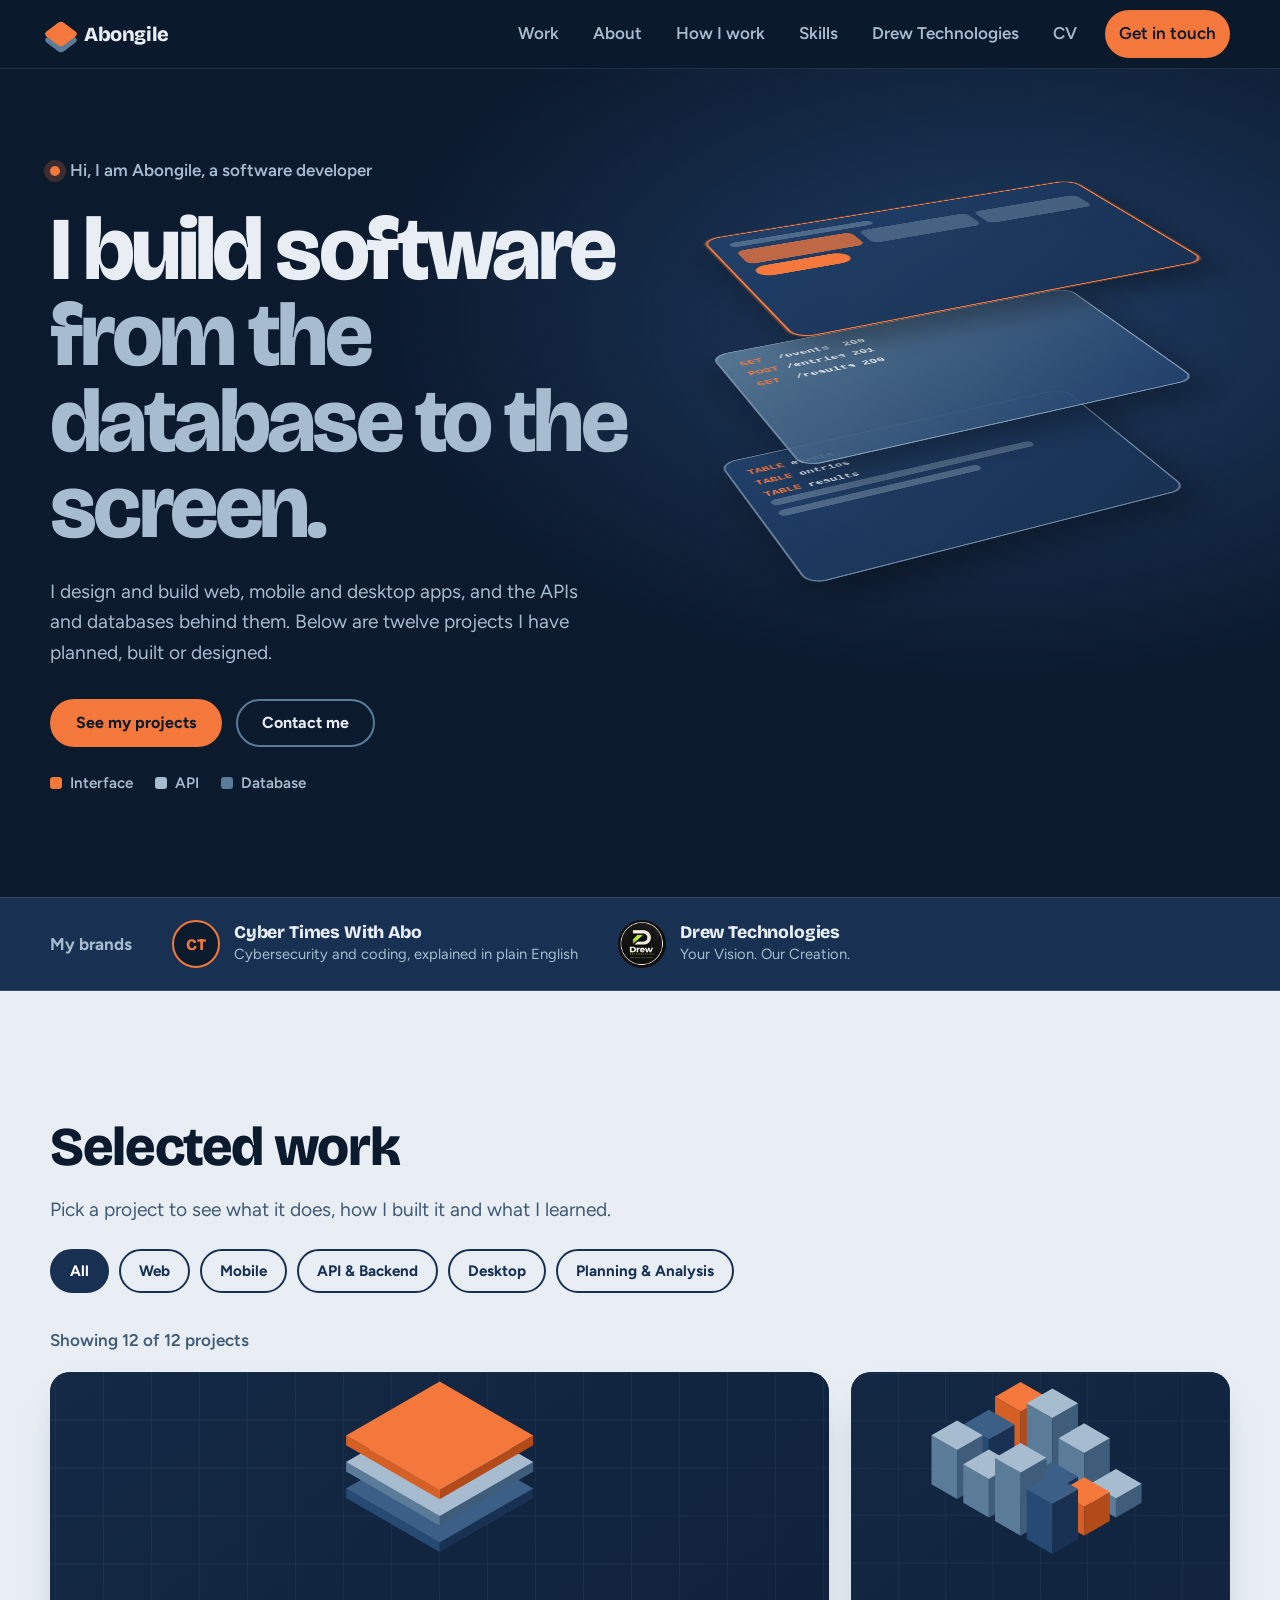
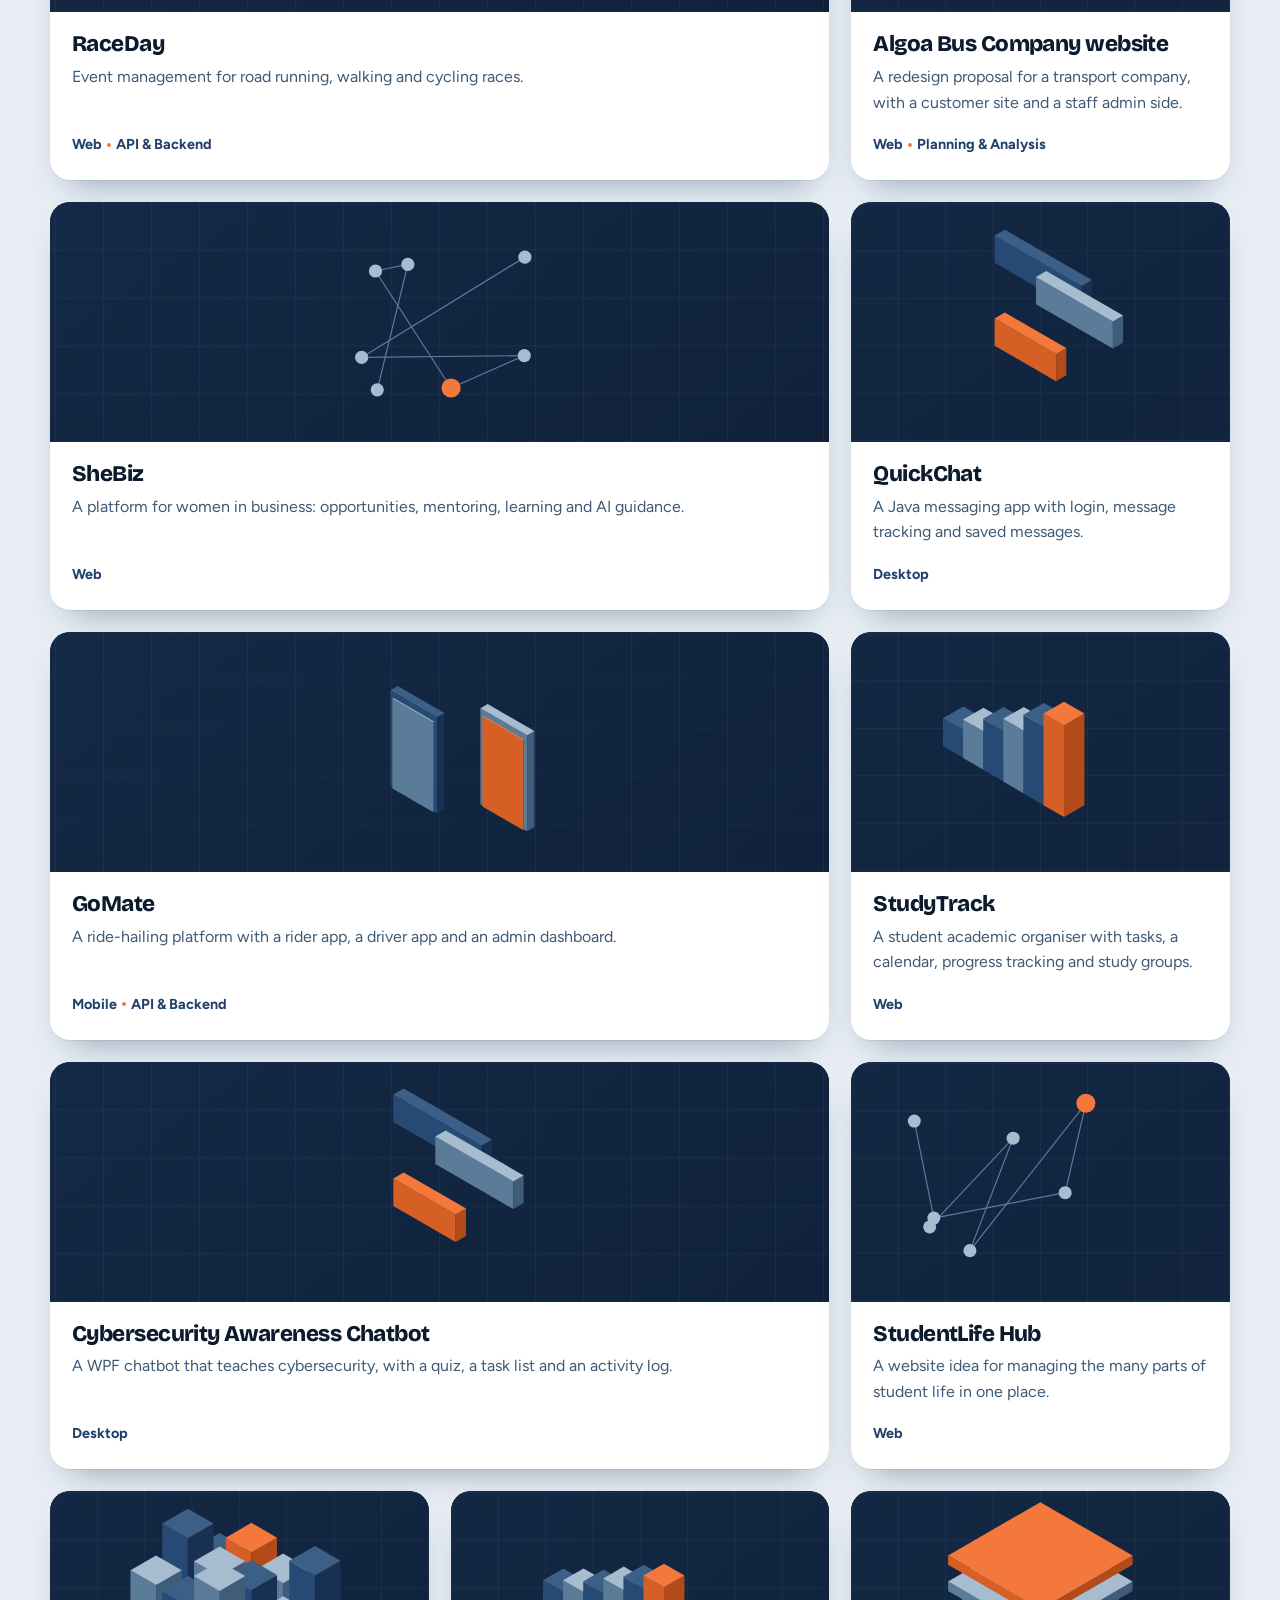
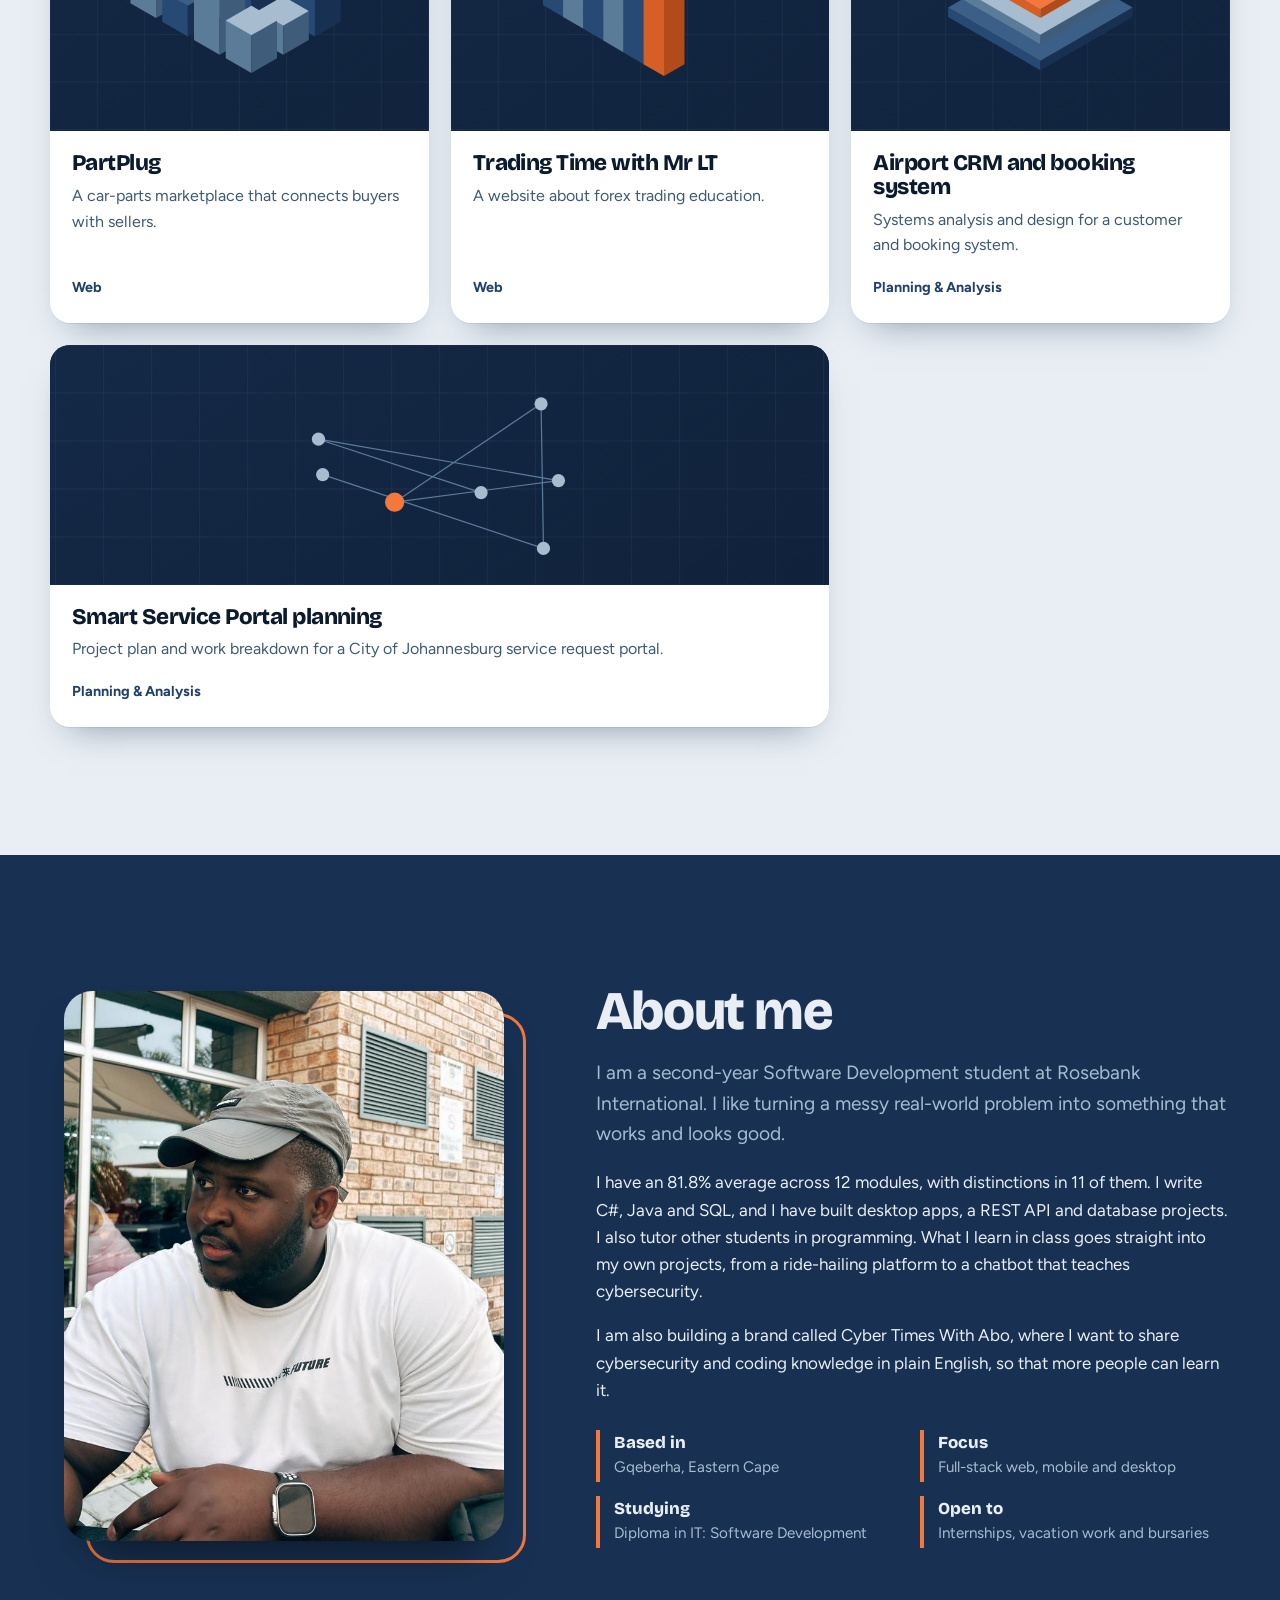
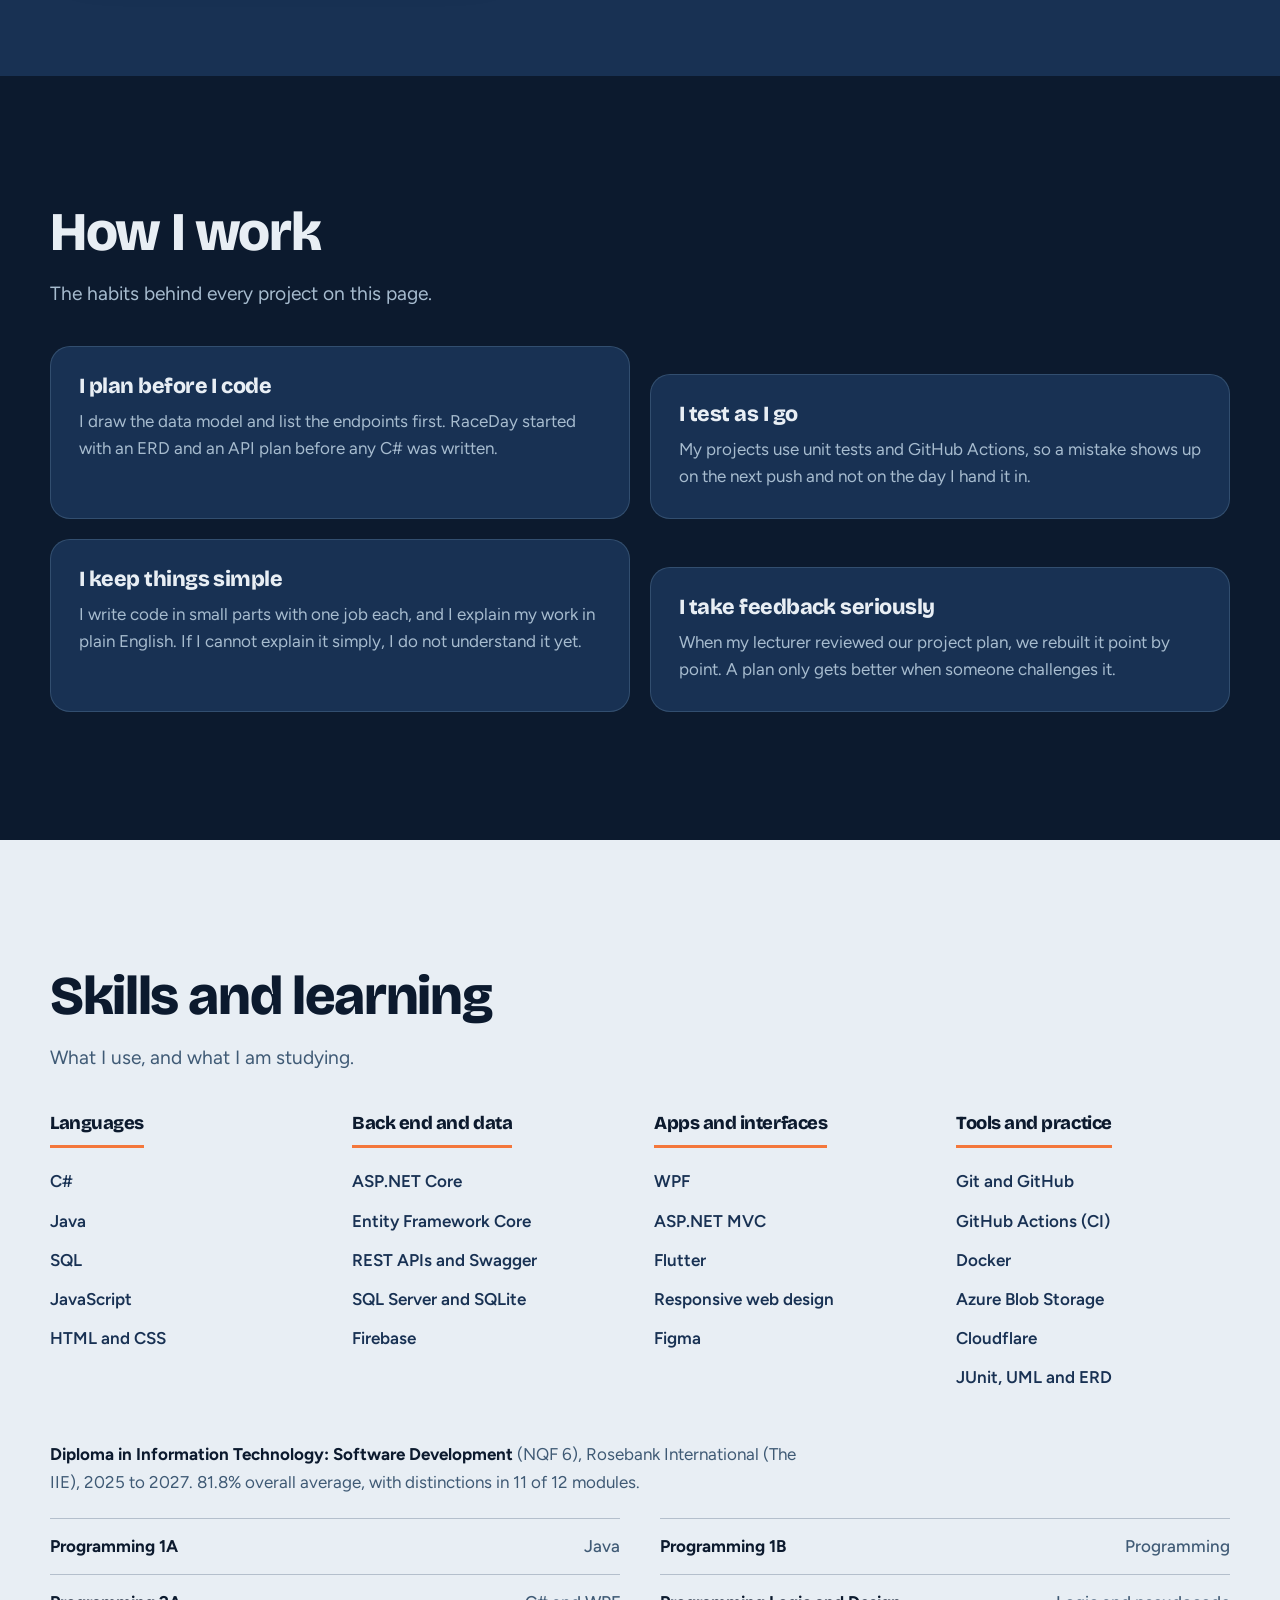
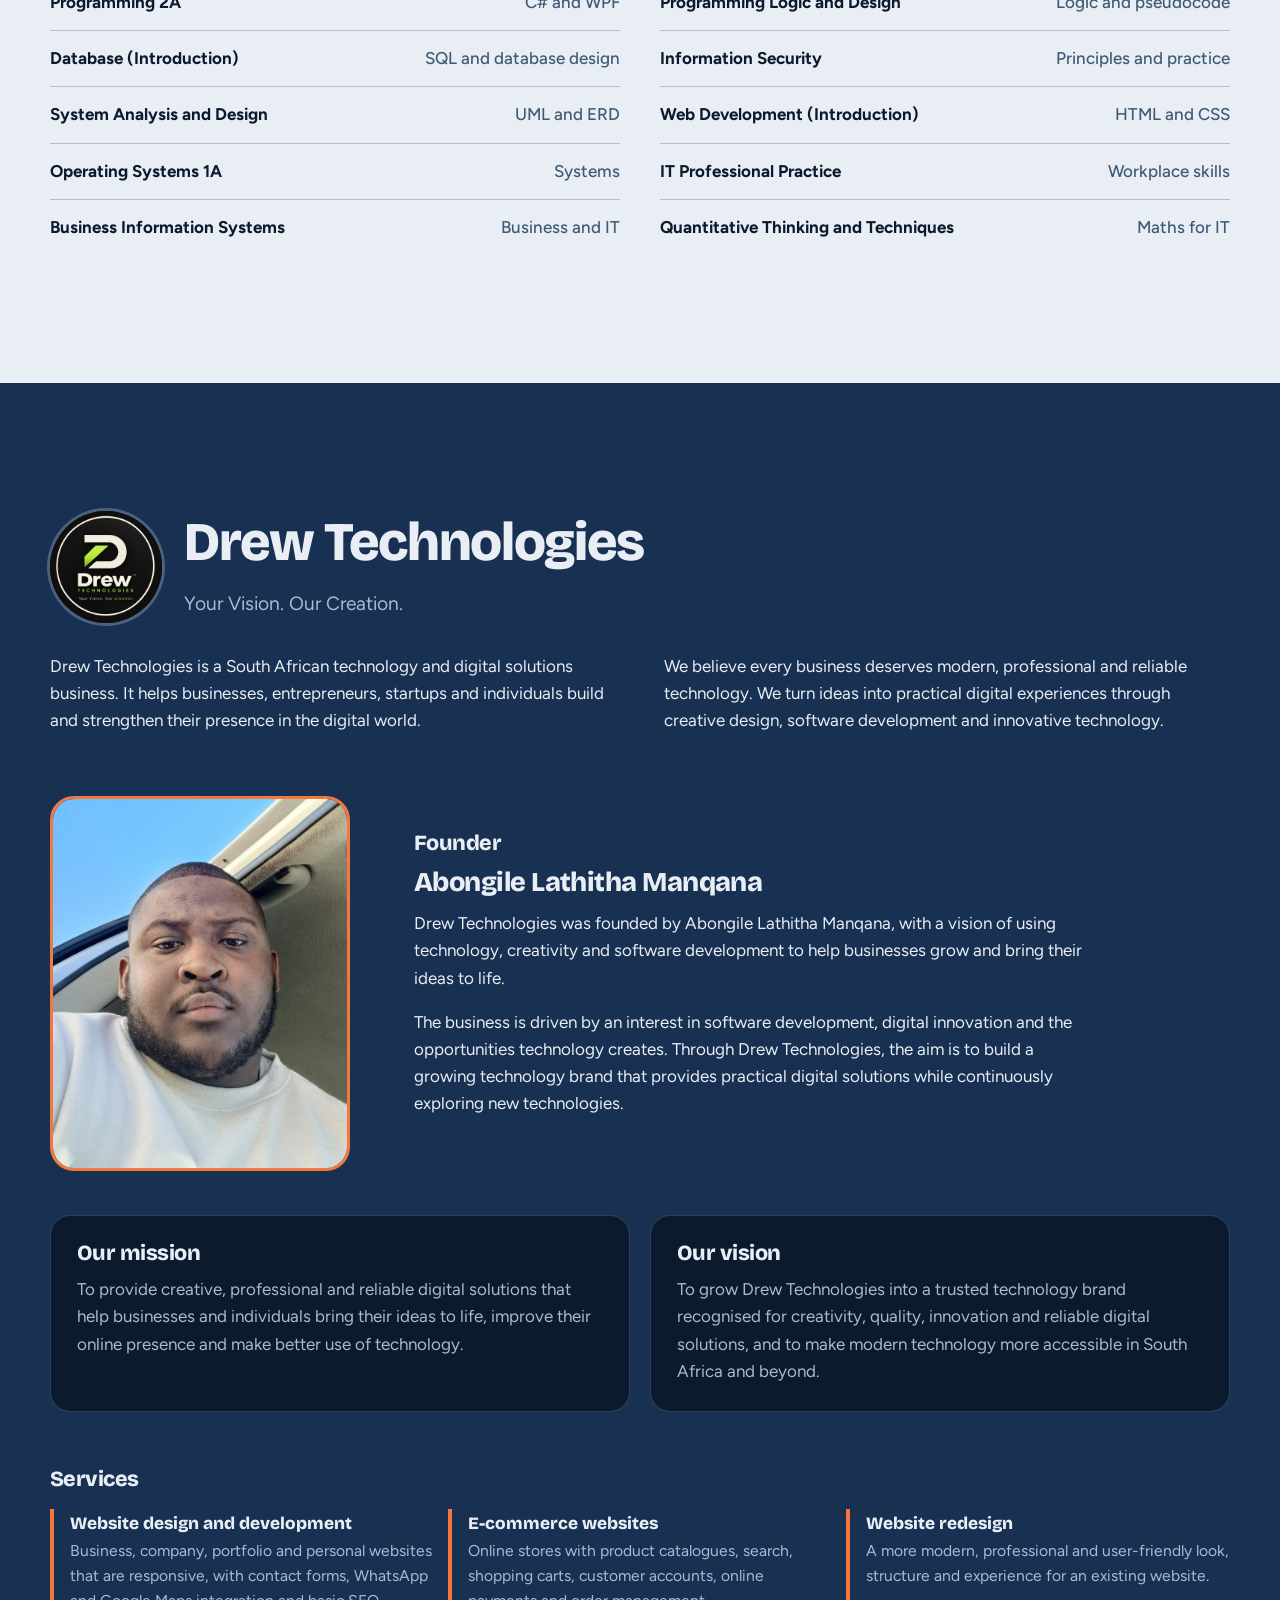
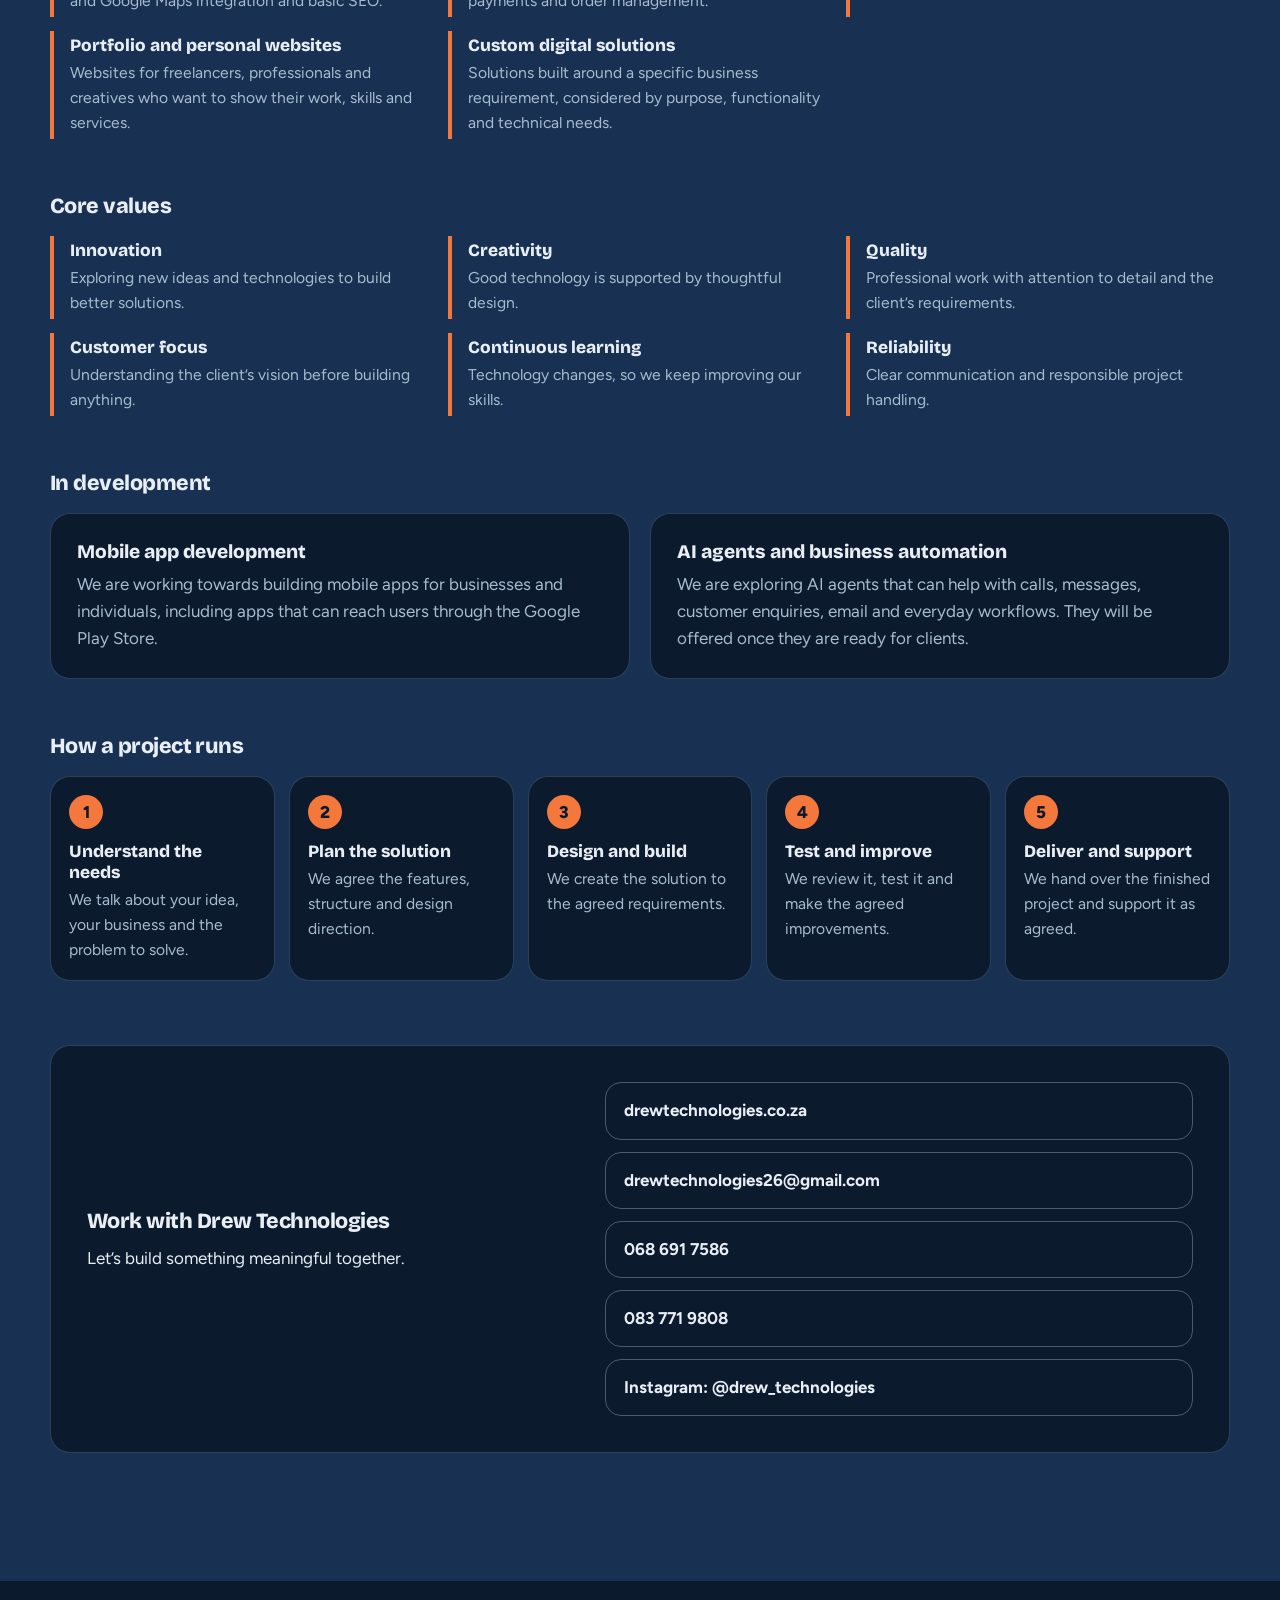
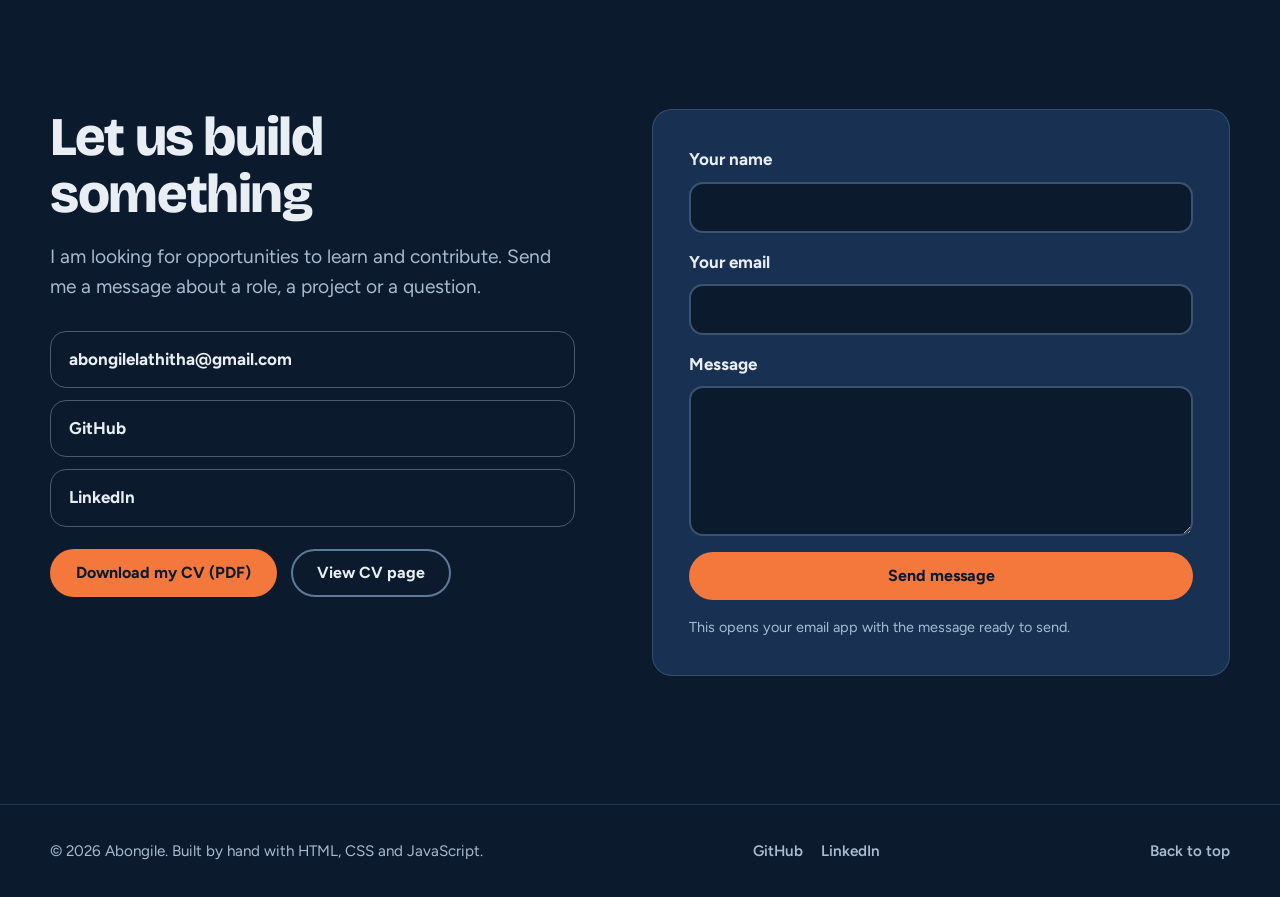
<file: portfolio/index.html>
<!doctype html>
<html lang="en">
<head>
  <meta charset="utf-8">
  <meta name="viewport" content="width=device-width, initial-scale=1, viewport-fit=cover">
  <title>Abongile | Software Developer</title>
  <meta name="description" content="Portfolio of Abongile, a software developer from South Africa. Web, mobile, desktop and API projects, from the database up to the screen.">
  <meta name="theme-color" content="#0c1a2e">
  <meta property="og:title" content="Abongile | Software Developer">
  <meta property="og:description" content="Web, mobile, desktop and API projects, from the database up to the screen.">
  <meta property="og:type" content="website">
  <link rel="icon" href="favicon.svg" type="image/svg+xml">
  <link rel="preconnect" href="https://fonts.googleapis.com">
  <link rel="preconnect" href="https://fonts.gstatic.com" crossorigin>
  <link href="https://fonts.googleapis.com/css2?family=Bricolage+Grotesque:opsz,wght@12..96,500;12..96,700;12..96,800&family=Figtree:wght@400;500;600;700&display=swap" rel="stylesheet">
  <link rel="stylesheet" href="css/styles.css">
</head>
<body>
  <a class="skip" href="#main">Skip to content</a>

  <header class="site-header">
    <div class="wrap bar">
      <a class="brand" href="#top" aria-label="Abongile, back to top"><span class="brand-mark" aria-hidden="true"></span>Abongile</a>
      <button class="menu-btn" id="menuBtn" type="button" aria-expanded="false" aria-controls="nav" aria-label="Open menu"><span></span></button>
      <nav class="nav" id="nav" aria-label="Main">
        <a href="#work">Work</a>
        <a href="#about">About</a>
        <a href="#how">How I work</a>
        <a href="#skills">Skills</a>
        <a href="#drew">Drew Technologies</a>
        <a href="cv.html">CV</a>
        <a class="nav-cta" href="#contact">Get in touch</a>
      </nav>
    </div>
  </header>

  <main id="main">
    <section class="hero" id="hero" aria-labelledby="hero-title">
      <div class="wrap hero-grid" id="top">
        <div>
          <p class="hello">Hi, I am Abongile, a software developer</p>
          <h1 id="hero-title">I build software
            <span class="l2">from the database to the screen.</span></h1>
          <p class="lede">I design and build web, mobile and desktop apps, and the APIs and databases behind them. Below are twelve projects I have planned, built or designed.</p>
          <div class="btn-row">
            <a class="btn btn--primary" href="#work">See my projects</a>
            <a class="btn btn--ghost" href="#contact">Contact me</a>
          </div>
          <ul class="legend" aria-label="What the picture shows">
            <li>Interface</li><li>API</li><li>Database</li>
          </ul>
        </div>

        <div class="stage" aria-hidden="true">
          <div class="rig" id="rig">
            <div class="slab slab--db">
              <div class="fake-code"><b>TABLE</b> events<br><b>TABLE</b> entries<br><b>TABLE</b> results</div>
              <div class="fake-row w80"></div><div class="fake-row w60"></div>
            </div>
            <div class="slab slab--api">
              <div class="fake-code"><b>GET</b>&nbsp; /events &nbsp;200<br><b>POST</b> /entries 201<br><b>GET</b>&nbsp; /results 200</div>
            </div>
            <div class="slab slab--ui">
              <div class="fake-row w40"></div>
              <div class="fake-tiles"><i></i><i></i><i></i></div>
              <span class="fake-btn"></span>
            </div>
          </div>
        </div>
      </div>
    </section>

    <section class="brands" aria-label="My brands">
      <div class="wrap brands-row">
        <p class="brands-label">My brands</p>
        <div class="brand-item">
          <span class="brand-badge brand-badge--ct" aria-hidden="true">CT</span>
          <div><strong>Cyber Times With Abo</strong><span>Cybersecurity and coding, explained in plain English</span></div>
        </div>
        <a class="brand-item brand-item--link" href="#drew">
          <span class="brand-badge" aria-hidden="true"><img src="assets/img/drew-logo.png" alt=""></span>
          <div><strong>Drew Technologies</strong><span>Your Vision. Our Creation.</span></div>
        </a>
      </div>
    </section>

    <section class="section section--light" id="work" aria-labelledby="work-title">
      <div class="wrap">
        <div class="work-head">
          <div>
            <h2 class="h2" id="work-title">Selected work</h2>
            <p class="lede" style="margin:0">Pick a project to see what it does, how I built it and what I learned.</p>
          </div>
          <div class="filters" id="filters" role="group" aria-label="Filter projects"></div>
        </div>
        <p class="count" id="count" aria-live="polite"></p>
        <div class="grid" id="grid"></div>
      </div>
    </section>

    <section class="section section--navy" id="about" aria-labelledby="about-title">
      <div class="wrap about-grid">
        <div class="portrait">
          <div class="portrait-frame">
            <img id="portraitImg" src="assets/img/profile.jpg" alt="Portrait of Abongile" width="800" height="1000" loading="lazy">
            <div class="portrait-fallback" id="portraitFallback" hidden aria-hidden="true">A</div>
          </div>
        </div>
        <div>
          <h2 class="h2" id="about-title">About me</h2>
          <p class="lede">I am a second-year Software Development student at Rosebank International. I like turning a messy real-world problem into something that works and looks good.</p>
          <p>I have an 81.8% average across 12 modules, with distinctions in 11 of them. I write C#, Java and SQL, and I have built desktop apps, a REST API and database projects. I also tutor other students in programming. What I learn in class goes straight into my own projects, from a ride-hailing platform to a chatbot that teaches cybersecurity.</p>
          <p>I am also building a brand called Cyber Times With Abo, where I want to share cybersecurity and coding knowledge in plain English, so that more people can learn it.</p>
          <div class="facts">
            <div class="fact"><strong>Based in</strong><span>Gqeberha, Eastern Cape</span></div>
            <div class="fact"><strong>Focus</strong><span>Full-stack web, mobile and desktop</span></div>
            <div class="fact"><strong>Studying</strong><span>Diploma in IT: Software Development</span></div>
            <div class="fact"><strong>Open to</strong><span>Internships, vacation work and bursaries</span></div>
          </div>
        </div>
      </div>
    </section>

    <section class="section" id="how" aria-labelledby="how-title">
      <div class="wrap">
        <h2 class="h2" id="how-title">How I work</h2>
        <p class="lede">The habits behind every project on this page.</p>
        <div class="work-grid">
          <div class="way"><h3>I plan before I code</h3><p>I draw the data model and list the endpoints first. RaceDay started with an ERD and an API plan before any C# was written.</p></div>
          <div class="way"><h3>I test as I go</h3><p>My projects use unit tests and GitHub Actions, so a mistake shows up on the next push and not on the day I hand it in.</p></div>
          <div class="way"><h3>I keep things simple</h3><p>I write code in small parts with one job each, and I explain my work in plain English. If I cannot explain it simply, I do not understand it yet.</p></div>
          <div class="way"><h3>I take feedback seriously</h3><p>When my lecturer reviewed our project plan, we rebuilt it point by point. A plan only gets better when someone challenges it.</p></div>
        </div>
      </div>
    </section>

    <section class="section section--light" id="skills" aria-labelledby="skills-title">
      <div class="wrap">
        <h2 class="h2" id="skills-title">Skills and learning</h2>
        <p class="lede">What I use, and what I am studying.</p>
        <div class="skills-grid">
          <div><h3>Languages</h3><ul><li>C#</li><li>Java</li><li>SQL</li><li>JavaScript</li><li>HTML and CSS</li></ul></div>
          <div><h3>Back end and data</h3><ul><li>ASP.NET Core</li><li>Entity Framework Core</li><li>REST APIs and Swagger</li><li>SQL Server and SQLite</li><li>Firebase</li></ul></div>
          <div><h3>Apps and interfaces</h3><ul><li>WPF</li><li>ASP.NET MVC</li><li>Flutter</li><li>Responsive web design</li><li>Figma</li></ul></div>
          <div><h3>Tools and practice</h3><ul><li>Git and GitHub</li><li>GitHub Actions (CI)</li><li>Docker</li><li>Azure Blob Storage</li><li>Cloudflare</li><li>JUnit, UML and ERD</li></ul></div>
        </div>
        <p class="edu-line"><strong>Diploma in Information Technology: Software Development</strong> (NQF 6), Rosebank International (The IIE), 2025 to 2027. 81.8% overall average, with distinctions in 11 of 12 modules.</p>
        <ul class="modules" aria-label="Modules I study">
          <li>Programming 1A <span>Java</span></li>
          <li>Programming 1B <span>Programming</span></li>
          <li>Programming 2A <span>C# and WPF</span></li>
          <li>Programming Logic and Design <span>Logic and pseudocode</span></li>
          <li>Database (Introduction) <span>SQL and database design</span></li>
          <li>Information Security <span>Principles and practice</span></li>
          <li>System Analysis and Design <span>UML and ERD</span></li>
          <li>Web Development (Introduction) <span>HTML and CSS</span></li>
          <li>Operating Systems 1A <span>Systems</span></li>
          <li>IT Professional Practice <span>Workplace skills</span></li>
          <li>Business Information Systems <span>Business and IT</span></li>
          <li>Quantitative Thinking and Techniques <span>Maths for IT</span></li>
        </ul>
      </div>
    </section>

    <section class="section section--navy" id="drew" aria-labelledby="drew-title">
      <div class="wrap">
        <div class="drew-head">
          <div class="drew-logo" aria-hidden="true">
            <!-- Save the company logo as assets/img/drew-logo.png (see README). Until then the D1 mark shows. -->
            <img src="assets/img/drew-logo.png" alt="" onerror="this.hidden=true;this.nextElementSibling.hidden=false">
            <span class="drew-logo-fallback" hidden>D1</span>
          </div>
          <div>
            <h2 class="h2" id="drew-title">Drew Technologies</h2>
            <p class="lede" style="margin:0">Your Vision. Our Creation.</p>
          </div>
        </div>

        <div class="drew-intro">
          <p>Drew Technologies is a South African technology and digital solutions business. It helps businesses, entrepreneurs, startups and individuals build and strengthen their presence in the digital world.</p>
          <p>We believe every business deserves modern, professional and reliable technology. We turn ideas into practical digital experiences through creative design, software development and innovative technology.</p>
        </div>

        <div class="founder">
          <figure class="founder-photo">
            <img src="assets/img/founder.jpg" alt="Abongile Lathitha Manqana, founder of Drew Technologies" width="724" height="905" loading="lazy">
          </figure>
          <div>
            <h3 class="sub">Founder</h3>
            <p class="founder-name">Abongile Lathitha Manqana</p>
            <p>Drew Technologies was founded by Abongile Lathitha Manqana, with a vision of using technology, creativity and software development to help businesses grow and bring their ideas to life.</p>
            <p>The business is driven by an interest in software development, digital innovation and the opportunities technology creates. Through Drew Technologies, the aim is to build a growing technology brand that provides practical digital solutions while continuously exploring new technologies.</p>
          </div>
        </div>

        <div class="mv">
          <div class="mv-card"><h3 class="sub">Our mission</h3><p>To provide creative, professional and reliable digital solutions that help businesses and individuals bring their ideas to life, improve their online presence and make better use of technology.</p></div>
          <div class="mv-card"><h3 class="sub">Our vision</h3><p>To grow Drew Technologies into a trusted technology brand recognised for creativity, quality, innovation and reliable digital solutions, and to make modern technology more accessible in South Africa and beyond.</p></div>
        </div>

        <h3 class="sub sub--gap">Services</h3>
        <ul class="svc">
          <li><strong>Website design and development</strong><span>Business, company, portfolio and personal websites that are responsive, with contact forms, WhatsApp and Google Maps integration and basic SEO.</span></li>
          <li><strong>E-commerce websites</strong><span>Online stores with product catalogues, search, shopping carts, customer accounts, online payments and order management.</span></li>
          <li><strong>Website redesign</strong><span>A more modern, professional and user-friendly look, structure and experience for an existing website.</span></li>
          <li><strong>Portfolio and personal websites</strong><span>Websites for freelancers, professionals and creatives who want to show their work, skills and services.</span></li>
          <li><strong>Custom digital solutions</strong><span>Solutions built around a specific business requirement, considered by purpose, functionality and technical needs.</span></li>
        </ul>

        <h3 class="sub sub--gap">Core values</h3>
        <ul class="vals">
          <li><strong>Innovation</strong><span>Exploring new ideas and technologies to build better solutions.</span></li>
          <li><strong>Creativity</strong><span>Good technology is supported by thoughtful design.</span></li>
          <li><strong>Quality</strong><span>Professional work with attention to detail and the client&rsquo;s requirements.</span></li>
          <li><strong>Customer focus</strong><span>Understanding the client&rsquo;s vision before building anything.</span></li>
          <li><strong>Continuous learning</strong><span>Technology changes, so we keep improving our skills.</span></li>
          <li><strong>Reliability</strong><span>Clear communication and responsible project handling.</span></li>
        </ul>

        <h3 class="sub sub--gap">In development</h3>
        <div class="mv">
          <div class="mv-card"><h4>Mobile app development</h4><p>We are working towards building mobile apps for businesses and individuals, including apps that can reach users through the Google Play Store.</p></div>
          <div class="mv-card"><h4>AI agents and business automation</h4><p>We are exploring AI agents that can help with calls, messages, customer enquiries, email and everyday workflows. They will be offered once they are ready for clients.</p></div>
        </div>

        <h3 class="sub sub--gap">How a project runs</h3>
        <ol class="steps">
          <li><strong>Understand the needs</strong><span>We talk about your idea, your business and the problem to solve.</span></li>
          <li><strong>Plan the solution</strong><span>We agree the features, structure and design direction.</span></li>
          <li><strong>Design and build</strong><span>We create the solution to the agreed requirements.</span></li>
          <li><strong>Test and improve</strong><span>We review it, test it and make the agreed improvements.</span></li>
          <li><strong>Deliver and support</strong><span>We hand over the finished project and support it as agreed.</span></li>
        </ol>

        <div class="drew-contact">
          <div>
            <h3 class="sub">Work with Drew Technologies</h3>
            <p>Let&rsquo;s build something meaningful together.</p>
          </div>
          <div class="contact-links">
            <a href="https://drewtechnologies.co.za" target="_blank" rel="noopener">drewtechnologies.co.za</a>
            <a href="mailto:drewtechnologies26@gmail.com">drewtechnologies26@gmail.com</a>
            <a href="tel:+27686917586">068 691 7586</a>
            <a href="tel:+27837719808">083 771 9808</a>
            <a href="https://www.instagram.com/drew_technologies/" target="_blank" rel="noopener">Instagram: @drew_technologies</a>
          </div>
        </div>
      </div>
    </section>

    <section class="section" id="contact" aria-labelledby="contact-title">
      <div class="wrap contact-grid">
        <div>
          <h2 class="h2" id="contact-title">Let us build something</h2>
          <p class="lede">I am looking for opportunities to learn and contribute. Send me a message about a role, a project or a question.</p>
          <div class="contact-links" id="contactLinks">
            <a href="#" data-site-email></a>
          </div>
          <div class="btn-row" style="margin-top:22px"><a class="btn btn--primary" href="assets/cv/Abongile_Manqana_CV.pdf" download>Download my CV (PDF)</a><a class="btn btn--ghost" href="cv.html">View CV page</a></div>
        </div>
        <form class="form" id="contactForm">
          <label>Your name<input name="name" type="text" autocomplete="name" required></label>
          <label>Your email<input name="email" type="email" autocomplete="email" required></label>
          <label>Message<textarea name="message" required></textarea></label>
          <button class="btn btn--primary" type="submit">Send message</button>
          <p class="form-note">This opens your email app with the message ready to send.</p>
        </form>
      </div>
    </section>
  </main>

  <footer class="site-footer">
    <div class="wrap foot">
      <span>&copy; <span id="year">2026</span> Abongile. Built by hand with HTML, CSS and JavaScript.</span>
      <span id="footLinks"></span>
      <a href="#top">Back to top</a>
    </div>
  </footer>

  <script src="js/site-config.js"></script>
  <script src="js/projects-data.js"></script>
  <script src="js/main.js"></script>
</body>
</html>
</file>
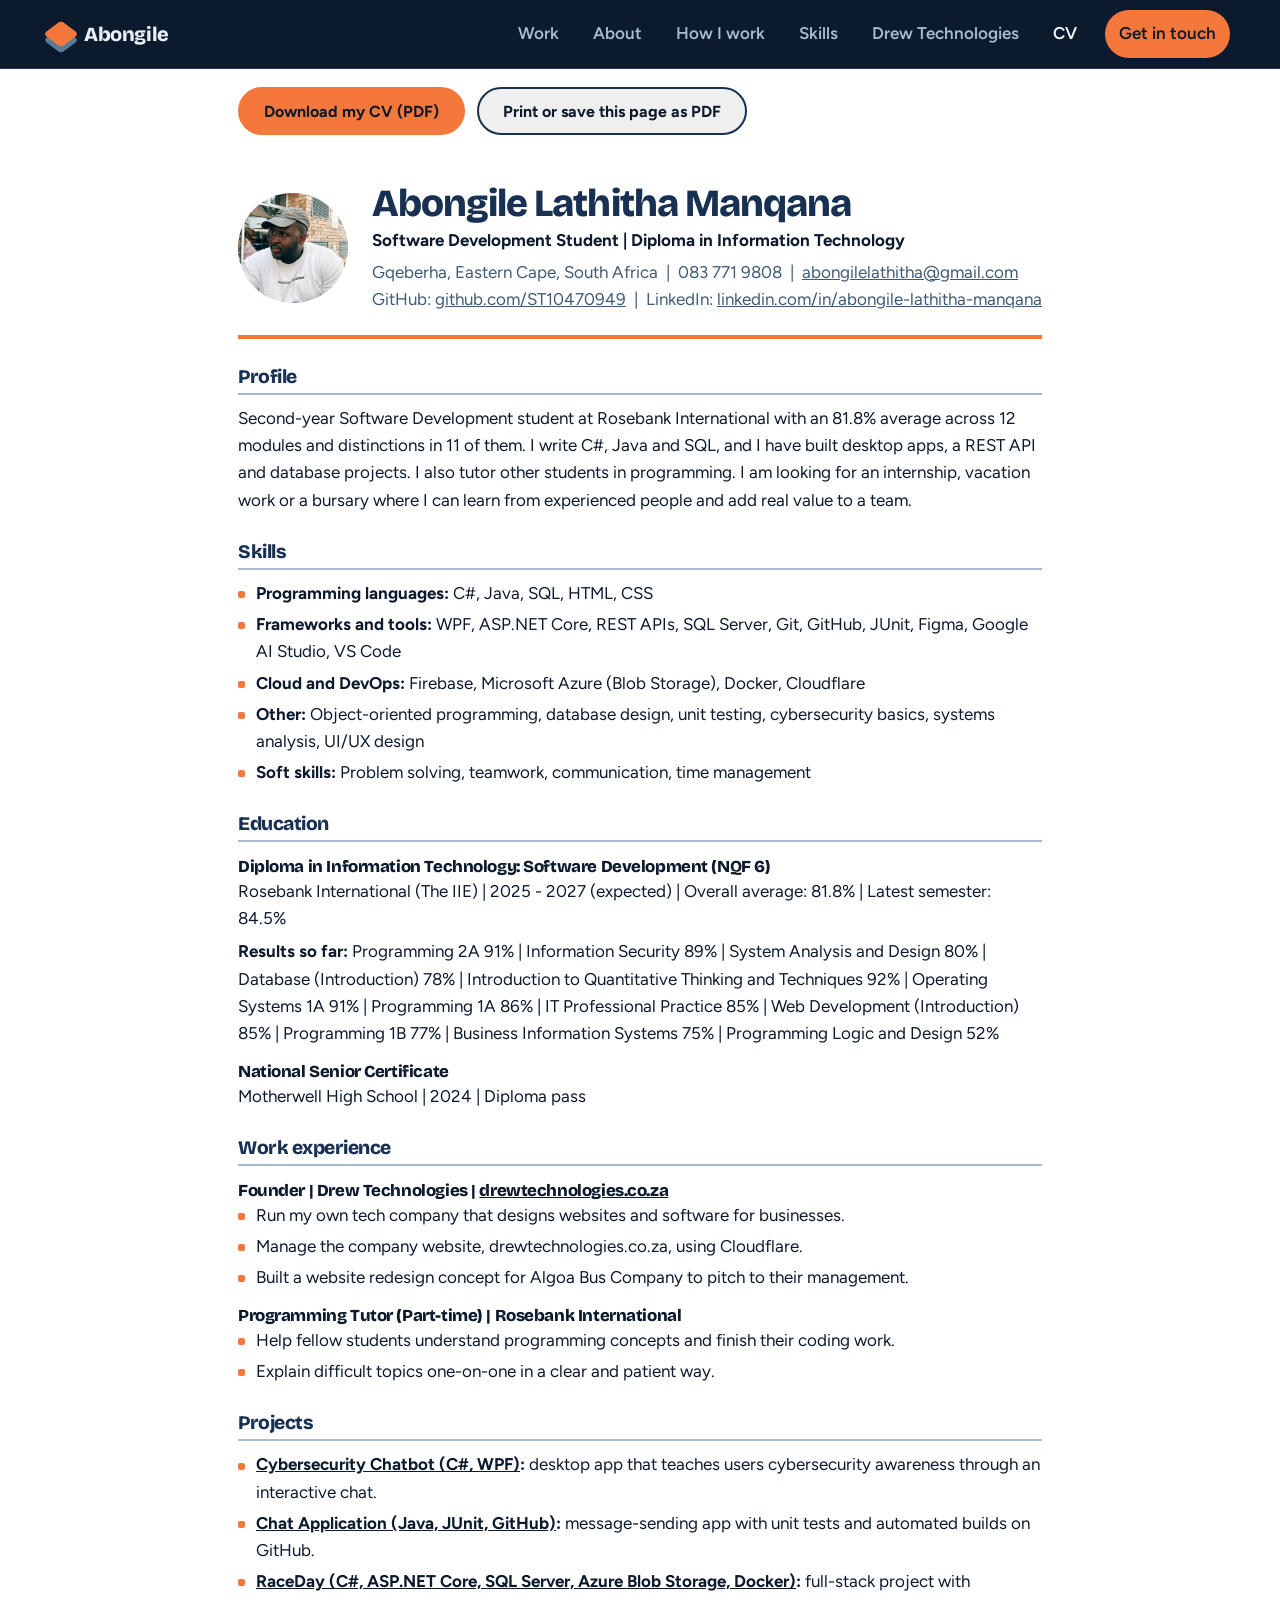
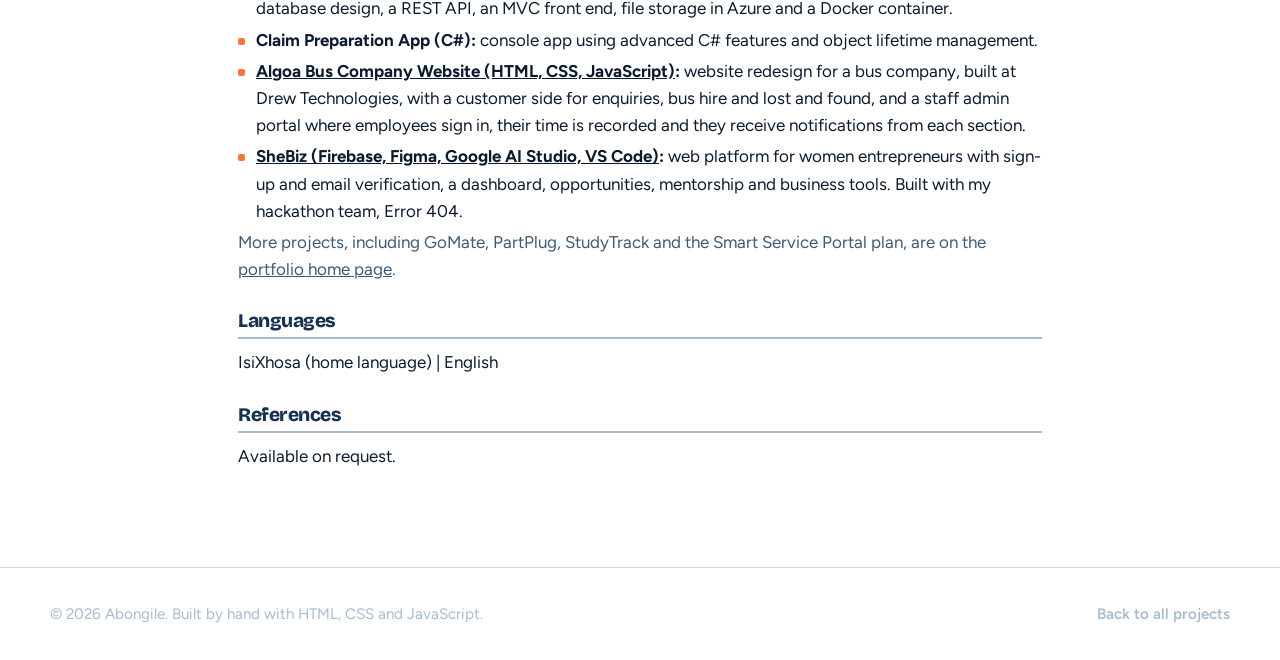
<file: portfolio/cv.html>
<!doctype html>
<html lang="en">
<head>
  <meta charset="utf-8">
  <meta name="viewport" content="width=device-width, initial-scale=1, viewport-fit=cover">
  <title>CV | Abongile Lathitha Manqana</title>
  <meta name="description" content="Curriculum vitae of Abongile Lathitha Manqana, Software Developer.">
  <meta name="theme-color" content="#0c1a2e">
  <meta property="og:title" content="CV | Abongile Lathitha Manqana">
  <meta property="og:description" content="Curriculum vitae of Abongile Lathitha Manqana, Software Developer.">
  <link rel="icon" href="favicon.svg" type="image/svg+xml">
  <link rel="preconnect" href="https://fonts.googleapis.com">
  <link rel="preconnect" href="https://fonts.gstatic.com" crossorigin>
  <link href="https://fonts.googleapis.com/css2?family=Bricolage+Grotesque:opsz,wght@12..96,500;12..96,700;12..96,800&family=Figtree:wght@400;500;600;700&display=swap" rel="stylesheet">
  <link rel="stylesheet" href="css/styles.css">
</head>
<body class="cv">
<a class="skip" href="#main">Skip to content</a>
<header class="site-header">
  <div class="wrap bar">
    <a class="brand" href="index.html" aria-label="Abongile, home"><span class="brand-mark" aria-hidden="true"></span>Abongile</a>
    <button class="menu-btn" id="menuBtn" type="button" aria-expanded="false" aria-controls="nav" aria-label="Open menu"><span></span></button>
    <nav class="nav" id="nav" aria-label="Main">
      <a href="index.html#work">Work</a>
      <a href="index.html#about">About</a>
      <a href="index.html#how">How I work</a>
      <a href="index.html#skills">Skills</a>
      <a href="index.html#drew">Drew Technologies</a>
      <a href="cv.html" aria-current="page">CV</a>
      <a class="nav-cta" href="index.html#contact">Get in touch</a>
    </nav>
  </div>
</header>
<div class="cv-actions">
  <a class="btn btn--primary" href="assets/cv/Abongile_Manqana_CV.pdf" download>Download my CV (PDF)</a>
  <button class="btn btn--ghost" type="button" onclick="window.print()">Print or save this page as PDF</button>
</div>
<main id="main" class="cv-sheet">
  <div class="cv-head">
    <img src="assets/img/profile.jpg" alt="" width="110" height="110" onerror="this.style.display='none'">
    <div>
      <h1>Abongile Lathitha Manqana</h1>
      <p style="margin:4px 0"><strong>Software Development Student | Diploma in Information Technology</strong></p>
      <p class="muted" style="margin:0">Gqeberha, Eastern Cape, South Africa &nbsp;|&nbsp; 083 771 9808 &nbsp;|&nbsp; <a href="mailto:abongilelathitha@gmail.com">abongilelathitha@gmail.com</a></p>
      <p class="muted" style="margin:0">GitHub: <a href="https://github.com/ST10470949" target="_blank" rel="noopener">github.com/ST10470949</a> &nbsp;|&nbsp; LinkedIn: <a href="https://www.linkedin.com/in/abongile-lathitha-manqana" target="_blank" rel="noopener">linkedin.com/in/abongile-lathitha-manqana</a></p>
    </div>
  </div>

  <h2>Profile</h2>
  <p>Second-year Software Development student at Rosebank International with an 81.8% average across 12 modules and distinctions in 11 of them. I write C#, Java and SQL, and I have built desktop apps, a REST API and database projects. I also tutor other students in programming. I am looking for an internship, vacation work or a bursary where I can learn from experienced people and add real value to a team.</p>

  <h2>Skills</h2>
  <ul class="dots"><li><strong>Programming languages:</strong> C#, Java, SQL, HTML, CSS</li><li><strong>Frameworks and tools:</strong> WPF, ASP.NET Core, REST APIs, SQL Server, Git, GitHub, JUnit, Figma, Google AI Studio, VS Code</li><li><strong>Cloud and DevOps:</strong> Firebase, Microsoft Azure (Blob Storage), Docker, Cloudflare</li><li><strong>Other:</strong> Object-oriented programming, database design, unit testing, cybersecurity basics, systems analysis, UI/UX design</li><li><strong>Soft skills:</strong> Problem solving, teamwork, communication, time management</li></ul>

  <h2>Education</h2>
  <h3>Diploma in Information Technology: Software Development (NQF 6)</h3>
  <p style="margin:0">Rosebank International (The IIE) | 2025 - 2027 (expected) | Overall average: 81.8% | Latest semester: 84.5%</p>
  <p style="margin:6px 0 0"><strong>Results so far:</strong> Programming 2A 91% | Information Security 89% | System Analysis and Design 80% | Database (Introduction) 78% | Introduction to Quantitative Thinking and Techniques 92% | Operating Systems 1A 91% | Programming 1A 86% | IT Professional Practice 85% | Web Development (Introduction) 85% | Programming 1B 77% | Business Information Systems 75% | Programming Logic and Design 52%</p>
  <h3>National Senior Certificate</h3>
  <p style="margin:0">Motherwell High School | 2024 | Diploma pass</p>

  <h2>Work experience</h2>
  <h3>Founder | Drew Technologies | <a href="https://drewtechnologies.co.za" target="_blank" rel="noopener">drewtechnologies.co.za</a></h3>
  <ul class="dots">
    <li>Run my own tech company that designs websites and software for businesses.</li>
    <li>Manage the company website, drewtechnologies.co.za, using Cloudflare.</li>
    <li>Built a website redesign concept for Algoa Bus Company to pitch to their management.</li>
  </ul>
  <h3>Programming Tutor (Part-time) | Rosebank International</h3>
  <ul class="dots">
    <li>Help fellow students understand programming concepts and finish their coding work.</li>
    <li>Explain difficult topics one-on-one in a clear and patient way.</li>
  </ul>

  <h2>Projects</h2>
  <ul class="dots"><li><strong><a href="projects/cyber-chatbot.html">Cybersecurity Chatbot (C#, WPF)</a>:</strong> desktop app that teaches users cybersecurity awareness through an interactive chat.</li><li><strong><a href="projects/quickchat.html">Chat Application (Java, JUnit, GitHub)</a>:</strong> message-sending app with unit tests and automated builds on GitHub.</li><li><strong><a href="projects/raceday.html">RaceDay (C#, ASP.NET Core, SQL Server, Azure Blob Storage, Docker)</a>:</strong> full-stack project with database design, a REST API, an MVC front end, file storage in Azure and a Docker container.</li><li><strong>Claim Preparation App (C#):</strong> console app using advanced C# features and object lifetime management.</li><li><strong><a href="projects/algoa-bus.html">Algoa Bus Company Website (HTML, CSS, JavaScript)</a>:</strong> website redesign for a bus company, built at Drew Technologies, with a customer side for enquiries, bus hire and lost and found, and a staff admin portal where employees sign in, their time is recorded and they receive notifications from each section.</li><li><strong><a href="projects/shebiz.html">SheBiz (Firebase, Figma, Google AI Studio, VS Code)</a>:</strong> web platform for women entrepreneurs with sign-up and email verification, a dashboard, opportunities, mentorship and business tools. Built with my hackathon team, Error 404.</li></ul>
  <p class="muted">More projects, including GoMate, PartPlug, StudyTrack and the Smart Service Portal plan, are on the <a href="index.html#work">portfolio home page</a>.</p>

  <h2>Languages</h2>
  <p>IsiXhosa (home language) | English</p>

  <h2>References</h2>
  <p>Available on request.</p>
</main>
<footer class="site-footer">
  <div class="wrap foot">
    <span>&copy; 2026 Abongile. Built by hand with HTML, CSS and JavaScript.</span>
    <a href="index.html#work">Back to all projects</a>
  </div>
</footer>
<script src="js/main.js"></script>
</body>
</html>
</file>
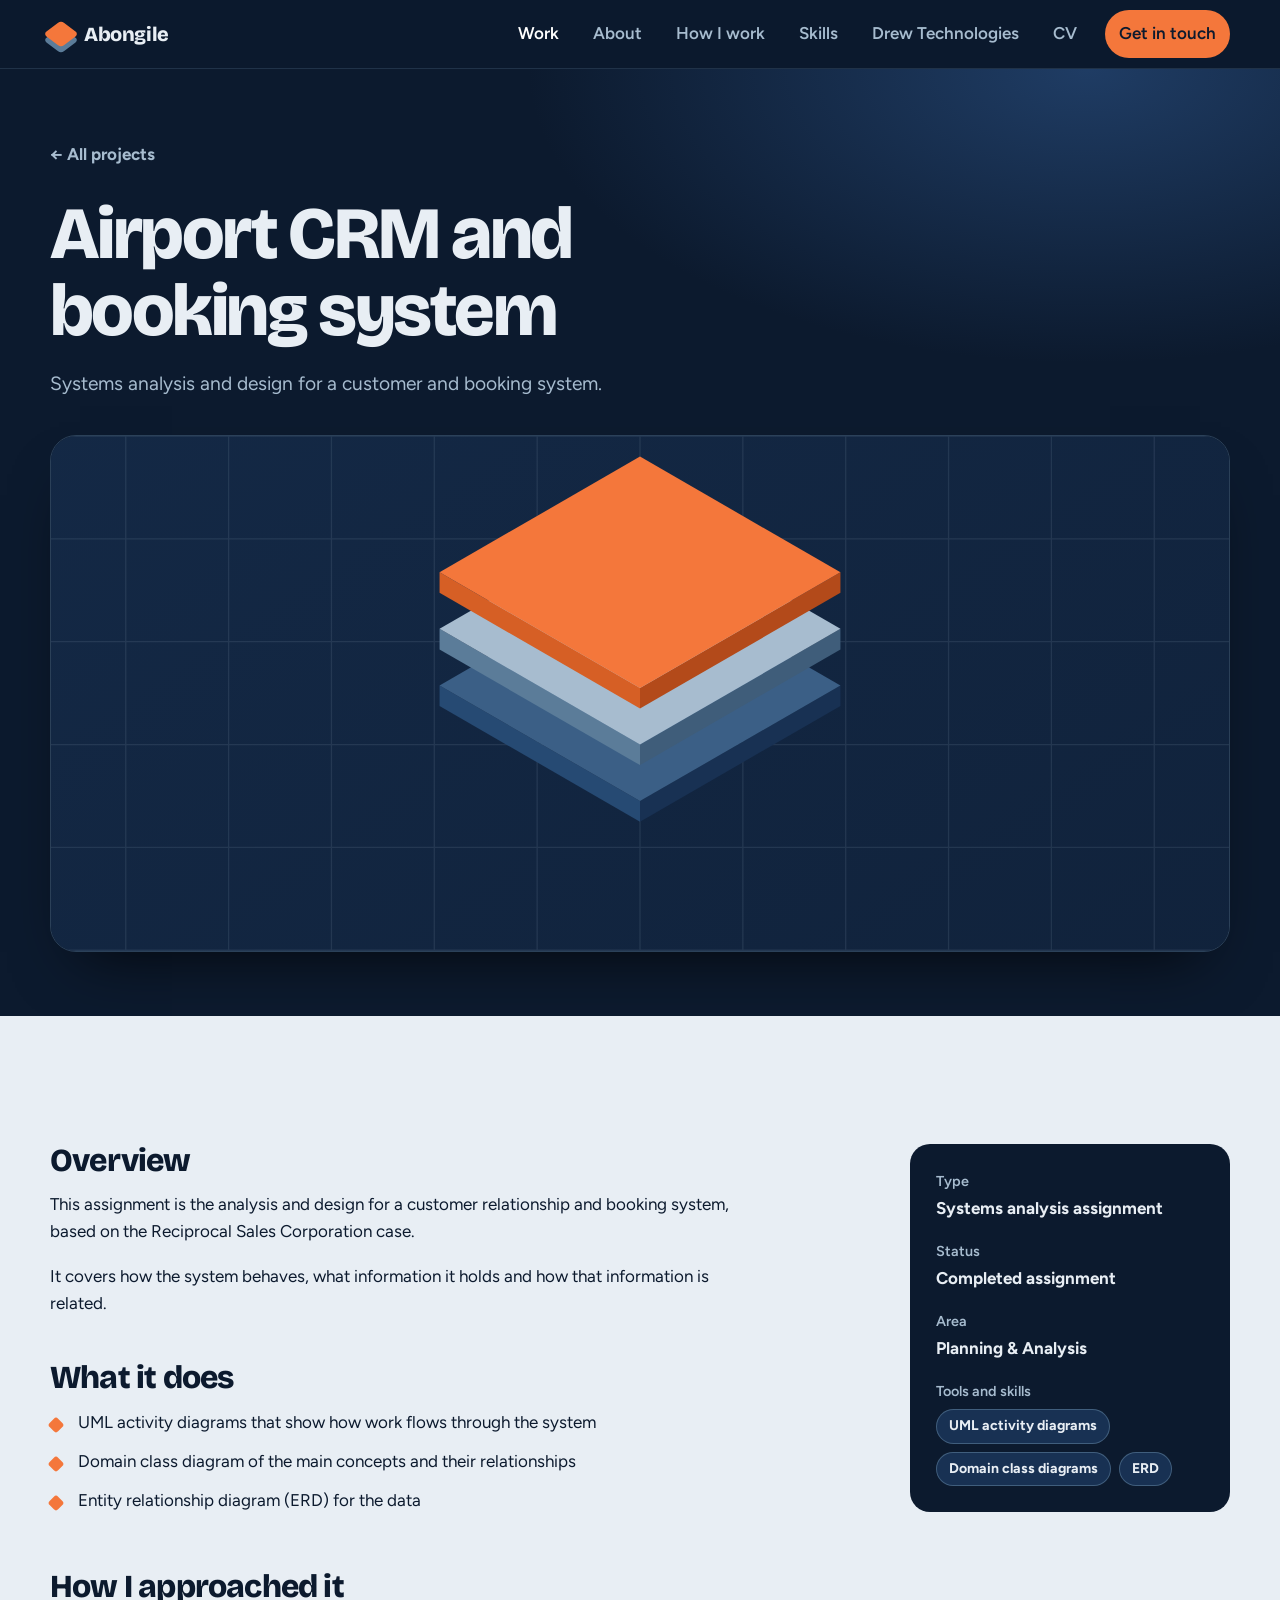
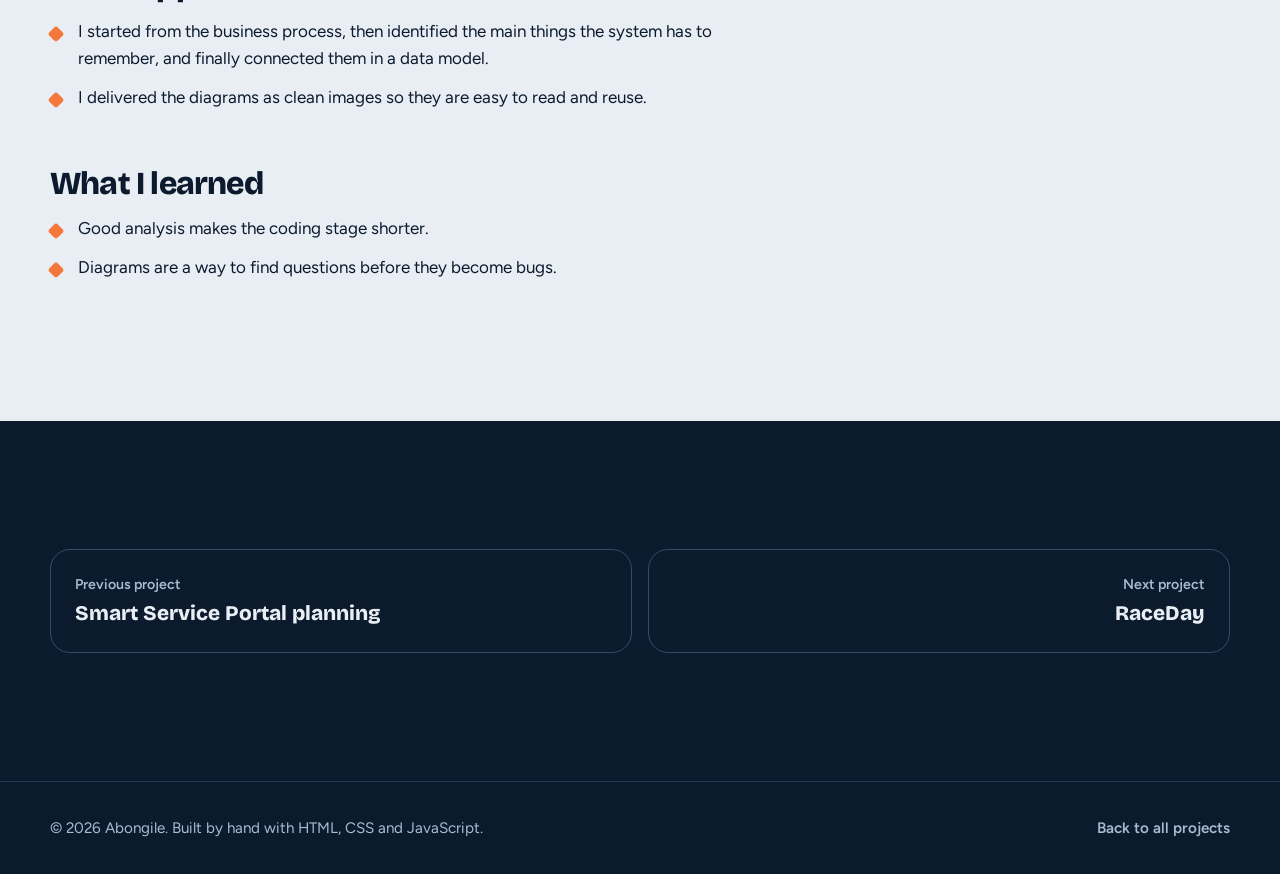
<file: portfolio/projects/airport-crm.html>
<!doctype html>
<html lang="en">
<head>
  <meta charset="utf-8">
  <meta name="viewport" content="width=device-width, initial-scale=1, viewport-fit=cover">
  <title>Airport CRM and booking system | Abongile</title>
  <meta name="description" content="Systems analysis and design for a customer and booking system.">
  <meta name="theme-color" content="#0c1a2e">
  <meta property="og:title" content="Airport CRM and booking system | Abongile">
  <meta property="og:description" content="Systems analysis and design for a customer and booking system.">
  <link rel="icon" href="../favicon.svg" type="image/svg+xml">
  <link rel="preconnect" href="https://fonts.googleapis.com">
  <link rel="preconnect" href="https://fonts.gstatic.com" crossorigin>
  <link href="https://fonts.googleapis.com/css2?family=Bricolage+Grotesque:opsz,wght@12..96,500;12..96,700;12..96,800&family=Figtree:wght@400;500;600;700&display=swap" rel="stylesheet">
  <link rel="stylesheet" href="../css/styles.css">
</head>
<body>
<a class="skip" href="#main">Skip to content</a>
<header class="site-header">
  <div class="wrap bar">
    <a class="brand" href="../index.html" aria-label="Abongile, home"><span class="brand-mark" aria-hidden="true"></span>Abongile</a>
    <button class="menu-btn" id="menuBtn" type="button" aria-expanded="false" aria-controls="nav" aria-label="Open menu"><span></span></button>
    <nav class="nav" id="nav" aria-label="Main">
      <a href="../index.html#work" aria-current="page">Work</a>
      <a href="../index.html#about">About</a>
      <a href="../index.html#how">How I work</a>
      <a href="../index.html#skills">Skills</a>
      <a href="../index.html#drew">Drew Technologies</a>
      <a href="../cv.html">CV</a>
      <a class="nav-cta" href="../index.html#contact">Get in touch</a>
    </nav>
  </div>
</header>
<main id="main">
  <section class="p-hero">
    <div class="wrap">
      <a class="crumb" href="../index.html#work">&#8592; All projects</a>
      <h1>Airport CRM and booking system</h1>
      <p class="lede">Systems analysis and design for a customer and booking system.</p>
      <div class="p-cover"><svg class="cover-svg" viewBox="0 0 640 400" preserveAspectRatio="xMidYMid meet" xmlns="http://www.w3.org/2000/svg" role="img" aria-label="Illustration for Airport CRM and booking system"><defs><linearGradient id="g3644667029" x1="0" y1="0" x2="1" y2="1"><stop offset="0" stop-color="#183153"/><stop offset="1" stop-color="#0c1a2e"/></linearGradient></defs><rect x="-1200" y="-800" width="3040" height="2000" fill="url(#g3644667029)"/><g opacity=".12" stroke="#a7bccf" stroke-width="1"><line x1="-720" y1="-800" x2="-720" y2="1200"/><line x1="-640" y1="-800" x2="-640" y2="1200"/><line x1="-560" y1="-800" x2="-560" y2="1200"/><line x1="-480" y1="-800" x2="-480" y2="1200"/><line x1="-400" y1="-800" x2="-400" y2="1200"/><line x1="-320" y1="-800" x2="-320" y2="1200"/><line x1="-240" y1="-800" x2="-240" y2="1200"/><line x1="-160" y1="-800" x2="-160" y2="1200"/><line x1="-80" y1="-800" x2="-80" y2="1200"/><line x1="0" y1="-800" x2="0" y2="1200"/><line x1="80" y1="-800" x2="80" y2="1200"/><line x1="160" y1="-800" x2="160" y2="1200"/><line x1="240" y1="-800" x2="240" y2="1200"/><line x1="320" y1="-800" x2="320" y2="1200"/><line x1="400" y1="-800" x2="400" y2="1200"/><line x1="480" y1="-800" x2="480" y2="1200"/><line x1="560" y1="-800" x2="560" y2="1200"/><line x1="640" y1="-800" x2="640" y2="1200"/><line x1="720" y1="-800" x2="720" y2="1200"/><line x1="800" y1="-800" x2="800" y2="1200"/><line x1="880" y1="-800" x2="880" y2="1200"/><line x1="960" y1="-800" x2="960" y2="1200"/><line x1="1040" y1="-800" x2="1040" y2="1200"/><line x1="1120" y1="-800" x2="1120" y2="1200"/><line x1="1200" y1="-800" x2="1200" y2="1200"/><line x1="1280" y1="-800" x2="1280" y2="1200"/><line x1="1360" y1="-800" x2="1360" y2="1200"/><line x1="-1200" y1="-400" x2="1840" y2="-400"/><line x1="-1200" y1="-320" x2="1840" y2="-320"/><line x1="-1200" y1="-240" x2="1840" y2="-240"/><line x1="-1200" y1="-160" x2="1840" y2="-160"/><line x1="-1200" y1="-80" x2="1840" y2="-80"/><line x1="-1200" y1="0" x2="1840" y2="0"/><line x1="-1200" y1="80" x2="1840" y2="80"/><line x1="-1200" y1="160" x2="1840" y2="160"/><line x1="-1200" y1="240" x2="1840" y2="240"/><line x1="-1200" y1="320" x2="1840" y2="320"/><line x1="-1200" y1="400" x2="1840" y2="400"/><line x1="-1200" y1="480" x2="1840" y2="480"/><line x1="-1200" y1="560" x2="1840" y2="560"/><line x1="-1200" y1="640" x2="1840" y2="640"/><line x1="-1200" y1="720" x2="1840" y2="720"/></g><polygon points="164.1,194.0 320.0,284.0 320.0,300.0 164.1,210.0" fill="#264a73"/><polygon points="475.9,194.0 320.0,284.0 320.0,300.0 475.9,210.0" fill="#183153"/><polygon points="320.0,104.0 475.9,194.0 320.0,284.0 164.1,194.0" fill="#3b5f86"/><polygon points="164.1,150.0 320.0,240.0 320.0,256.0 164.1,166.0" fill="#5b7c99"/><polygon points="475.9,150.0 320.0,240.0 320.0,256.0 475.9,166.0" fill="#3f5d7a"/><polygon points="320.0,60.0 475.9,150.0 320.0,240.0 164.1,150.0" fill="#a7bccf"/><polygon points="164.1,106.0 320.0,196.0 320.0,212.0 164.1,122.0" fill="#d65f25"/><polygon points="475.9,106.0 320.0,196.0 320.0,212.0 475.9,122.0" fill="#b34a1a"/><polygon points="320.0,16.0 475.9,106.0 320.0,196.0 164.1,106.0" fill="#f4773b"/></svg></div>
    </div>
  </section>

  <section class="section section--light">
    <div class="wrap p-body">
      <div>
        <h2>Overview</h2>
        <p>This assignment is the analysis and design for a customer relationship and booking system, based on the Reciprocal Sales Corporation case.</p><p>It covers how the system behaves, what information it holds and how that information is related.</p>
        <h2>What it does</h2>
        <ul class="p-list"><li>UML activity diagrams that show how work flows through the system</li><li>Domain class diagram of the main concepts and their relationships</li><li>Entity relationship diagram (ERD) for the data</li></ul>
        <h2>How I approached it</h2>
        <ul class="p-list"><li>I started from the business process, then identified the main things the system has to remember, and finally connected them in a data model.</li><li>I delivered the diagrams as clean images so they are easy to read and reuse.</li></ul>
        <h2>What I learned</h2>
        <ul class="p-list"><li>Good analysis makes the coding stage shorter.</li><li>Diagrams are a way to find questions before they become bugs.</li></ul>
        
      </div>
      <aside class="aside" aria-label="Project facts">
        <dl>
          <div><dt>Type</dt><dd>Systems analysis assignment</dd></div>
          <div><dt>Status</dt><dd>Completed assignment</dd></div>
          <div><dt>Area</dt><dd>Planning &amp; Analysis</dd></div>
          <div><dt>Tools and skills</dt><dd><ul class="stack"><li>UML activity diagrams</li><li>Domain class diagrams</li><li>ERD</li></ul></dd></div>
        </dl>
      </aside>
    </div>
  </section>

  <section class="section">
    <div class="wrap pager">
      <a href="ssp-portal.html" rel="prev"><small>Previous project</small><strong>Smart Service Portal planning</strong></a>
      <a href="raceday.html" rel="next"><small>Next project</small><strong>RaceDay</strong></a>
    </div>
  </section>
</main>
<footer class="site-footer">
  <div class="wrap foot">
    <span>&copy; 2026 Abongile. Built by hand with HTML, CSS and JavaScript.</span>
    <a href="../index.html#work">Back to all projects</a>
  </div>
</footer>
<script src="../js/main.js"></script>
</body>
</html>
</file>
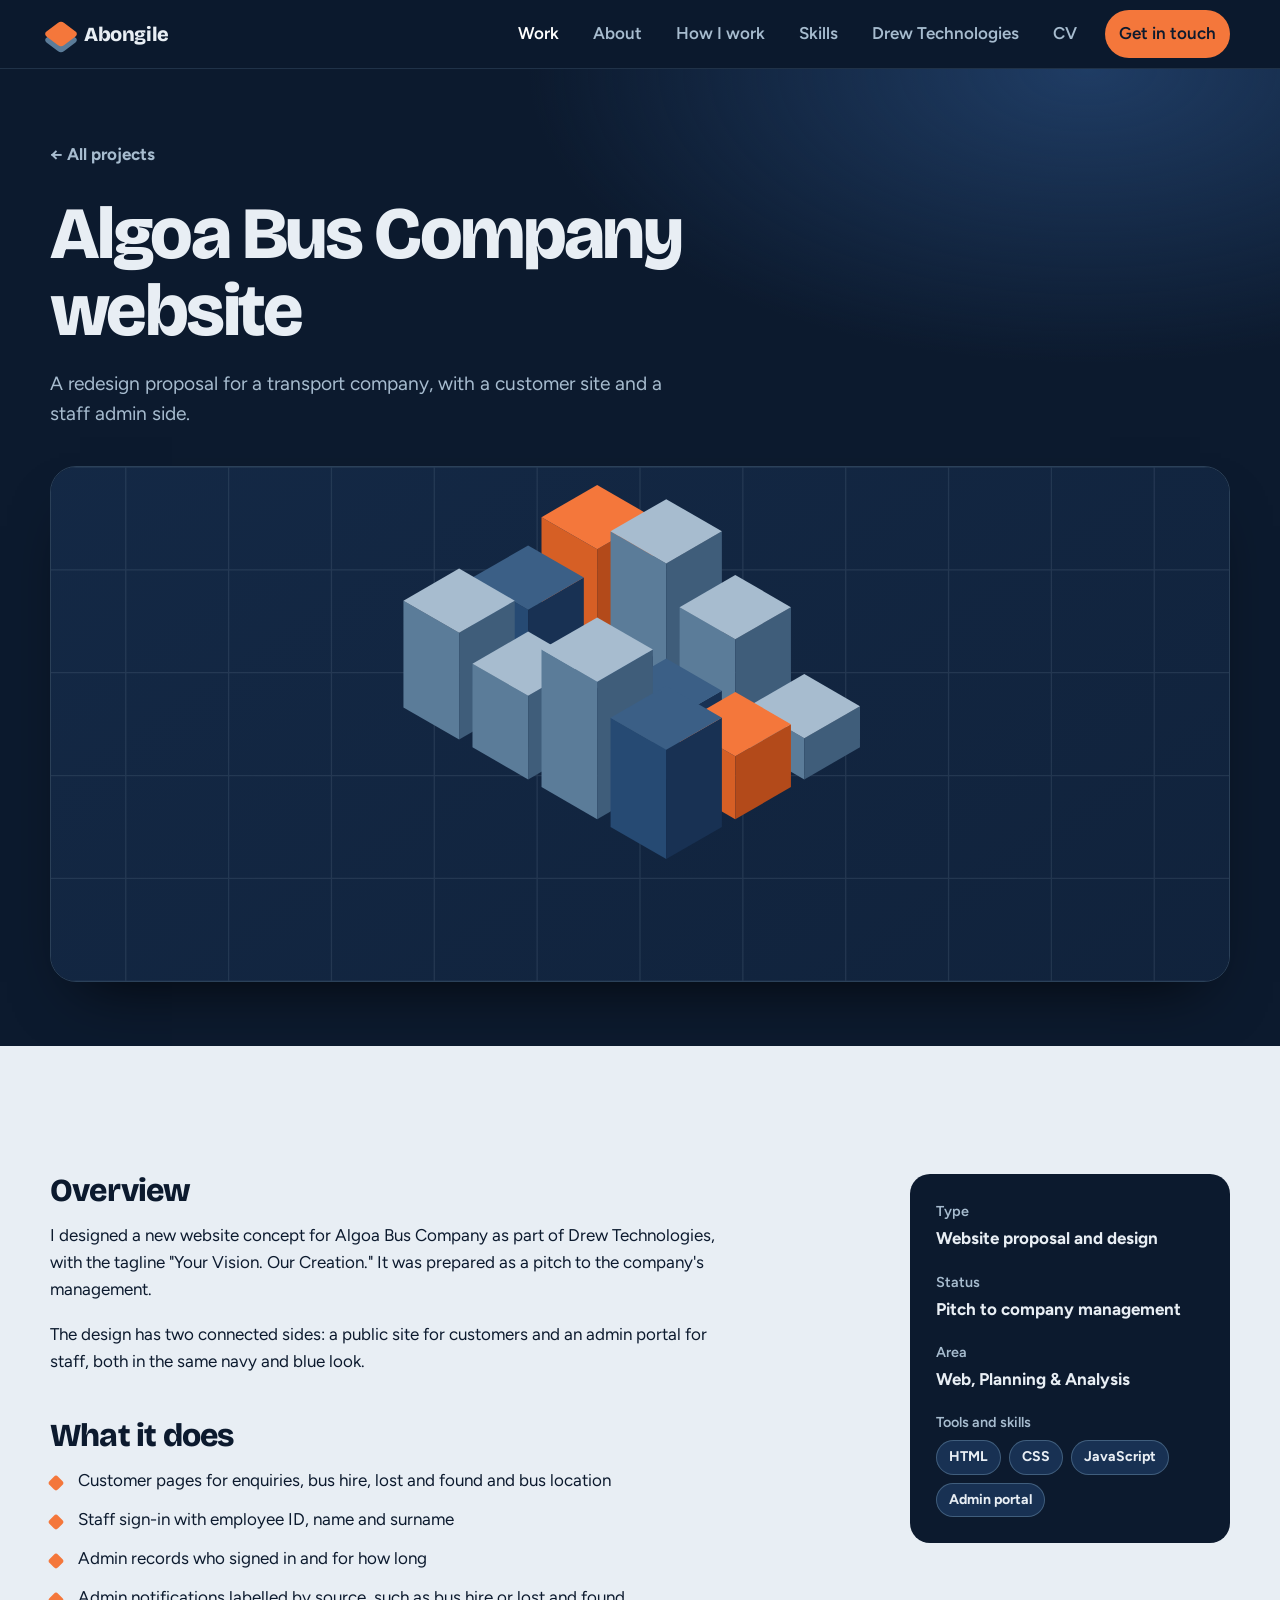
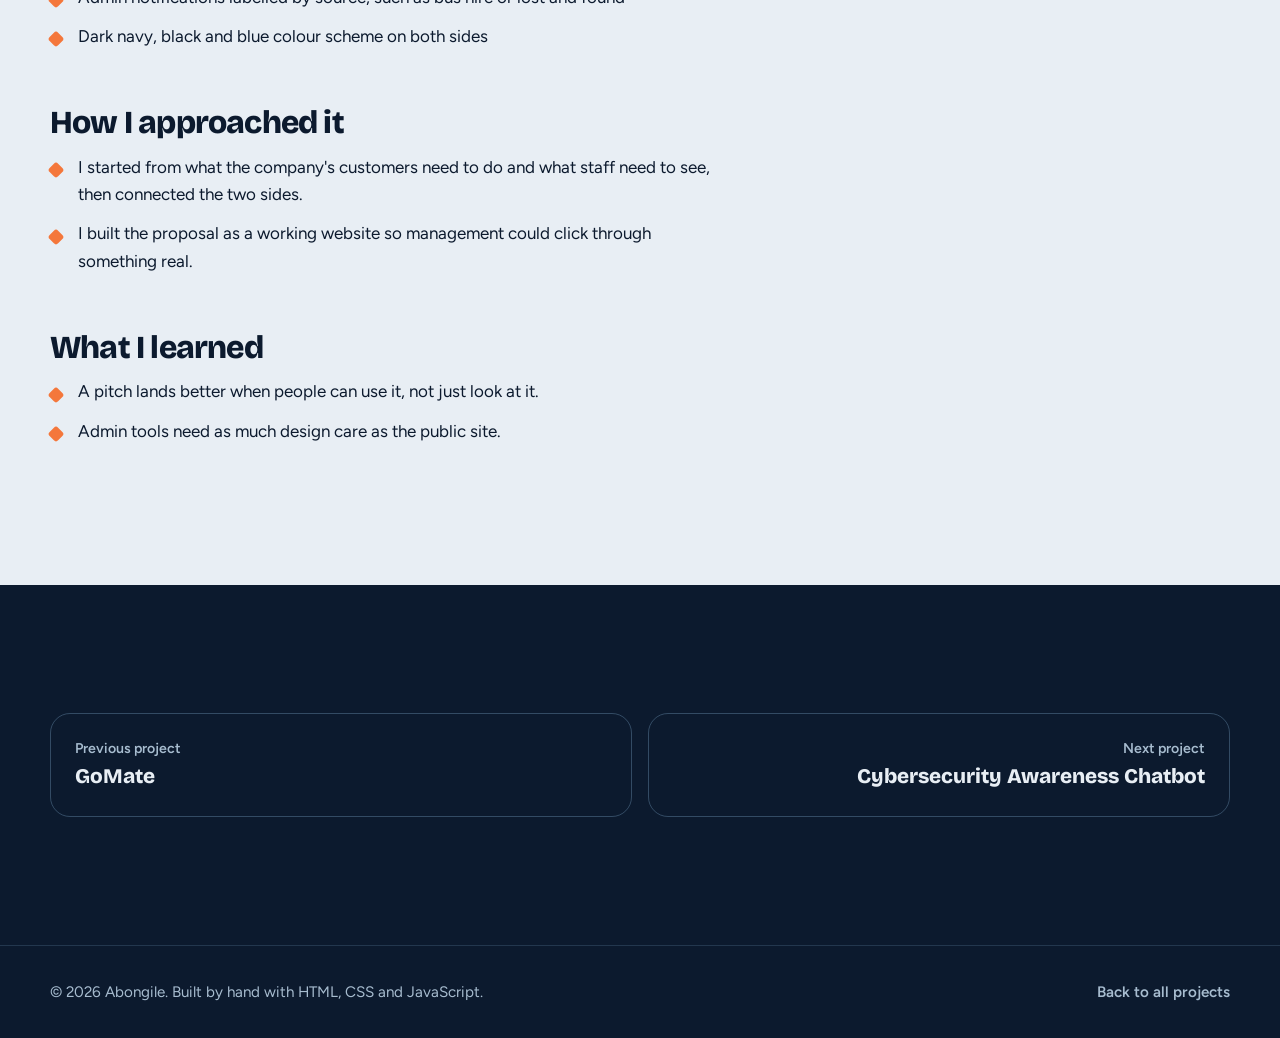
<file: portfolio/projects/algoa-bus.html>
<!doctype html>
<html lang="en">
<head>
  <meta charset="utf-8">
  <meta name="viewport" content="width=device-width, initial-scale=1, viewport-fit=cover">
  <title>Algoa Bus Company website | Abongile</title>
  <meta name="description" content="A redesign proposal for a transport company, with a customer site and a staff admin side.">
  <meta name="theme-color" content="#0c1a2e">
  <meta property="og:title" content="Algoa Bus Company website | Abongile">
  <meta property="og:description" content="A redesign proposal for a transport company, with a customer site and a staff admin side.">
  <link rel="icon" href="../favicon.svg" type="image/svg+xml">
  <link rel="preconnect" href="https://fonts.googleapis.com">
  <link rel="preconnect" href="https://fonts.gstatic.com" crossorigin>
  <link href="https://fonts.googleapis.com/css2?family=Bricolage+Grotesque:opsz,wght@12..96,500;12..96,700;12..96,800&family=Figtree:wght@400;500;600;700&display=swap" rel="stylesheet">
  <link rel="stylesheet" href="../css/styles.css">
</head>
<body>
<a class="skip" href="#main">Skip to content</a>
<header class="site-header">
  <div class="wrap bar">
    <a class="brand" href="../index.html" aria-label="Abongile, home"><span class="brand-mark" aria-hidden="true"></span>Abongile</a>
    <button class="menu-btn" id="menuBtn" type="button" aria-expanded="false" aria-controls="nav" aria-label="Open menu"><span></span></button>
    <nav class="nav" id="nav" aria-label="Main">
      <a href="../index.html#work" aria-current="page">Work</a>
      <a href="../index.html#about">About</a>
      <a href="../index.html#how">How I work</a>
      <a href="../index.html#skills">Skills</a>
      <a href="../index.html#drew">Drew Technologies</a>
      <a href="../cv.html">CV</a>
      <a class="nav-cta" href="../index.html#contact">Get in touch</a>
    </nav>
  </div>
</header>
<main id="main">
  <section class="p-hero">
    <div class="wrap">
      <a class="crumb" href="../index.html#work">&#8592; All projects</a>
      <h1>Algoa Bus Company website</h1>
      <p class="lede">A redesign proposal for a transport company, with a customer site and a staff admin side.</p>
      <div class="p-cover"><svg class="cover-svg" viewBox="0 0 640 400" preserveAspectRatio="xMidYMid meet" xmlns="http://www.w3.org/2000/svg" role="img" aria-label="Illustration for Algoa Bus Company website"><defs><linearGradient id="g3503145390" x1="0" y1="0" x2="1" y2="1"><stop offset="0" stop-color="#183153"/><stop offset="1" stop-color="#0c1a2e"/></linearGradient></defs><rect x="-1200" y="-800" width="3040" height="2000" fill="url(#g3503145390)"/><g opacity=".12" stroke="#a7bccf" stroke-width="1"><line x1="-720" y1="-800" x2="-720" y2="1200"/><line x1="-640" y1="-800" x2="-640" y2="1200"/><line x1="-560" y1="-800" x2="-560" y2="1200"/><line x1="-480" y1="-800" x2="-480" y2="1200"/><line x1="-400" y1="-800" x2="-400" y2="1200"/><line x1="-320" y1="-800" x2="-320" y2="1200"/><line x1="-240" y1="-800" x2="-240" y2="1200"/><line x1="-160" y1="-800" x2="-160" y2="1200"/><line x1="-80" y1="-800" x2="-80" y2="1200"/><line x1="0" y1="-800" x2="0" y2="1200"/><line x1="80" y1="-800" x2="80" y2="1200"/><line x1="160" y1="-800" x2="160" y2="1200"/><line x1="240" y1="-800" x2="240" y2="1200"/><line x1="320" y1="-800" x2="320" y2="1200"/><line x1="400" y1="-800" x2="400" y2="1200"/><line x1="480" y1="-800" x2="480" y2="1200"/><line x1="560" y1="-800" x2="560" y2="1200"/><line x1="640" y1="-800" x2="640" y2="1200"/><line x1="720" y1="-800" x2="720" y2="1200"/><line x1="800" y1="-800" x2="800" y2="1200"/><line x1="880" y1="-800" x2="880" y2="1200"/><line x1="960" y1="-800" x2="960" y2="1200"/><line x1="1040" y1="-800" x2="1040" y2="1200"/><line x1="1120" y1="-800" x2="1120" y2="1200"/><line x1="1200" y1="-800" x2="1200" y2="1200"/><line x1="1280" y1="-800" x2="1280" y2="1200"/><line x1="1360" y1="-800" x2="1360" y2="1200"/><line x1="-1200" y1="-400" x2="1840" y2="-400"/><line x1="-1200" y1="-320" x2="1840" y2="-320"/><line x1="-1200" y1="-240" x2="1840" y2="-240"/><line x1="-1200" y1="-160" x2="1840" y2="-160"/><line x1="-1200" y1="-80" x2="1840" y2="-80"/><line x1="-1200" y1="0" x2="1840" y2="0"/><line x1="-1200" y1="80" x2="1840" y2="80"/><line x1="-1200" y1="160" x2="1840" y2="160"/><line x1="-1200" y1="240" x2="1840" y2="240"/><line x1="-1200" y1="320" x2="1840" y2="320"/><line x1="-1200" y1="400" x2="1840" y2="400"/><line x1="-1200" y1="480" x2="1840" y2="480"/><line x1="-1200" y1="560" x2="1840" y2="560"/><line x1="-1200" y1="640" x2="1840" y2="640"/><line x1="-1200" y1="720" x2="1840" y2="720"/></g><polygon points="243.4,39.0 286.7,64.0 286.7,150.0 243.4,125.0" fill="#d65f25"/><polygon points="330.0,39.0 286.7,64.0 286.7,150.0 330.0,125.0" fill="#b34a1a"/><polygon points="286.7,14.0 330.0,39.0 286.7,64.0 243.4,39.0" fill="#f4773b"/><polygon points="189.7,86.0 233.0,111.0 233.0,181.0 189.7,156.0" fill="#264a73"/><polygon points="276.3,86.0 233.0,111.0 233.0,181.0 276.3,156.0" fill="#183153"/><polygon points="233.0,61.0 276.3,86.0 233.0,111.0 189.7,86.0" fill="#3b5f86"/><polygon points="297.1,50.0 340.4,75.0 340.4,181.0 297.1,156.0" fill="#5b7c99"/><polygon points="383.7,50.0 340.4,75.0 340.4,181.0 383.7,156.0" fill="#3f5d7a"/><polygon points="340.4,25.0 383.7,50.0 340.4,75.0 297.1,50.0" fill="#a7bccf"/><polygon points="136.0,104.0 179.3,129.0 179.3,212.0 136.0,187.0" fill="#5b7c99"/><polygon points="222.6,104.0 179.3,129.0 179.3,212.0 222.6,187.0" fill="#3f5d7a"/><polygon points="179.3,79.0 222.6,104.0 179.3,129.0 136.0,104.0" fill="#a7bccf"/><polygon points="243.4,147.0 286.7,172.0 286.7,212.0 243.4,187.0" fill="#264a73"/><polygon points="330.0,147.0 286.7,172.0 286.7,212.0 330.0,187.0" fill="#183153"/><polygon points="286.7,122.0 330.0,147.0 286.7,172.0 243.4,147.0" fill="#3b5f86"/><polygon points="350.8,109.0 394.1,134.0 394.1,212.0 350.8,187.0" fill="#5b7c99"/><polygon points="437.4,109.0 394.1,134.0 394.1,212.0 437.4,187.0" fill="#3f5d7a"/><polygon points="394.1,84.0 437.4,109.0 394.1,134.0 350.8,109.0" fill="#a7bccf"/><polygon points="189.7,153.0 233.0,178.0 233.0,243.0 189.7,218.0" fill="#5b7c99"/><polygon points="276.3,153.0 233.0,178.0 233.0,243.0 276.3,218.0" fill="#3f5d7a"/><polygon points="233.0,128.0 276.3,153.0 233.0,178.0 189.7,153.0" fill="#a7bccf"/><polygon points="297.1,174.0 340.4,199.0 340.4,243.0 297.1,218.0" fill="#264a73"/><polygon points="383.7,174.0 340.4,199.0 340.4,243.0 383.7,218.0" fill="#183153"/><polygon points="340.4,149.0 383.7,174.0 340.4,199.0 297.1,174.0" fill="#3b5f86"/><polygon points="404.5,186.0 447.8,211.0 447.8,243.0 404.5,218.0" fill="#5b7c99"/><polygon points="491.1,186.0 447.8,211.0 447.8,243.0 491.1,218.0" fill="#3f5d7a"/><polygon points="447.8,161.0 491.1,186.0 447.8,211.0 404.5,186.0" fill="#a7bccf"/><polygon points="243.4,142.0 286.7,167.0 286.7,274.0 243.4,249.0" fill="#5b7c99"/><polygon points="330.0,142.0 286.7,167.0 286.7,274.0 330.0,249.0" fill="#3f5d7a"/><polygon points="286.7,117.0 330.0,142.0 286.7,167.0 243.4,142.0" fill="#a7bccf"/><polygon points="350.8,200.0 394.1,225.0 394.1,274.0 350.8,249.0" fill="#d65f25"/><polygon points="437.4,200.0 394.1,225.0 394.1,274.0 437.4,249.0" fill="#b34a1a"/><polygon points="394.1,175.0 437.4,200.0 394.1,225.0 350.8,200.0" fill="#f4773b"/><polygon points="297.1,195.0 340.4,220.0 340.4,305.0 297.1,280.0" fill="#264a73"/><polygon points="383.7,195.0 340.4,220.0 340.4,305.0 383.7,280.0" fill="#183153"/><polygon points="340.4,170.0 383.7,195.0 340.4,220.0 297.1,195.0" fill="#3b5f86"/></svg></div>
    </div>
  </section>

  <section class="section section--light">
    <div class="wrap p-body">
      <div>
        <h2>Overview</h2>
        <p>I designed a new website concept for Algoa Bus Company as part of Drew Technologies, with the tagline &quot;Your Vision. Our Creation.&quot; It was prepared as a pitch to the company's management.</p><p>The design has two connected sides: a public site for customers and an admin portal for staff, both in the same navy and blue look.</p>
        <h2>What it does</h2>
        <ul class="p-list"><li>Customer pages for enquiries, bus hire, lost and found and bus location</li><li>Staff sign-in with employee ID, name and surname</li><li>Admin records who signed in and for how long</li><li>Admin notifications labelled by source, such as bus hire or lost and found</li><li>Dark navy, black and blue colour scheme on both sides</li></ul>
        <h2>How I approached it</h2>
        <ul class="p-list"><li>I started from what the company's customers need to do and what staff need to see, then connected the two sides.</li><li>I built the proposal as a working website so management could click through something real.</li></ul>
        <h2>What I learned</h2>
        <ul class="p-list"><li>A pitch lands better when people can use it, not just look at it.</li><li>Admin tools need as much design care as the public site.</li></ul>
        
      </div>
      <aside class="aside" aria-label="Project facts">
        <dl>
          <div><dt>Type</dt><dd>Website proposal and design</dd></div>
          <div><dt>Status</dt><dd>Pitch to company management</dd></div>
          <div><dt>Area</dt><dd>Web, Planning &amp; Analysis</dd></div>
          <div><dt>Tools and skills</dt><dd><ul class="stack"><li>HTML</li><li>CSS</li><li>JavaScript</li><li>Admin portal</li></ul></dd></div>
        </dl>
      </aside>
    </div>
  </section>

  <section class="section">
    <div class="wrap pager">
      <a href="gomate.html" rel="prev"><small>Previous project</small><strong>GoMate</strong></a>
      <a href="cyber-chatbot.html" rel="next"><small>Next project</small><strong>Cybersecurity Awareness Chatbot</strong></a>
    </div>
  </section>
</main>
<footer class="site-footer">
  <div class="wrap foot">
    <span>&copy; 2026 Abongile. Built by hand with HTML, CSS and JavaScript.</span>
    <a href="../index.html#work">Back to all projects</a>
  </div>
</footer>
<script src="../js/main.js"></script>
</body>
</html>
</file>
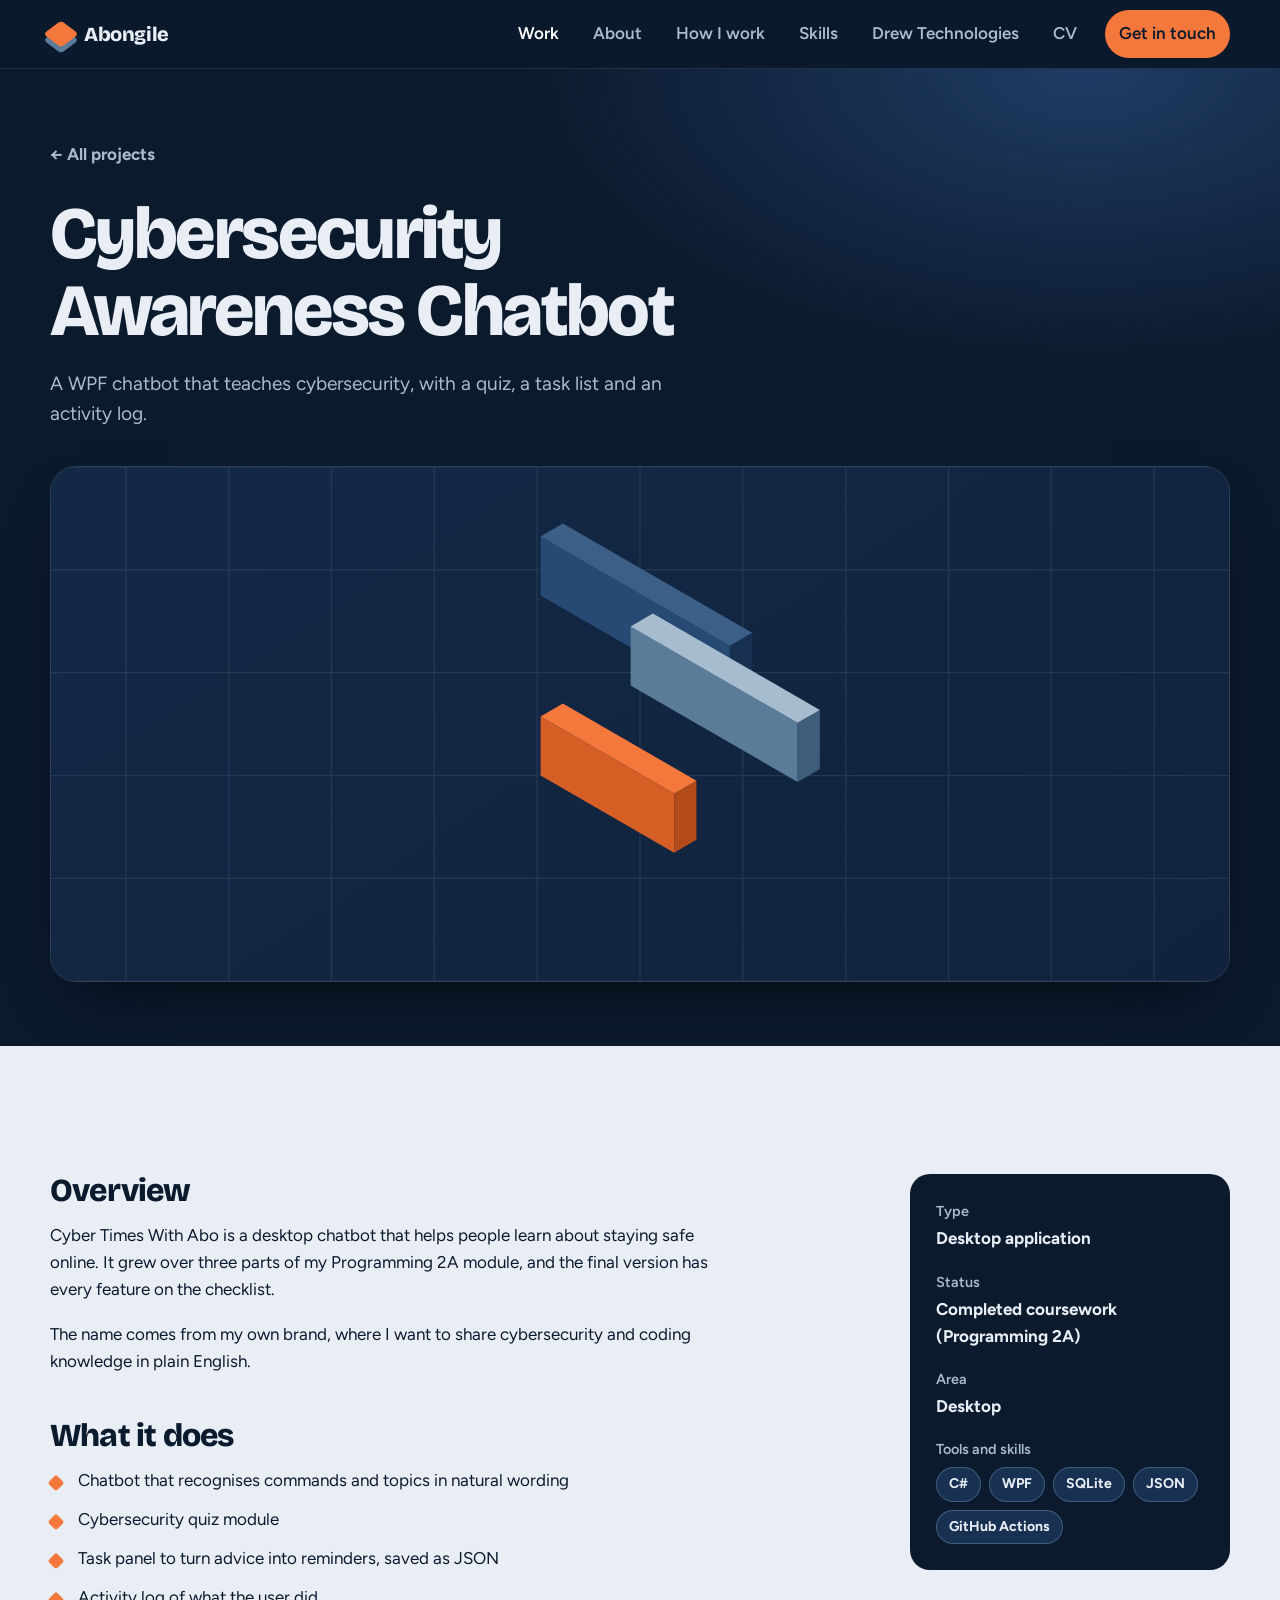
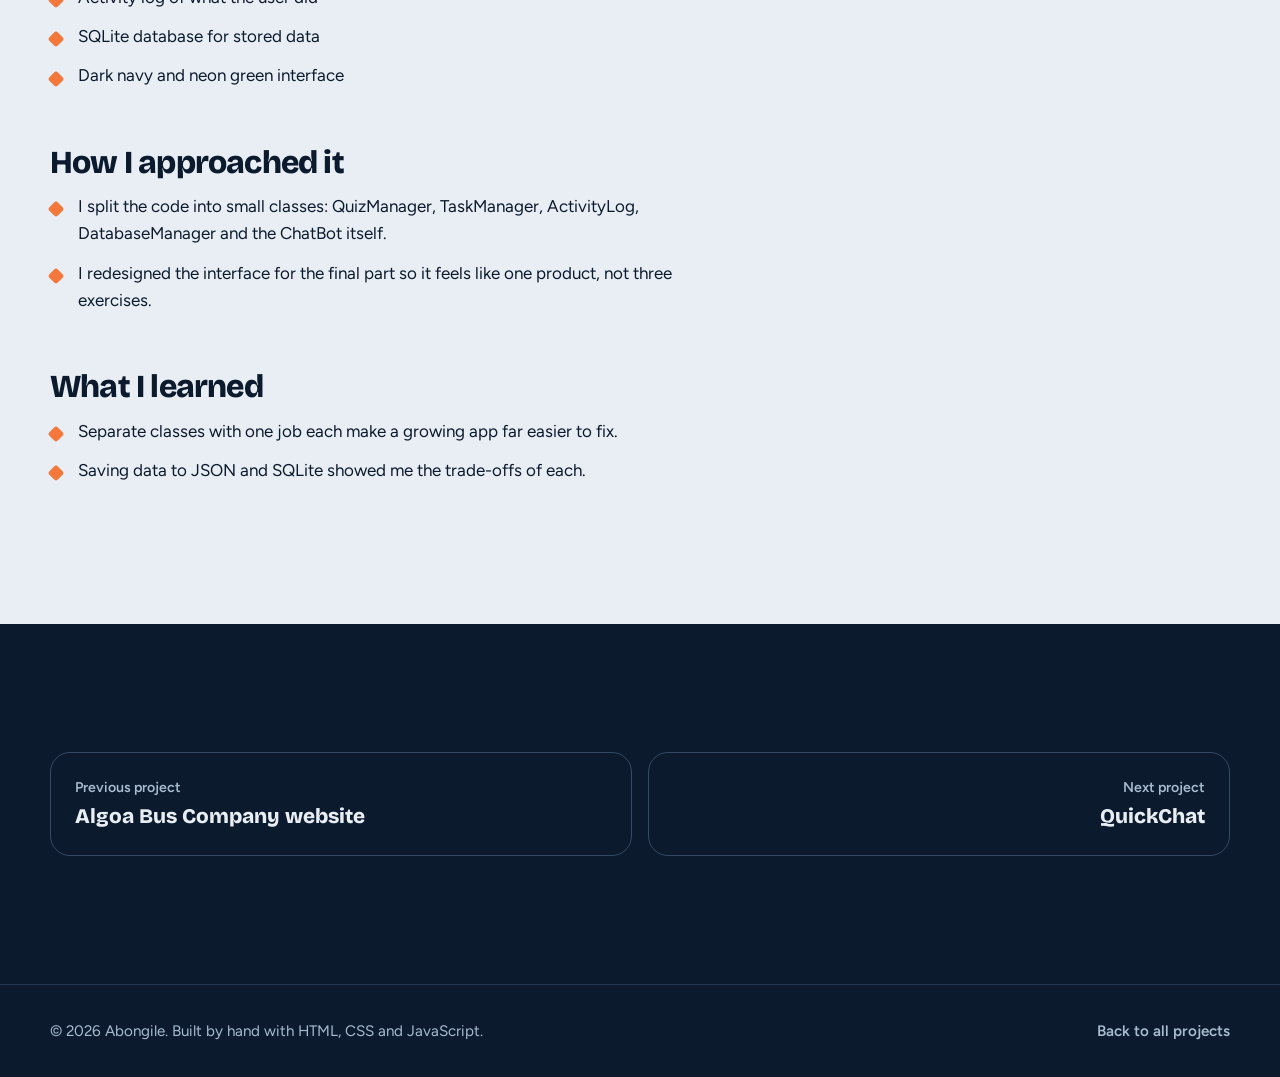
<file: portfolio/projects/cyber-chatbot.html>
<!doctype html>
<html lang="en">
<head>
  <meta charset="utf-8">
  <meta name="viewport" content="width=device-width, initial-scale=1, viewport-fit=cover">
  <title>Cybersecurity Awareness Chatbot | Abongile</title>
  <meta name="description" content="A WPF chatbot that teaches cybersecurity, with a quiz, a task list and an activity log.">
  <meta name="theme-color" content="#0c1a2e">
  <meta property="og:title" content="Cybersecurity Awareness Chatbot | Abongile">
  <meta property="og:description" content="A WPF chatbot that teaches cybersecurity, with a quiz, a task list and an activity log.">
  <link rel="icon" href="../favicon.svg" type="image/svg+xml">
  <link rel="preconnect" href="https://fonts.googleapis.com">
  <link rel="preconnect" href="https://fonts.gstatic.com" crossorigin>
  <link href="https://fonts.googleapis.com/css2?family=Bricolage+Grotesque:opsz,wght@12..96,500;12..96,700;12..96,800&family=Figtree:wght@400;500;600;700&display=swap" rel="stylesheet">
  <link rel="stylesheet" href="../css/styles.css">
</head>
<body>
<a class="skip" href="#main">Skip to content</a>
<header class="site-header">
  <div class="wrap bar">
    <a class="brand" href="../index.html" aria-label="Abongile, home"><span class="brand-mark" aria-hidden="true"></span>Abongile</a>
    <button class="menu-btn" id="menuBtn" type="button" aria-expanded="false" aria-controls="nav" aria-label="Open menu"><span></span></button>
    <nav class="nav" id="nav" aria-label="Main">
      <a href="../index.html#work" aria-current="page">Work</a>
      <a href="../index.html#about">About</a>
      <a href="../index.html#how">How I work</a>
      <a href="../index.html#skills">Skills</a>
      <a href="../index.html#drew">Drew Technologies</a>
      <a href="../cv.html">CV</a>
      <a class="nav-cta" href="../index.html#contact">Get in touch</a>
    </nav>
  </div>
</header>
<main id="main">
  <section class="p-hero">
    <div class="wrap">
      <a class="crumb" href="../index.html#work">&#8592; All projects</a>
      <h1>Cybersecurity Awareness Chatbot</h1>
      <p class="lede">A WPF chatbot that teaches cybersecurity, with a quiz, a task list and an activity log.</p>
      <div class="p-cover"><svg class="cover-svg" viewBox="0 0 640 400" preserveAspectRatio="xMidYMid meet" xmlns="http://www.w3.org/2000/svg" role="img" aria-label="Illustration for Cybersecurity Awareness Chatbot"><defs><linearGradient id="g489580656" x1="0" y1="0" x2="1" y2="1"><stop offset="0" stop-color="#183153"/><stop offset="1" stop-color="#0c1a2e"/></linearGradient></defs><rect x="-1200" y="-800" width="3040" height="2000" fill="url(#g489580656)"/><g opacity=".12" stroke="#a7bccf" stroke-width="1"><line x1="-720" y1="-800" x2="-720" y2="1200"/><line x1="-640" y1="-800" x2="-640" y2="1200"/><line x1="-560" y1="-800" x2="-560" y2="1200"/><line x1="-480" y1="-800" x2="-480" y2="1200"/><line x1="-400" y1="-800" x2="-400" y2="1200"/><line x1="-320" y1="-800" x2="-320" y2="1200"/><line x1="-240" y1="-800" x2="-240" y2="1200"/><line x1="-160" y1="-800" x2="-160" y2="1200"/><line x1="-80" y1="-800" x2="-80" y2="1200"/><line x1="0" y1="-800" x2="0" y2="1200"/><line x1="80" y1="-800" x2="80" y2="1200"/><line x1="160" y1="-800" x2="160" y2="1200"/><line x1="240" y1="-800" x2="240" y2="1200"/><line x1="320" y1="-800" x2="320" y2="1200"/><line x1="400" y1="-800" x2="400" y2="1200"/><line x1="480" y1="-800" x2="480" y2="1200"/><line x1="560" y1="-800" x2="560" y2="1200"/><line x1="640" y1="-800" x2="640" y2="1200"/><line x1="720" y1="-800" x2="720" y2="1200"/><line x1="800" y1="-800" x2="800" y2="1200"/><line x1="880" y1="-800" x2="880" y2="1200"/><line x1="960" y1="-800" x2="960" y2="1200"/><line x1="1040" y1="-800" x2="1040" y2="1200"/><line x1="1120" y1="-800" x2="1120" y2="1200"/><line x1="1200" y1="-800" x2="1200" y2="1200"/><line x1="1280" y1="-800" x2="1280" y2="1200"/><line x1="1360" y1="-800" x2="1360" y2="1200"/><line x1="-1200" y1="-400" x2="1840" y2="-400"/><line x1="-1200" y1="-320" x2="1840" y2="-320"/><line x1="-1200" y1="-240" x2="1840" y2="-240"/><line x1="-1200" y1="-160" x2="1840" y2="-160"/><line x1="-1200" y1="-80" x2="1840" y2="-80"/><line x1="-1200" y1="0" x2="1840" y2="0"/><line x1="-1200" y1="80" x2="1840" y2="80"/><line x1="-1200" y1="160" x2="1840" y2="160"/><line x1="-1200" y1="240" x2="1840" y2="240"/><line x1="-1200" y1="320" x2="1840" y2="320"/><line x1="-1200" y1="400" x2="1840" y2="400"/><line x1="-1200" y1="480" x2="1840" y2="480"/><line x1="-1200" y1="560" x2="1840" y2="560"/><line x1="-1200" y1="640" x2="1840" y2="640"/><line x1="-1200" y1="720" x2="1840" y2="720"/></g><polygon points="242.7,54.0 389.9,139.0 389.9,185.0 242.7,100.0" fill="#264a73"/><polygon points="407.2,129.0 389.9,139.0 389.9,185.0 407.2,175.0" fill="#183153"/><polygon points="260.0,44.0 407.2,129.0 389.9,139.0 242.7,54.0" fill="#3b5f86"/><polygon points="312.7,124.0 442.6,199.0 442.6,245.0 312.7,170.0" fill="#5b7c99"/><polygon points="459.9,189.0 442.6,199.0 442.6,245.0 459.9,235.0" fill="#3f5d7a"/><polygon points="330.0,114.0 459.9,189.0 442.6,199.0 312.7,124.0" fill="#a7bccf"/><polygon points="242.7,194.0 346.6,254.0 346.6,300.0 242.7,240.0" fill="#d65f25"/><polygon points="363.9,244.0 346.6,254.0 346.6,300.0 363.9,290.0" fill="#b34a1a"/><polygon points="260.0,184.0 363.9,244.0 346.6,254.0 242.7,194.0" fill="#f4773b"/></svg></div>
    </div>
  </section>

  <section class="section section--light">
    <div class="wrap p-body">
      <div>
        <h2>Overview</h2>
        <p>Cyber Times With Abo is a desktop chatbot that helps people learn about staying safe online. It grew over three parts of my Programming 2A module, and the final version has every feature on the checklist.</p><p>The name comes from my own brand, where I want to share cybersecurity and coding knowledge in plain English.</p>
        <h2>What it does</h2>
        <ul class="p-list"><li>Chatbot that recognises commands and topics in natural wording</li><li>Cybersecurity quiz module</li><li>Task panel to turn advice into reminders, saved as JSON</li><li>Activity log of what the user did</li><li>SQLite database for stored data</li><li>Dark navy and neon green interface</li></ul>
        <h2>How I approached it</h2>
        <ul class="p-list"><li>I split the code into small classes: QuizManager, TaskManager, ActivityLog, DatabaseManager and the ChatBot itself.</li><li>I redesigned the interface for the final part so it feels like one product, not three exercises.</li></ul>
        <h2>What I learned</h2>
        <ul class="p-list"><li>Separate classes with one job each make a growing app far easier to fix.</li><li>Saving data to JSON and SQLite showed me the trade-offs of each.</li></ul>
        
      </div>
      <aside class="aside" aria-label="Project facts">
        <dl>
          <div><dt>Type</dt><dd>Desktop application</dd></div>
          <div><dt>Status</dt><dd>Completed coursework (Programming 2A)</dd></div>
          <div><dt>Area</dt><dd>Desktop</dd></div>
          <div><dt>Tools and skills</dt><dd><ul class="stack"><li>C#</li><li>WPF</li><li>SQLite</li><li>JSON</li><li>GitHub Actions</li></ul></dd></div>
        </dl>
      </aside>
    </div>
  </section>

  <section class="section">
    <div class="wrap pager">
      <a href="algoa-bus.html" rel="prev"><small>Previous project</small><strong>Algoa Bus Company website</strong></a>
      <a href="quickchat.html" rel="next"><small>Next project</small><strong>QuickChat</strong></a>
    </div>
  </section>
</main>
<footer class="site-footer">
  <div class="wrap foot">
    <span>&copy; 2026 Abongile. Built by hand with HTML, CSS and JavaScript.</span>
    <a href="../index.html#work">Back to all projects</a>
  </div>
</footer>
<script src="../js/main.js"></script>
</body>
</html>
</file>
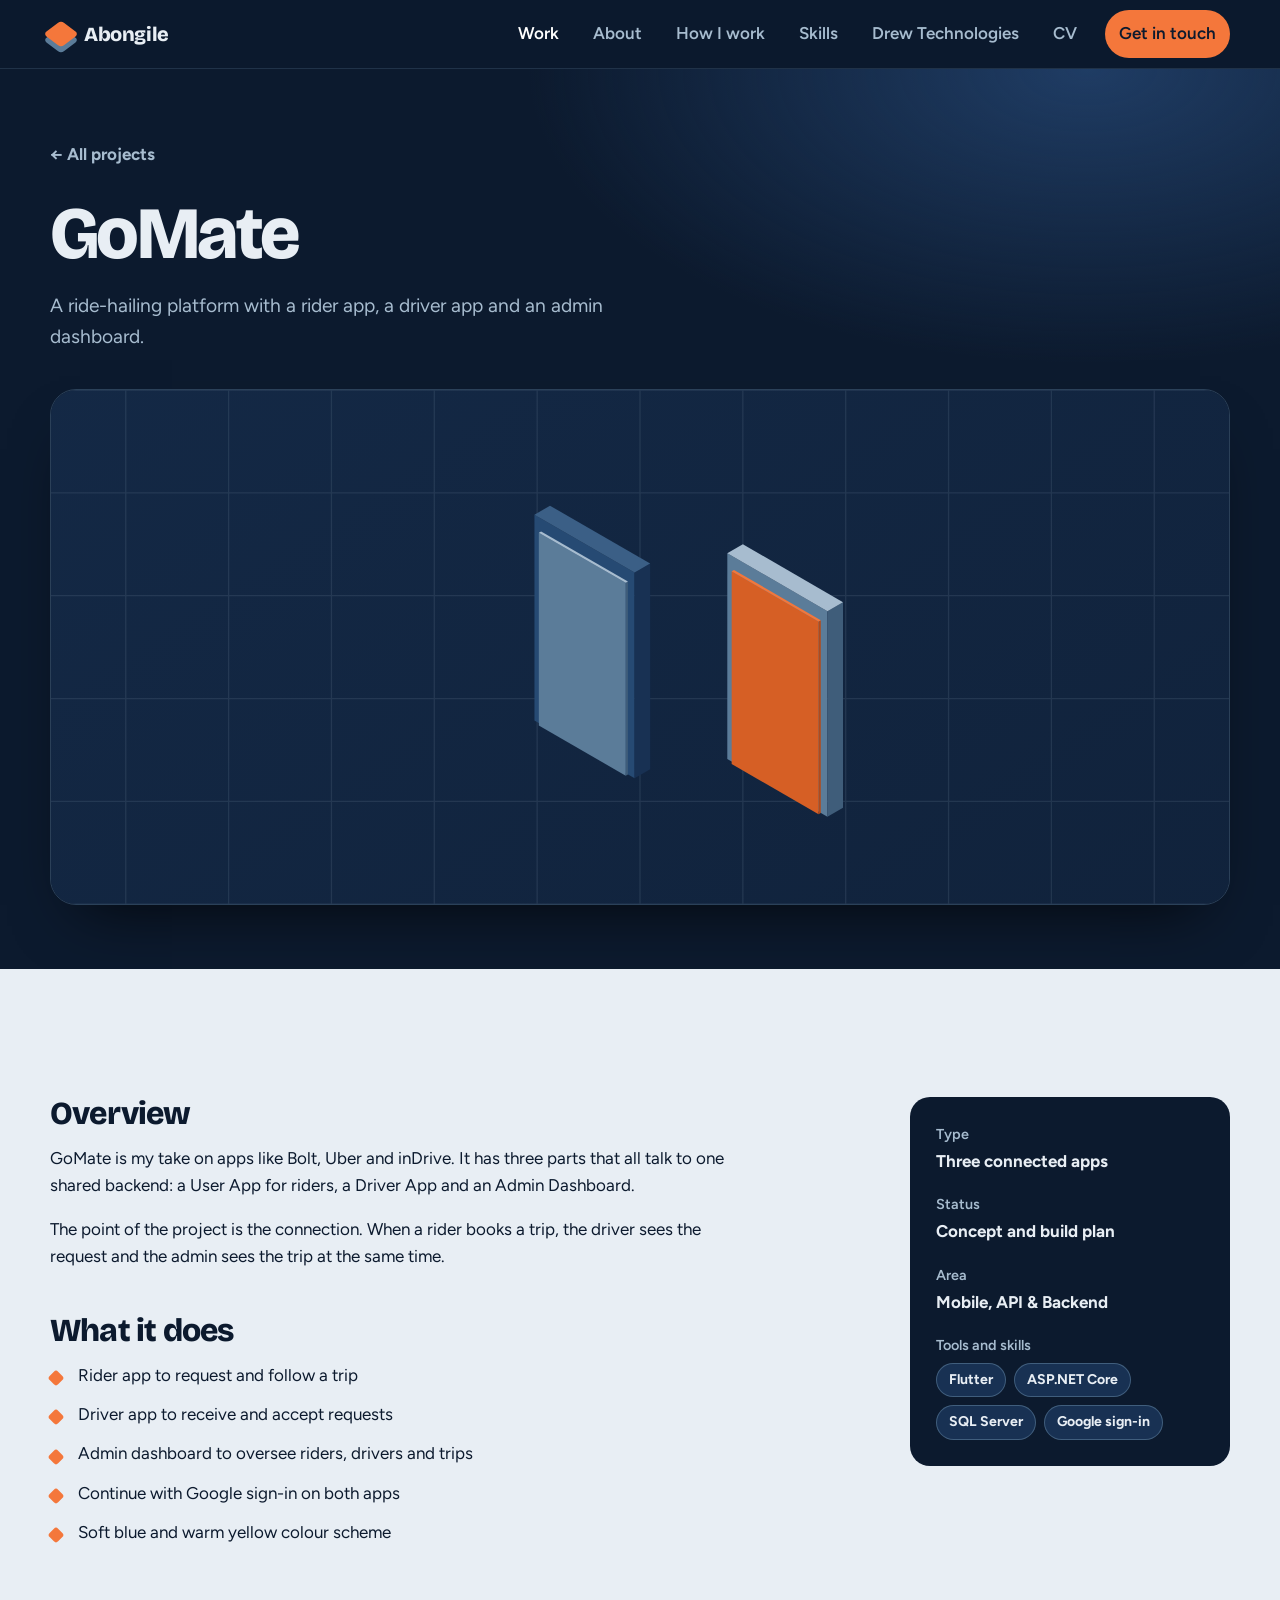
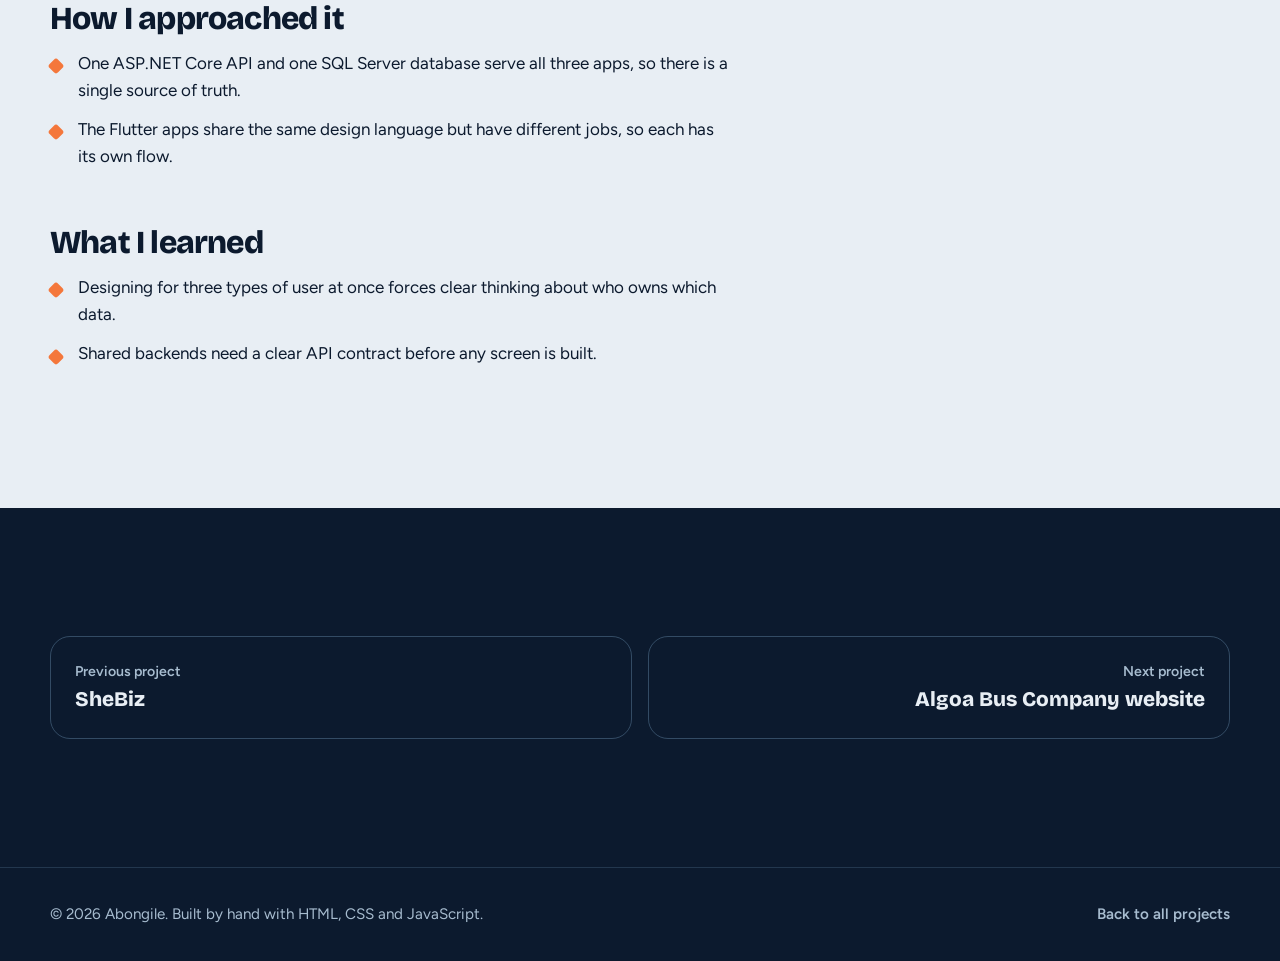
<file: portfolio/projects/gomate.html>
<!doctype html>
<html lang="en">
<head>
  <meta charset="utf-8">
  <meta name="viewport" content="width=device-width, initial-scale=1, viewport-fit=cover">
  <title>GoMate | Abongile</title>
  <meta name="description" content="A ride-hailing platform with a rider app, a driver app and an admin dashboard.">
  <meta name="theme-color" content="#0c1a2e">
  <meta property="og:title" content="GoMate | Abongile">
  <meta property="og:description" content="A ride-hailing platform with a rider app, a driver app and an admin dashboard.">
  <link rel="icon" href="../favicon.svg" type="image/svg+xml">
  <link rel="preconnect" href="https://fonts.googleapis.com">
  <link rel="preconnect" href="https://fonts.gstatic.com" crossorigin>
  <link href="https://fonts.googleapis.com/css2?family=Bricolage+Grotesque:opsz,wght@12..96,500;12..96,700;12..96,800&family=Figtree:wght@400;500;600;700&display=swap" rel="stylesheet">
  <link rel="stylesheet" href="../css/styles.css">
</head>
<body>
<a class="skip" href="#main">Skip to content</a>
<header class="site-header">
  <div class="wrap bar">
    <a class="brand" href="../index.html" aria-label="Abongile, home"><span class="brand-mark" aria-hidden="true"></span>Abongile</a>
    <button class="menu-btn" id="menuBtn" type="button" aria-expanded="false" aria-controls="nav" aria-label="Open menu"><span></span></button>
    <nav class="nav" id="nav" aria-label="Main">
      <a href="../index.html#work" aria-current="page">Work</a>
      <a href="../index.html#about">About</a>
      <a href="../index.html#how">How I work</a>
      <a href="../index.html#skills">Skills</a>
      <a href="../index.html#drew">Drew Technologies</a>
      <a href="../cv.html">CV</a>
      <a class="nav-cta" href="../index.html#contact">Get in touch</a>
    </nav>
  </div>
</header>
<main id="main">
  <section class="p-hero">
    <div class="wrap">
      <a class="crumb" href="../index.html#work">&#8592; All projects</a>
      <h1>GoMate</h1>
      <p class="lede">A ride-hailing platform with a rider app, a driver app and an admin dashboard.</p>
      <div class="p-cover"><svg class="cover-svg" viewBox="0 0 640 400" preserveAspectRatio="xMidYMid meet" xmlns="http://www.w3.org/2000/svg" role="img" aria-label="Illustration for GoMate"><defs><linearGradient id="g2968870854" x1="0" y1="0" x2="1" y2="1"><stop offset="0" stop-color="#183153"/><stop offset="1" stop-color="#0c1a2e"/></linearGradient></defs><rect x="-1200" y="-800" width="3040" height="2000" fill="url(#g2968870854)"/><g opacity=".12" stroke="#a7bccf" stroke-width="1"><line x1="-720" y1="-800" x2="-720" y2="1200"/><line x1="-640" y1="-800" x2="-640" y2="1200"/><line x1="-560" y1="-800" x2="-560" y2="1200"/><line x1="-480" y1="-800" x2="-480" y2="1200"/><line x1="-400" y1="-800" x2="-400" y2="1200"/><line x1="-320" y1="-800" x2="-320" y2="1200"/><line x1="-240" y1="-800" x2="-240" y2="1200"/><line x1="-160" y1="-800" x2="-160" y2="1200"/><line x1="-80" y1="-800" x2="-80" y2="1200"/><line x1="0" y1="-800" x2="0" y2="1200"/><line x1="80" y1="-800" x2="80" y2="1200"/><line x1="160" y1="-800" x2="160" y2="1200"/><line x1="240" y1="-800" x2="240" y2="1200"/><line x1="320" y1="-800" x2="320" y2="1200"/><line x1="400" y1="-800" x2="400" y2="1200"/><line x1="480" y1="-800" x2="480" y2="1200"/><line x1="560" y1="-800" x2="560" y2="1200"/><line x1="640" y1="-800" x2="640" y2="1200"/><line x1="720" y1="-800" x2="720" y2="1200"/><line x1="800" y1="-800" x2="800" y2="1200"/><line x1="880" y1="-800" x2="880" y2="1200"/><line x1="960" y1="-800" x2="960" y2="1200"/><line x1="1040" y1="-800" x2="1040" y2="1200"/><line x1="1120" y1="-800" x2="1120" y2="1200"/><line x1="1200" y1="-800" x2="1200" y2="1200"/><line x1="1280" y1="-800" x2="1280" y2="1200"/><line x1="1360" y1="-800" x2="1360" y2="1200"/><line x1="-1200" y1="-400" x2="1840" y2="-400"/><line x1="-1200" y1="-320" x2="1840" y2="-320"/><line x1="-1200" y1="-240" x2="1840" y2="-240"/><line x1="-1200" y1="-160" x2="1840" y2="-160"/><line x1="-1200" y1="-80" x2="1840" y2="-80"/><line x1="-1200" y1="0" x2="1840" y2="0"/><line x1="-1200" y1="80" x2="1840" y2="80"/><line x1="-1200" y1="160" x2="1840" y2="160"/><line x1="-1200" y1="240" x2="1840" y2="240"/><line x1="-1200" y1="320" x2="1840" y2="320"/><line x1="-1200" y1="400" x2="1840" y2="400"/><line x1="-1200" y1="480" x2="1840" y2="480"/><line x1="-1200" y1="560" x2="1840" y2="560"/><line x1="-1200" y1="640" x2="1840" y2="640"/><line x1="-1200" y1="720" x2="1840" y2="720"/></g><polygon points="237.9,97.0 315.8,142.0 315.8,302.0 237.9,257.0" fill="#264a73"/><polygon points="327.9,135.0 315.8,142.0 315.8,302.0 327.9,295.0" fill="#183153"/><polygon points="250.0,90.0 327.9,135.0 315.8,142.0 237.9,97.0" fill="#3b5f86"/><polygon points="241.3,111.0 308.9,150.0 308.9,300.0 241.3,261.0" fill="#5b7c99"/><polygon points="310.6,149.0 308.9,150.0 308.9,300.0 310.6,299.0" fill="#3f5d7a"/><polygon points="243.1,110.0 310.6,149.0 308.9,150.0 241.3,111.0" fill="#a7bccf"/><polygon points="387.9,127.0 465.8,172.0 465.8,332.0 387.9,287.0" fill="#5b7c99"/><polygon points="477.9,165.0 465.8,172.0 465.8,332.0 477.9,325.0" fill="#3f5d7a"/><polygon points="400.0,120.0 477.9,165.0 465.8,172.0 387.9,127.0" fill="#a7bccf"/><polygon points="391.3,141.0 458.9,180.0 458.9,330.0 391.3,291.0" fill="#d65f25"/><polygon points="460.6,179.0 458.9,180.0 458.9,330.0 460.6,329.0" fill="#b34a1a"/><polygon points="393.1,140.0 460.6,179.0 458.9,180.0 391.3,141.0" fill="#f4773b"/></svg></div>
    </div>
  </section>

  <section class="section section--light">
    <div class="wrap p-body">
      <div>
        <h2>Overview</h2>
        <p>GoMate is my take on apps like Bolt, Uber and inDrive. It has three parts that all talk to one shared backend: a User App for riders, a Driver App and an Admin Dashboard.</p><p>The point of the project is the connection. When a rider books a trip, the driver sees the request and the admin sees the trip at the same time.</p>
        <h2>What it does</h2>
        <ul class="p-list"><li>Rider app to request and follow a trip</li><li>Driver app to receive and accept requests</li><li>Admin dashboard to oversee riders, drivers and trips</li><li>Continue with Google sign-in on both apps</li><li>Soft blue and warm yellow colour scheme</li></ul>
        <h2>How I approached it</h2>
        <ul class="p-list"><li>One ASP.NET Core API and one SQL Server database serve all three apps, so there is a single source of truth.</li><li>The Flutter apps share the same design language but have different jobs, so each has its own flow.</li></ul>
        <h2>What I learned</h2>
        <ul class="p-list"><li>Designing for three types of user at once forces clear thinking about who owns which data.</li><li>Shared backends need a clear API contract before any screen is built.</li></ul>
        
      </div>
      <aside class="aside" aria-label="Project facts">
        <dl>
          <div><dt>Type</dt><dd>Three connected apps</dd></div>
          <div><dt>Status</dt><dd>Concept and build plan</dd></div>
          <div><dt>Area</dt><dd>Mobile, API &amp; Backend</dd></div>
          <div><dt>Tools and skills</dt><dd><ul class="stack"><li>Flutter</li><li>ASP.NET Core</li><li>SQL Server</li><li>Google sign-in</li></ul></dd></div>
        </dl>
      </aside>
    </div>
  </section>

  <section class="section">
    <div class="wrap pager">
      <a href="shebiz.html" rel="prev"><small>Previous project</small><strong>SheBiz</strong></a>
      <a href="algoa-bus.html" rel="next"><small>Next project</small><strong>Algoa Bus Company website</strong></a>
    </div>
  </section>
</main>
<footer class="site-footer">
  <div class="wrap foot">
    <span>&copy; 2026 Abongile. Built by hand with HTML, CSS and JavaScript.</span>
    <a href="../index.html#work">Back to all projects</a>
  </div>
</footer>
<script src="../js/main.js"></script>
</body>
</html>
</file>
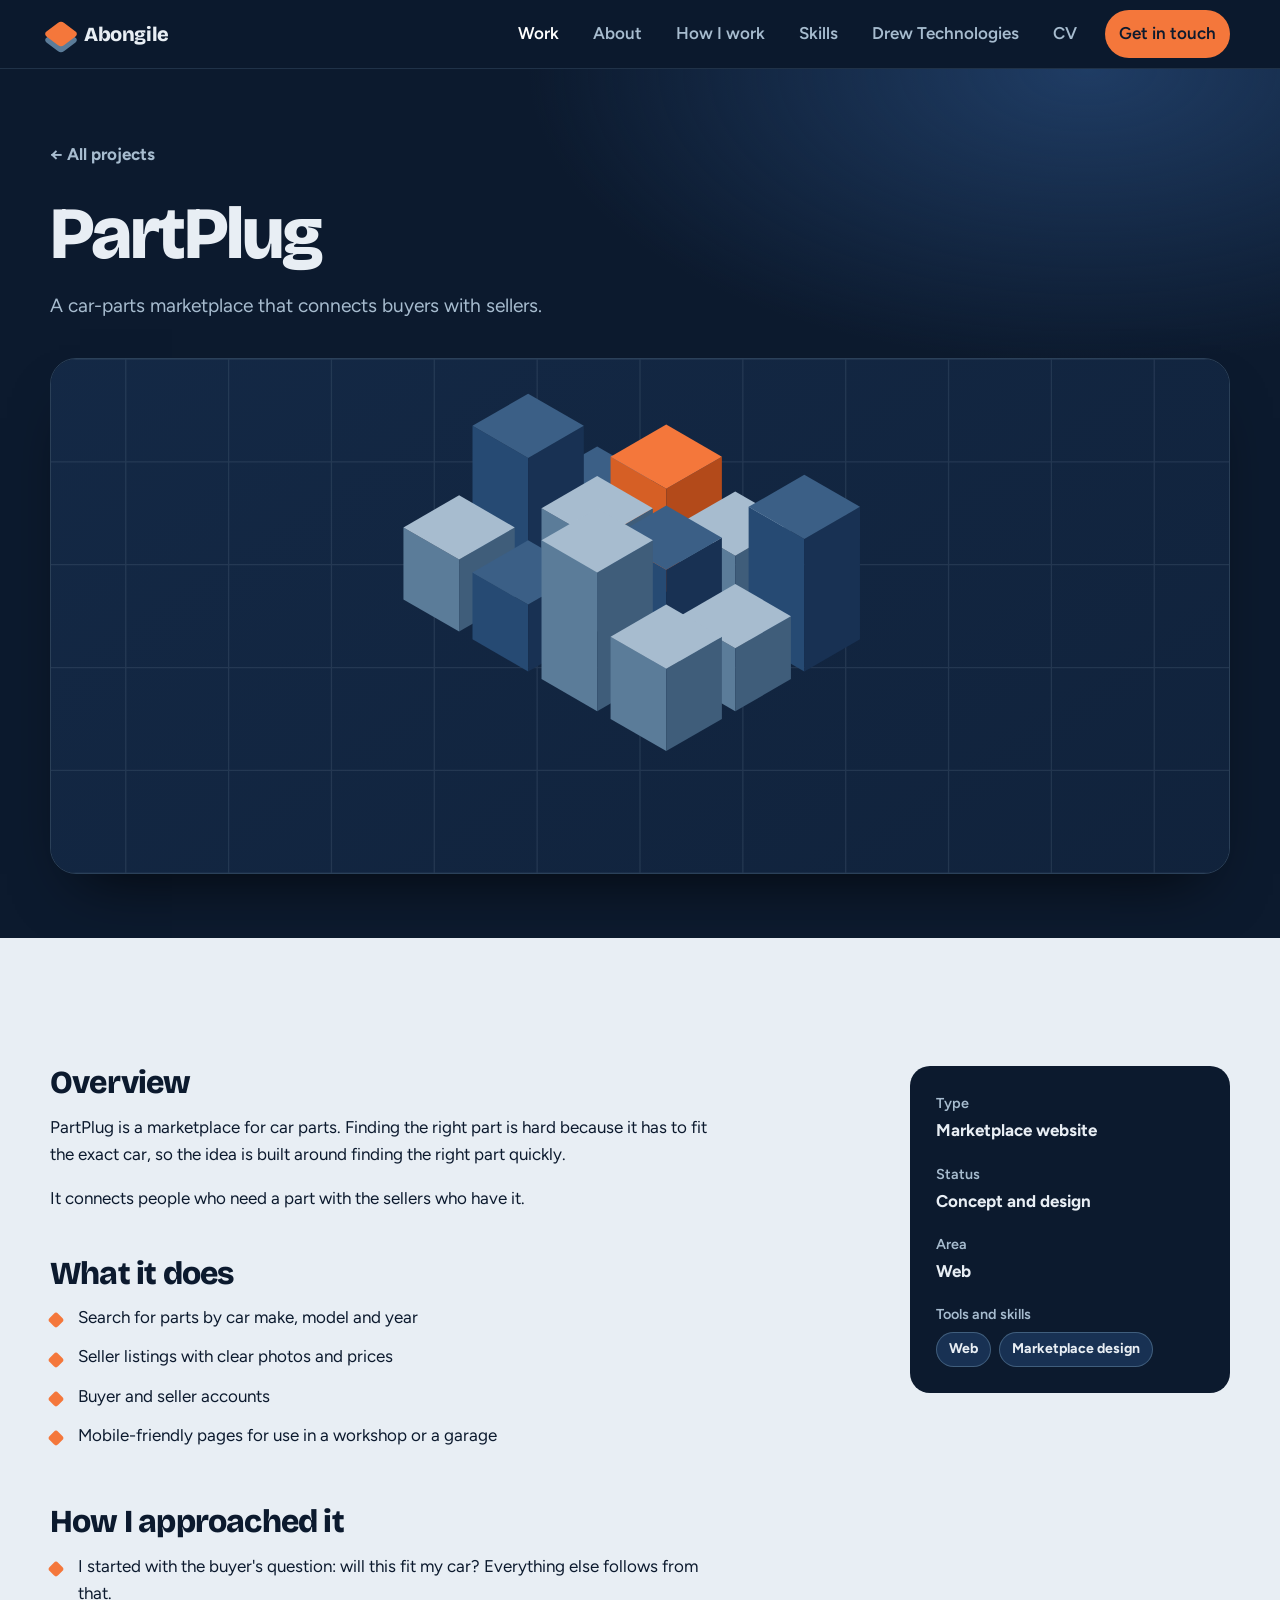
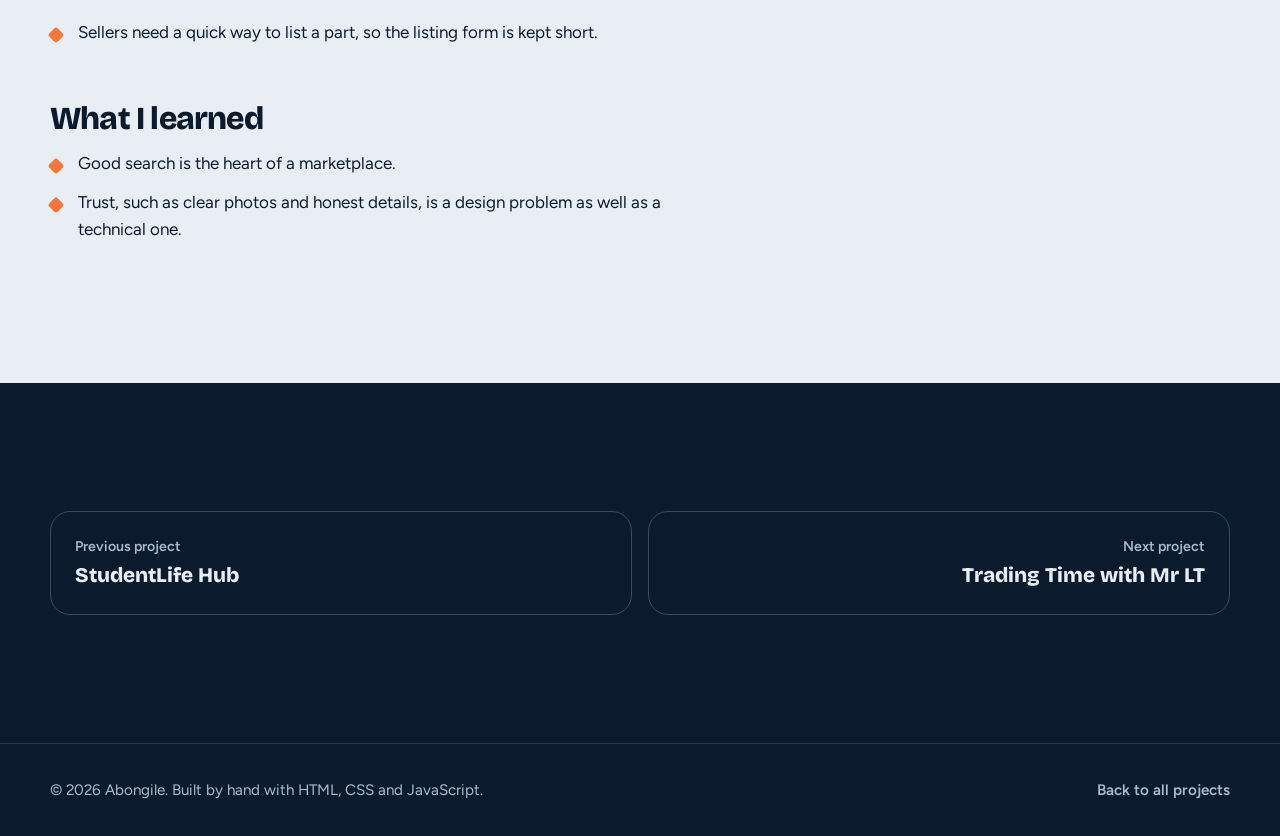
<file: portfolio/projects/partplug.html>
<!doctype html>
<html lang="en">
<head>
  <meta charset="utf-8">
  <meta name="viewport" content="width=device-width, initial-scale=1, viewport-fit=cover">
  <title>PartPlug | Abongile</title>
  <meta name="description" content="A car-parts marketplace that connects buyers with sellers.">
  <meta name="theme-color" content="#0c1a2e">
  <meta property="og:title" content="PartPlug | Abongile">
  <meta property="og:description" content="A car-parts marketplace that connects buyers with sellers.">
  <link rel="icon" href="../favicon.svg" type="image/svg+xml">
  <link rel="preconnect" href="https://fonts.googleapis.com">
  <link rel="preconnect" href="https://fonts.gstatic.com" crossorigin>
  <link href="https://fonts.googleapis.com/css2?family=Bricolage+Grotesque:opsz,wght@12..96,500;12..96,700;12..96,800&family=Figtree:wght@400;500;600;700&display=swap" rel="stylesheet">
  <link rel="stylesheet" href="../css/styles.css">
</head>
<body>
<a class="skip" href="#main">Skip to content</a>
<header class="site-header">
  <div class="wrap bar">
    <a class="brand" href="../index.html" aria-label="Abongile, home"><span class="brand-mark" aria-hidden="true"></span>Abongile</a>
    <button class="menu-btn" id="menuBtn" type="button" aria-expanded="false" aria-controls="nav" aria-label="Open menu"><span></span></button>
    <nav class="nav" id="nav" aria-label="Main">
      <a href="../index.html#work" aria-current="page">Work</a>
      <a href="../index.html#about">About</a>
      <a href="../index.html#how">How I work</a>
      <a href="../index.html#skills">Skills</a>
      <a href="../index.html#drew">Drew Technologies</a>
      <a href="../cv.html">CV</a>
      <a class="nav-cta" href="../index.html#contact">Get in touch</a>
    </nav>
  </div>
</header>
<main id="main">
  <section class="p-hero">
    <div class="wrap">
      <a class="crumb" href="../index.html#work">&#8592; All projects</a>
      <h1>PartPlug</h1>
      <p class="lede">A car-parts marketplace that connects buyers with sellers.</p>
      <div class="p-cover"><svg class="cover-svg" viewBox="0 0 640 400" preserveAspectRatio="xMidYMid meet" xmlns="http://www.w3.org/2000/svg" role="img" aria-label="Illustration for PartPlug"><defs><linearGradient id="g1633463896" x1="0" y1="0" x2="1" y2="1"><stop offset="0" stop-color="#183153"/><stop offset="1" stop-color="#0c1a2e"/></linearGradient></defs><rect x="-1200" y="-800" width="3040" height="2000" fill="url(#g1633463896)"/><g opacity=".12" stroke="#a7bccf" stroke-width="1"><line x1="-720" y1="-800" x2="-720" y2="1200"/><line x1="-640" y1="-800" x2="-640" y2="1200"/><line x1="-560" y1="-800" x2="-560" y2="1200"/><line x1="-480" y1="-800" x2="-480" y2="1200"/><line x1="-400" y1="-800" x2="-400" y2="1200"/><line x1="-320" y1="-800" x2="-320" y2="1200"/><line x1="-240" y1="-800" x2="-240" y2="1200"/><line x1="-160" y1="-800" x2="-160" y2="1200"/><line x1="-80" y1="-800" x2="-80" y2="1200"/><line x1="0" y1="-800" x2="0" y2="1200"/><line x1="80" y1="-800" x2="80" y2="1200"/><line x1="160" y1="-800" x2="160" y2="1200"/><line x1="240" y1="-800" x2="240" y2="1200"/><line x1="320" y1="-800" x2="320" y2="1200"/><line x1="400" y1="-800" x2="400" y2="1200"/><line x1="480" y1="-800" x2="480" y2="1200"/><line x1="560" y1="-800" x2="560" y2="1200"/><line x1="640" y1="-800" x2="640" y2="1200"/><line x1="720" y1="-800" x2="720" y2="1200"/><line x1="800" y1="-800" x2="800" y2="1200"/><line x1="880" y1="-800" x2="880" y2="1200"/><line x1="960" y1="-800" x2="960" y2="1200"/><line x1="1040" y1="-800" x2="1040" y2="1200"/><line x1="1120" y1="-800" x2="1120" y2="1200"/><line x1="1200" y1="-800" x2="1200" y2="1200"/><line x1="1280" y1="-800" x2="1280" y2="1200"/><line x1="1360" y1="-800" x2="1360" y2="1200"/><line x1="-1200" y1="-400" x2="1840" y2="-400"/><line x1="-1200" y1="-320" x2="1840" y2="-320"/><line x1="-1200" y1="-240" x2="1840" y2="-240"/><line x1="-1200" y1="-160" x2="1840" y2="-160"/><line x1="-1200" y1="-80" x2="1840" y2="-80"/><line x1="-1200" y1="0" x2="1840" y2="0"/><line x1="-1200" y1="80" x2="1840" y2="80"/><line x1="-1200" y1="160" x2="1840" y2="160"/><line x1="-1200" y1="240" x2="1840" y2="240"/><line x1="-1200" y1="320" x2="1840" y2="320"/><line x1="-1200" y1="400" x2="1840" y2="400"/><line x1="-1200" y1="480" x2="1840" y2="480"/><line x1="-1200" y1="560" x2="1840" y2="560"/><line x1="-1200" y1="640" x2="1840" y2="640"/><line x1="-1200" y1="720" x2="1840" y2="720"/></g><polygon points="243.4,93.0 286.7,118.0 286.7,150.0 243.4,125.0" fill="#264a73"/><polygon points="330.0,93.0 286.7,118.0 286.7,150.0 330.0,125.0" fill="#183153"/><polygon points="286.7,68.0 330.0,93.0 286.7,118.0 243.4,93.0" fill="#3b5f86"/><polygon points="189.7,52.0 233.0,77.0 233.0,181.0 189.7,156.0" fill="#264a73"/><polygon points="276.3,52.0 233.0,77.0 233.0,181.0 276.3,156.0" fill="#183153"/><polygon points="233.0,27.0 276.3,52.0 233.0,77.0 189.7,52.0" fill="#3b5f86"/><polygon points="297.1,76.0 340.4,101.0 340.4,181.0 297.1,156.0" fill="#d65f25"/><polygon points="383.7,76.0 340.4,101.0 340.4,181.0 383.7,156.0" fill="#b34a1a"/><polygon points="340.4,51.0 383.7,76.0 340.4,101.0 297.1,76.0" fill="#f4773b"/><polygon points="136.0,131.0 179.3,156.0 179.3,212.0 136.0,187.0" fill="#5b7c99"/><polygon points="222.6,131.0 179.3,156.0 179.3,212.0 222.6,187.0" fill="#3f5d7a"/><polygon points="179.3,106.0 222.6,131.0 179.3,156.0 136.0,131.0" fill="#a7bccf"/><polygon points="243.4,116.0 286.7,141.0 286.7,212.0 243.4,187.0" fill="#5b7c99"/><polygon points="330.0,116.0 286.7,141.0 286.7,212.0 330.0,187.0" fill="#3f5d7a"/><polygon points="286.7,91.0 330.0,116.0 286.7,141.0 243.4,116.0" fill="#a7bccf"/><polygon points="350.8,128.0 394.1,153.0 394.1,212.0 350.8,187.0" fill="#5b7c99"/><polygon points="437.4,128.0 394.1,153.0 394.1,212.0 437.4,187.0" fill="#3f5d7a"/><polygon points="394.1,103.0 437.4,128.0 394.1,153.0 350.8,128.0" fill="#a7bccf"/><polygon points="189.7,166.0 233.0,191.0 233.0,243.0 189.7,218.0" fill="#264a73"/><polygon points="276.3,166.0 233.0,191.0 233.0,243.0 276.3,218.0" fill="#183153"/><polygon points="233.0,141.0 276.3,166.0 233.0,191.0 189.7,166.0" fill="#3b5f86"/><polygon points="297.1,139.0 340.4,164.0 340.4,243.0 297.1,218.0" fill="#264a73"/><polygon points="383.7,139.0 340.4,164.0 340.4,243.0 383.7,218.0" fill="#183153"/><polygon points="340.4,114.0 383.7,139.0 340.4,164.0 297.1,139.0" fill="#3b5f86"/><polygon points="404.5,115.0 447.8,140.0 447.8,243.0 404.5,218.0" fill="#264a73"/><polygon points="491.1,115.0 447.8,140.0 447.8,243.0 491.1,218.0" fill="#183153"/><polygon points="447.8,90.0 491.1,115.0 447.8,140.0 404.5,115.0" fill="#3b5f86"/><polygon points="243.4,141.0 286.7,166.0 286.7,274.0 243.4,249.0" fill="#5b7c99"/><polygon points="330.0,141.0 286.7,166.0 286.7,274.0 330.0,249.0" fill="#3f5d7a"/><polygon points="286.7,116.0 330.0,141.0 286.7,166.0 243.4,141.0" fill="#a7bccf"/><polygon points="350.8,200.0 394.1,225.0 394.1,274.0 350.8,249.0" fill="#5b7c99"/><polygon points="437.4,200.0 394.1,225.0 394.1,274.0 437.4,249.0" fill="#3f5d7a"/><polygon points="394.1,175.0 437.4,200.0 394.1,225.0 350.8,200.0" fill="#a7bccf"/><polygon points="297.1,216.0 340.4,241.0 340.4,305.0 297.1,280.0" fill="#5b7c99"/><polygon points="383.7,216.0 340.4,241.0 340.4,305.0 383.7,280.0" fill="#3f5d7a"/><polygon points="340.4,191.0 383.7,216.0 340.4,241.0 297.1,216.0" fill="#a7bccf"/></svg></div>
    </div>
  </section>

  <section class="section section--light">
    <div class="wrap p-body">
      <div>
        <h2>Overview</h2>
        <p>PartPlug is a marketplace for car parts. Finding the right part is hard because it has to fit the exact car, so the idea is built around finding the right part quickly.</p><p>It connects people who need a part with the sellers who have it.</p>
        <h2>What it does</h2>
        <ul class="p-list"><li>Search for parts by car make, model and year</li><li>Seller listings with clear photos and prices</li><li>Buyer and seller accounts</li><li>Mobile-friendly pages for use in a workshop or a garage</li></ul>
        <h2>How I approached it</h2>
        <ul class="p-list"><li>I started with the buyer's question: will this fit my car? Everything else follows from that.</li><li>Sellers need a quick way to list a part, so the listing form is kept short.</li></ul>
        <h2>What I learned</h2>
        <ul class="p-list"><li>Good search is the heart of a marketplace.</li><li>Trust, such as clear photos and honest details, is a design problem as well as a technical one.</li></ul>
        
      </div>
      <aside class="aside" aria-label="Project facts">
        <dl>
          <div><dt>Type</dt><dd>Marketplace website</dd></div>
          <div><dt>Status</dt><dd>Concept and design</dd></div>
          <div><dt>Area</dt><dd>Web</dd></div>
          <div><dt>Tools and skills</dt><dd><ul class="stack"><li>Web</li><li>Marketplace design</li></ul></dd></div>
        </dl>
      </aside>
    </div>
  </section>

  <section class="section">
    <div class="wrap pager">
      <a href="studentlife-hub.html" rel="prev"><small>Previous project</small><strong>StudentLife Hub</strong></a>
      <a href="trading-time.html" rel="next"><small>Next project</small><strong>Trading Time with Mr LT</strong></a>
    </div>
  </section>
</main>
<footer class="site-footer">
  <div class="wrap foot">
    <span>&copy; 2026 Abongile. Built by hand with HTML, CSS and JavaScript.</span>
    <a href="../index.html#work">Back to all projects</a>
  </div>
</footer>
<script src="../js/main.js"></script>
</body>
</html>
</file>
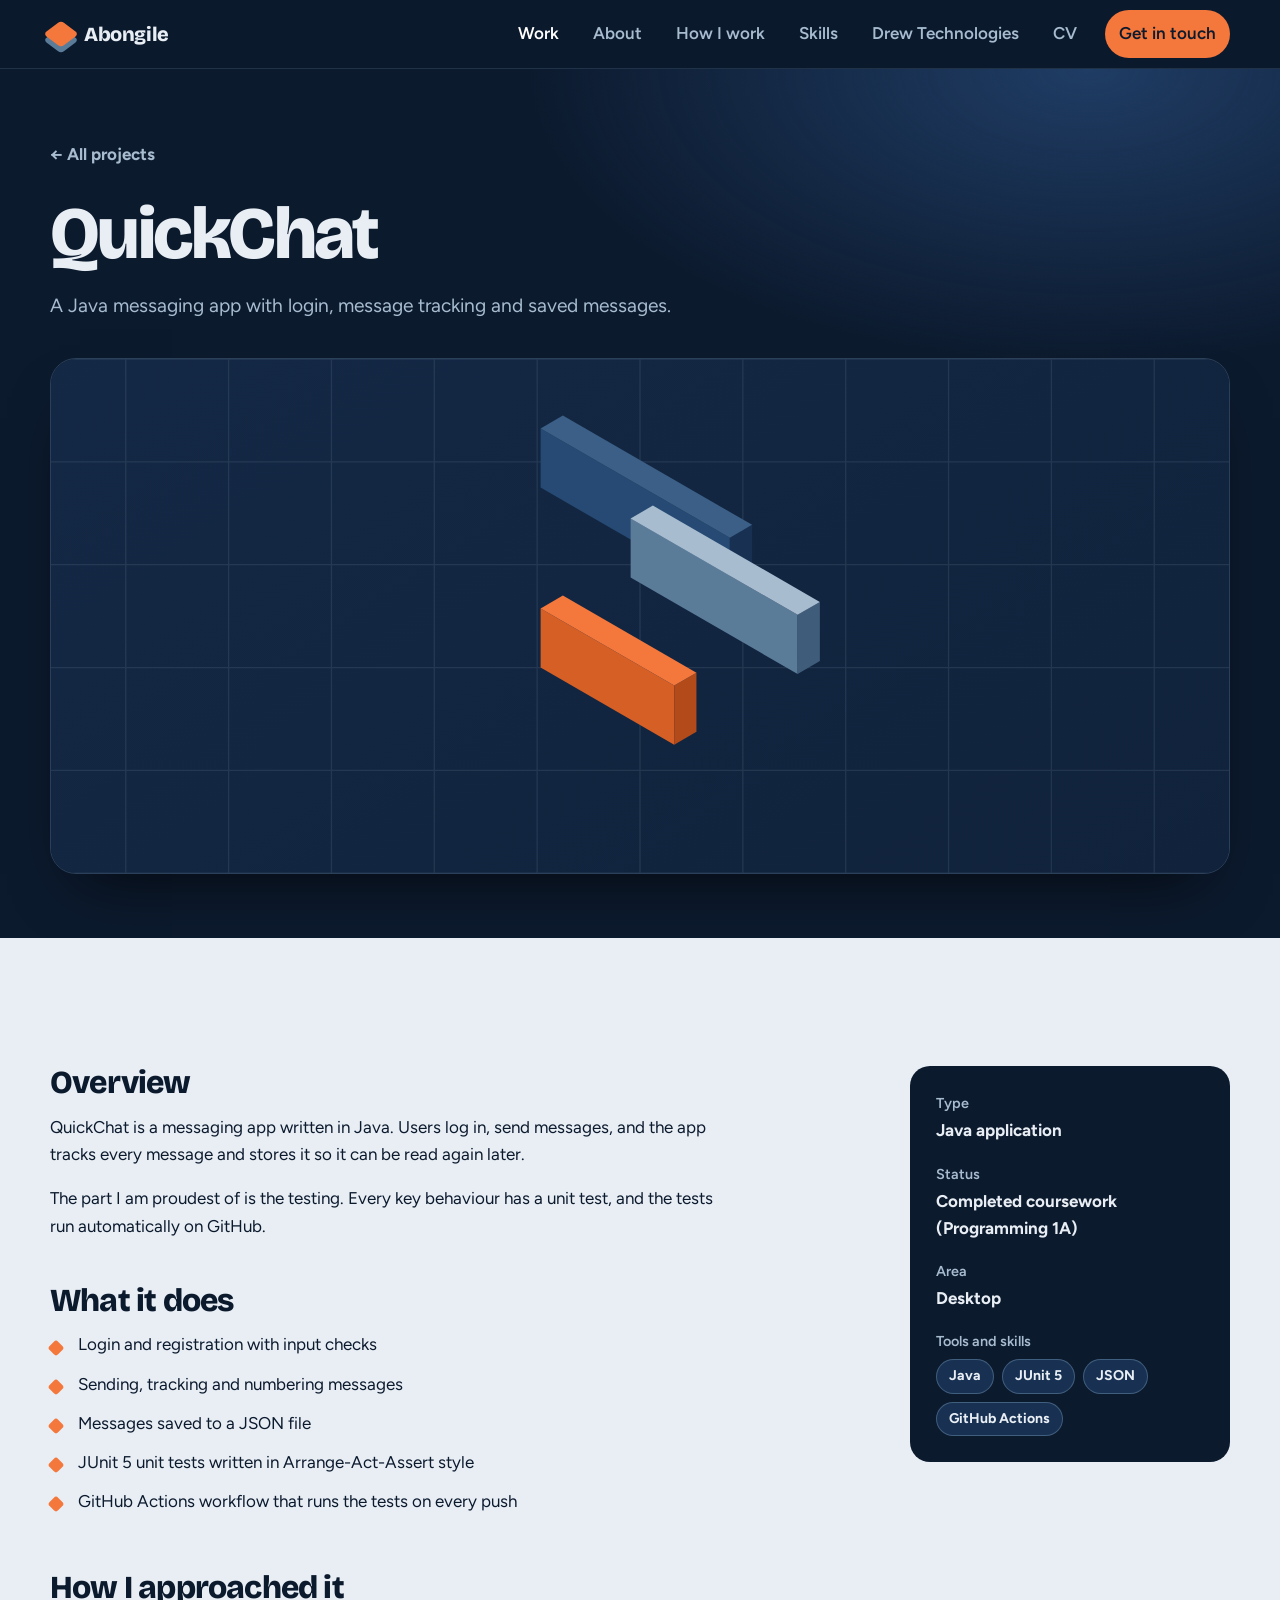
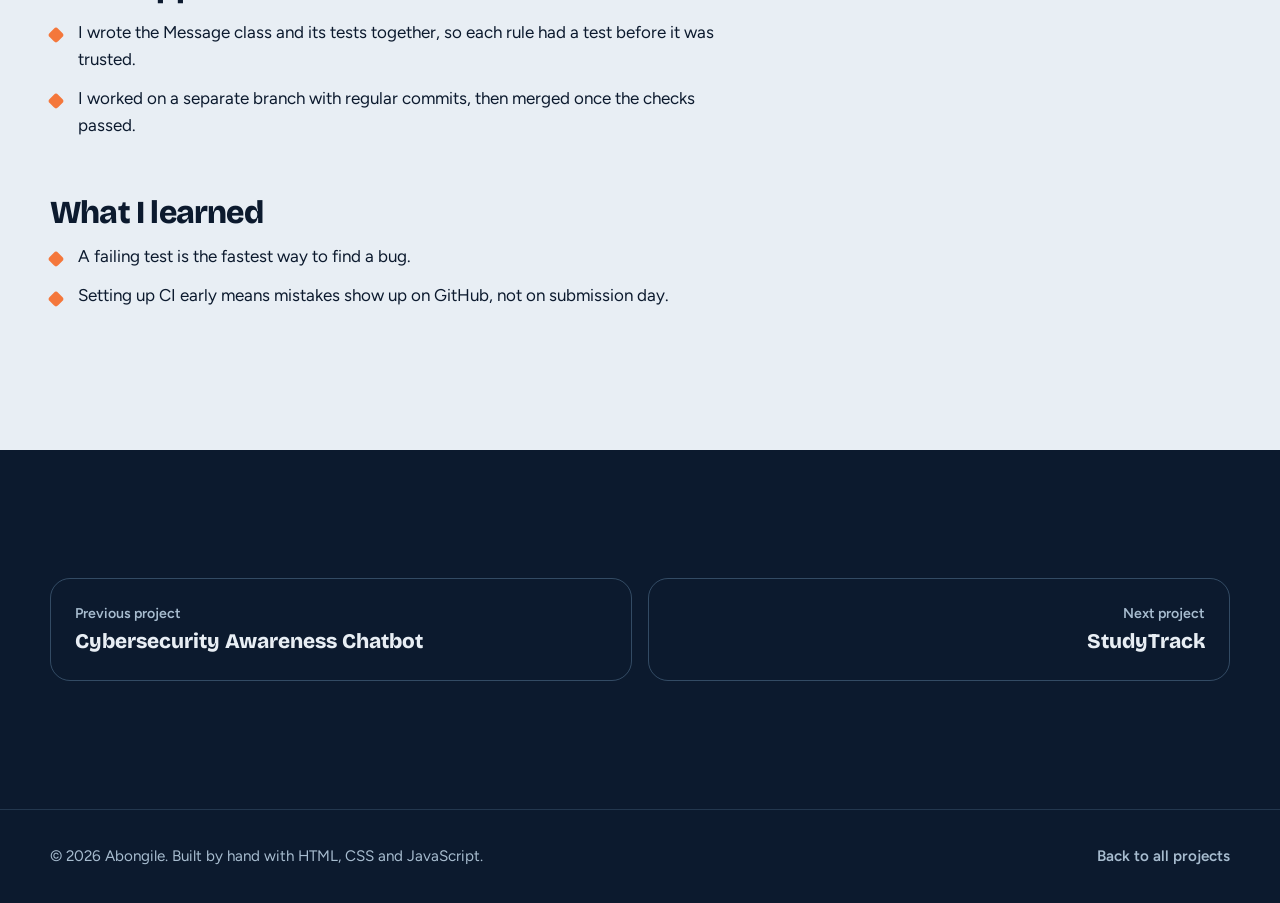
<file: portfolio/projects/quickchat.html>
<!doctype html>
<html lang="en">
<head>
  <meta charset="utf-8">
  <meta name="viewport" content="width=device-width, initial-scale=1, viewport-fit=cover">
  <title>QuickChat | Abongile</title>
  <meta name="description" content="A Java messaging app with login, message tracking and saved messages.">
  <meta name="theme-color" content="#0c1a2e">
  <meta property="og:title" content="QuickChat | Abongile">
  <meta property="og:description" content="A Java messaging app with login, message tracking and saved messages.">
  <link rel="icon" href="../favicon.svg" type="image/svg+xml">
  <link rel="preconnect" href="https://fonts.googleapis.com">
  <link rel="preconnect" href="https://fonts.gstatic.com" crossorigin>
  <link href="https://fonts.googleapis.com/css2?family=Bricolage+Grotesque:opsz,wght@12..96,500;12..96,700;12..96,800&family=Figtree:wght@400;500;600;700&display=swap" rel="stylesheet">
  <link rel="stylesheet" href="../css/styles.css">
</head>
<body>
<a class="skip" href="#main">Skip to content</a>
<header class="site-header">
  <div class="wrap bar">
    <a class="brand" href="../index.html" aria-label="Abongile, home"><span class="brand-mark" aria-hidden="true"></span>Abongile</a>
    <button class="menu-btn" id="menuBtn" type="button" aria-expanded="false" aria-controls="nav" aria-label="Open menu"><span></span></button>
    <nav class="nav" id="nav" aria-label="Main">
      <a href="../index.html#work" aria-current="page">Work</a>
      <a href="../index.html#about">About</a>
      <a href="../index.html#how">How I work</a>
      <a href="../index.html#skills">Skills</a>
      <a href="../index.html#drew">Drew Technologies</a>
      <a href="../cv.html">CV</a>
      <a class="nav-cta" href="../index.html#contact">Get in touch</a>
    </nav>
  </div>
</header>
<main id="main">
  <section class="p-hero">
    <div class="wrap">
      <a class="crumb" href="../index.html#work">&#8592; All projects</a>
      <h1>QuickChat</h1>
      <p class="lede">A Java messaging app with login, message tracking and saved messages.</p>
      <div class="p-cover"><svg class="cover-svg" viewBox="0 0 640 400" preserveAspectRatio="xMidYMid meet" xmlns="http://www.w3.org/2000/svg" role="img" aria-label="Illustration for QuickChat"><defs><linearGradient id="g1220231754" x1="0" y1="0" x2="1" y2="1"><stop offset="0" stop-color="#183153"/><stop offset="1" stop-color="#0c1a2e"/></linearGradient></defs><rect x="-1200" y="-800" width="3040" height="2000" fill="url(#g1220231754)"/><g opacity=".12" stroke="#a7bccf" stroke-width="1"><line x1="-720" y1="-800" x2="-720" y2="1200"/><line x1="-640" y1="-800" x2="-640" y2="1200"/><line x1="-560" y1="-800" x2="-560" y2="1200"/><line x1="-480" y1="-800" x2="-480" y2="1200"/><line x1="-400" y1="-800" x2="-400" y2="1200"/><line x1="-320" y1="-800" x2="-320" y2="1200"/><line x1="-240" y1="-800" x2="-240" y2="1200"/><line x1="-160" y1="-800" x2="-160" y2="1200"/><line x1="-80" y1="-800" x2="-80" y2="1200"/><line x1="0" y1="-800" x2="0" y2="1200"/><line x1="80" y1="-800" x2="80" y2="1200"/><line x1="160" y1="-800" x2="160" y2="1200"/><line x1="240" y1="-800" x2="240" y2="1200"/><line x1="320" y1="-800" x2="320" y2="1200"/><line x1="400" y1="-800" x2="400" y2="1200"/><line x1="480" y1="-800" x2="480" y2="1200"/><line x1="560" y1="-800" x2="560" y2="1200"/><line x1="640" y1="-800" x2="640" y2="1200"/><line x1="720" y1="-800" x2="720" y2="1200"/><line x1="800" y1="-800" x2="800" y2="1200"/><line x1="880" y1="-800" x2="880" y2="1200"/><line x1="960" y1="-800" x2="960" y2="1200"/><line x1="1040" y1="-800" x2="1040" y2="1200"/><line x1="1120" y1="-800" x2="1120" y2="1200"/><line x1="1200" y1="-800" x2="1200" y2="1200"/><line x1="1280" y1="-800" x2="1280" y2="1200"/><line x1="1360" y1="-800" x2="1360" y2="1200"/><line x1="-1200" y1="-400" x2="1840" y2="-400"/><line x1="-1200" y1="-320" x2="1840" y2="-320"/><line x1="-1200" y1="-240" x2="1840" y2="-240"/><line x1="-1200" y1="-160" x2="1840" y2="-160"/><line x1="-1200" y1="-80" x2="1840" y2="-80"/><line x1="-1200" y1="0" x2="1840" y2="0"/><line x1="-1200" y1="80" x2="1840" y2="80"/><line x1="-1200" y1="160" x2="1840" y2="160"/><line x1="-1200" y1="240" x2="1840" y2="240"/><line x1="-1200" y1="320" x2="1840" y2="320"/><line x1="-1200" y1="400" x2="1840" y2="400"/><line x1="-1200" y1="480" x2="1840" y2="480"/><line x1="-1200" y1="560" x2="1840" y2="560"/><line x1="-1200" y1="640" x2="1840" y2="640"/><line x1="-1200" y1="720" x2="1840" y2="720"/></g><polygon points="242.7,54.0 389.9,139.0 389.9,185.0 242.7,100.0" fill="#264a73"/><polygon points="407.2,129.0 389.9,139.0 389.9,185.0 407.2,175.0" fill="#183153"/><polygon points="260.0,44.0 407.2,129.0 389.9,139.0 242.7,54.0" fill="#3b5f86"/><polygon points="312.7,124.0 442.6,199.0 442.6,245.0 312.7,170.0" fill="#5b7c99"/><polygon points="459.9,189.0 442.6,199.0 442.6,245.0 459.9,235.0" fill="#3f5d7a"/><polygon points="330.0,114.0 459.9,189.0 442.6,199.0 312.7,124.0" fill="#a7bccf"/><polygon points="242.7,194.0 346.6,254.0 346.6,300.0 242.7,240.0" fill="#d65f25"/><polygon points="363.9,244.0 346.6,254.0 346.6,300.0 363.9,290.0" fill="#b34a1a"/><polygon points="260.0,184.0 363.9,244.0 346.6,254.0 242.7,194.0" fill="#f4773b"/></svg></div>
    </div>
  </section>

  <section class="section section--light">
    <div class="wrap p-body">
      <div>
        <h2>Overview</h2>
        <p>QuickChat is a messaging app written in Java. Users log in, send messages, and the app tracks every message and stores it so it can be read again later.</p><p>The part I am proudest of is the testing. Every key behaviour has a unit test, and the tests run automatically on GitHub.</p>
        <h2>What it does</h2>
        <ul class="p-list"><li>Login and registration with input checks</li><li>Sending, tracking and numbering messages</li><li>Messages saved to a JSON file</li><li>JUnit 5 unit tests written in Arrange-Act-Assert style</li><li>GitHub Actions workflow that runs the tests on every push</li></ul>
        <h2>How I approached it</h2>
        <ul class="p-list"><li>I wrote the Message class and its tests together, so each rule had a test before it was trusted.</li><li>I worked on a separate branch with regular commits, then merged once the checks passed.</li></ul>
        <h2>What I learned</h2>
        <ul class="p-list"><li>A failing test is the fastest way to find a bug.</li><li>Setting up CI early means mistakes show up on GitHub, not on submission day.</li></ul>
        
      </div>
      <aside class="aside" aria-label="Project facts">
        <dl>
          <div><dt>Type</dt><dd>Java application</dd></div>
          <div><dt>Status</dt><dd>Completed coursework (Programming 1A)</dd></div>
          <div><dt>Area</dt><dd>Desktop</dd></div>
          <div><dt>Tools and skills</dt><dd><ul class="stack"><li>Java</li><li>JUnit 5</li><li>JSON</li><li>GitHub Actions</li></ul></dd></div>
        </dl>
      </aside>
    </div>
  </section>

  <section class="section">
    <div class="wrap pager">
      <a href="cyber-chatbot.html" rel="prev"><small>Previous project</small><strong>Cybersecurity Awareness Chatbot</strong></a>
      <a href="studytrack.html" rel="next"><small>Next project</small><strong>StudyTrack</strong></a>
    </div>
  </section>
</main>
<footer class="site-footer">
  <div class="wrap foot">
    <span>&copy; 2026 Abongile. Built by hand with HTML, CSS and JavaScript.</span>
    <a href="../index.html#work">Back to all projects</a>
  </div>
</footer>
<script src="../js/main.js"></script>
</body>
</html>
</file>
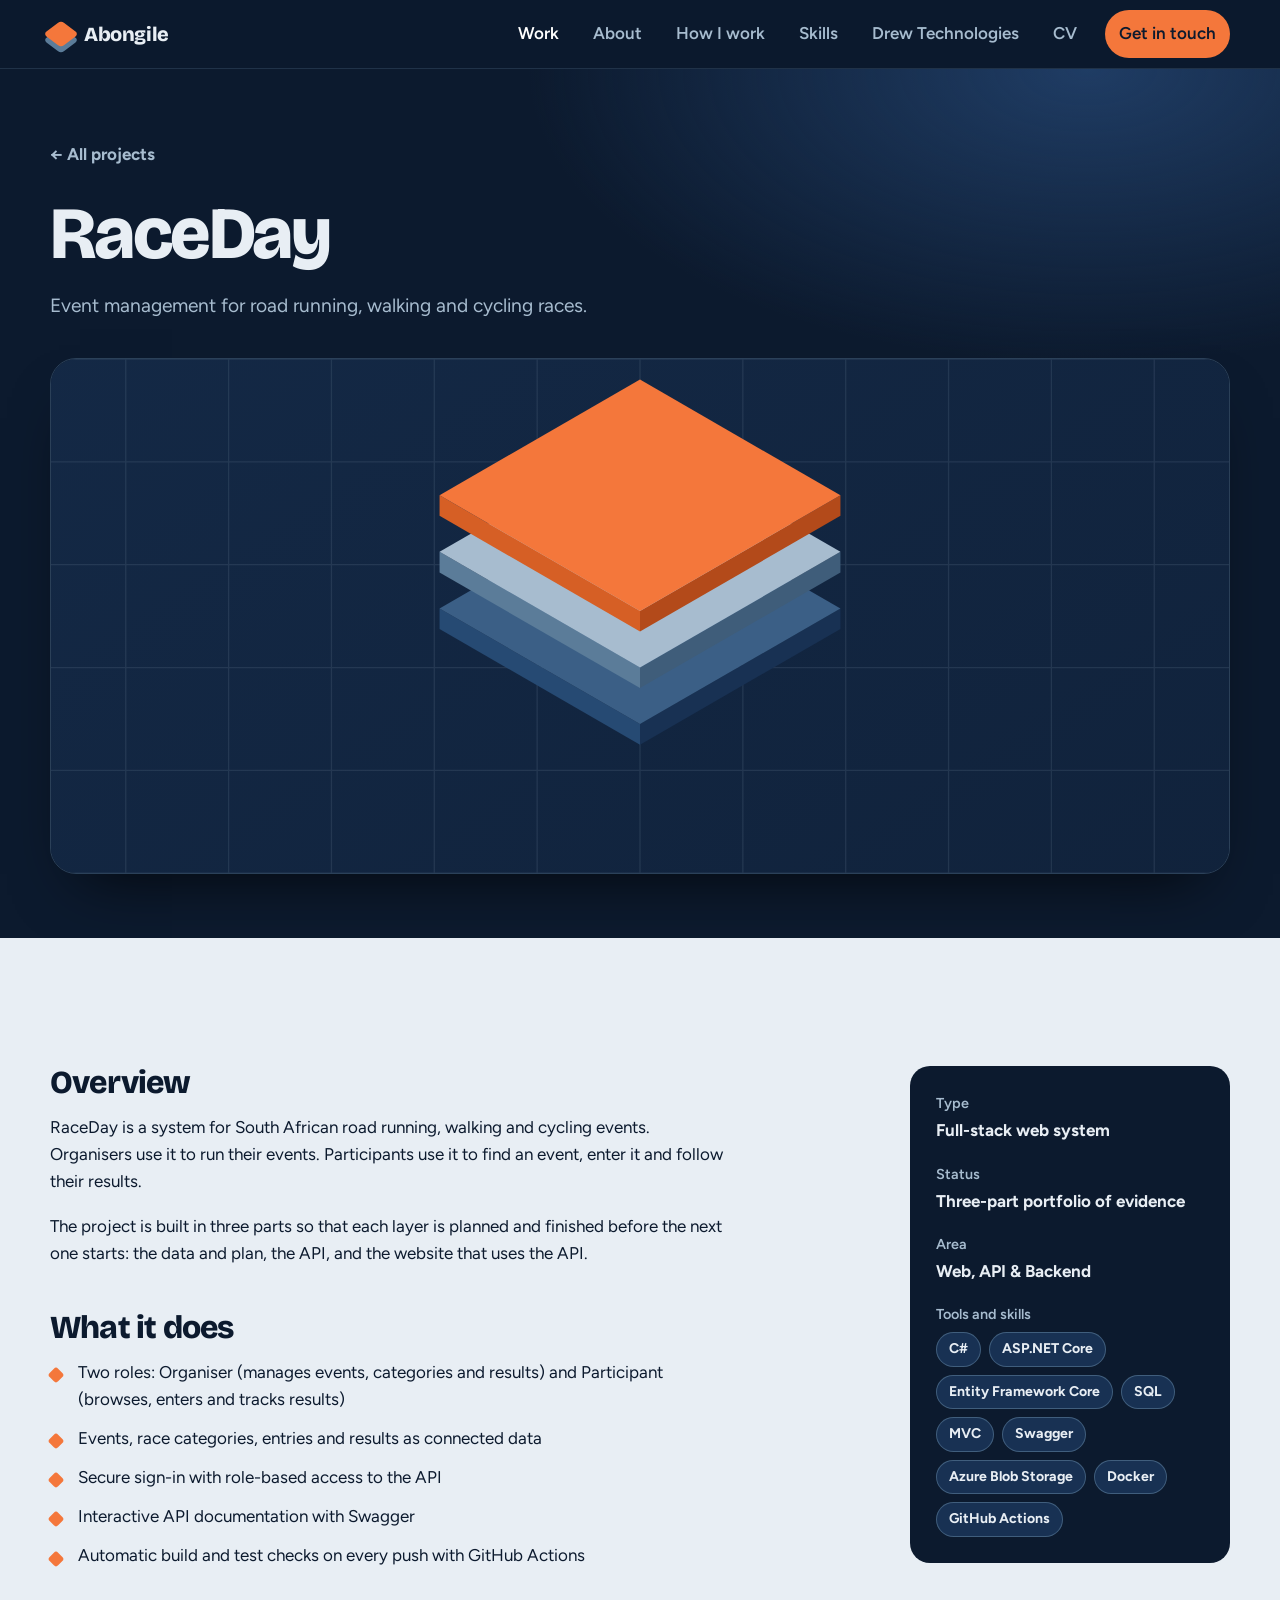
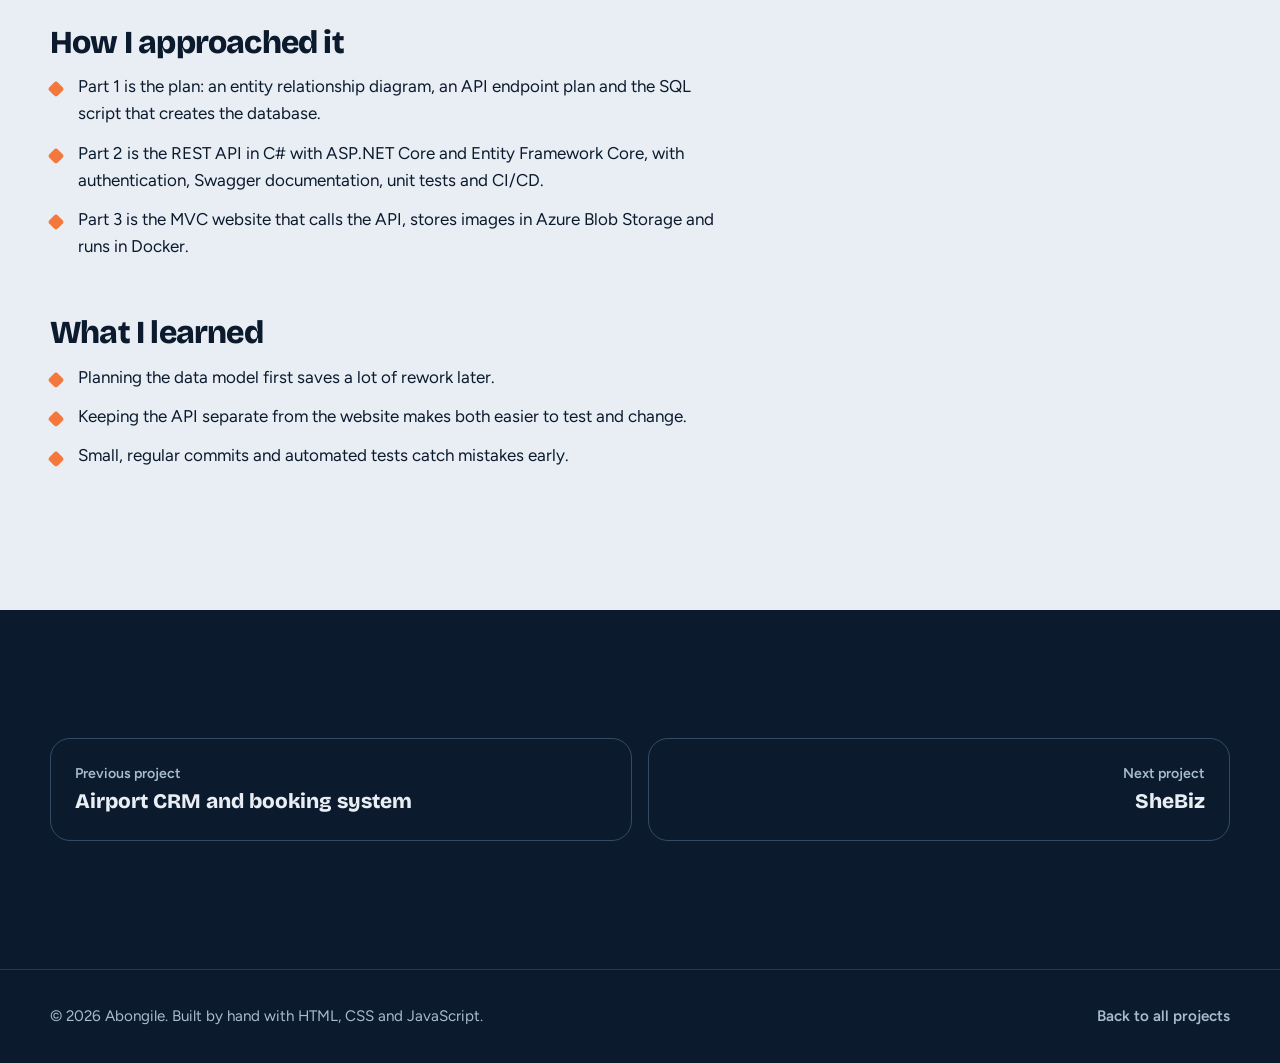
<file: portfolio/projects/raceday.html>
<!doctype html>
<html lang="en">
<head>
  <meta charset="utf-8">
  <meta name="viewport" content="width=device-width, initial-scale=1, viewport-fit=cover">
  <title>RaceDay | Abongile</title>
  <meta name="description" content="Event management for road running, walking and cycling races.">
  <meta name="theme-color" content="#0c1a2e">
  <meta property="og:title" content="RaceDay | Abongile">
  <meta property="og:description" content="Event management for road running, walking and cycling races.">
  <link rel="icon" href="../favicon.svg" type="image/svg+xml">
  <link rel="preconnect" href="https://fonts.googleapis.com">
  <link rel="preconnect" href="https://fonts.gstatic.com" crossorigin>
  <link href="https://fonts.googleapis.com/css2?family=Bricolage+Grotesque:opsz,wght@12..96,500;12..96,700;12..96,800&family=Figtree:wght@400;500;600;700&display=swap" rel="stylesheet">
  <link rel="stylesheet" href="../css/styles.css">
</head>
<body>
<a class="skip" href="#main">Skip to content</a>
<header class="site-header">
  <div class="wrap bar">
    <a class="brand" href="../index.html" aria-label="Abongile, home"><span class="brand-mark" aria-hidden="true"></span>Abongile</a>
    <button class="menu-btn" id="menuBtn" type="button" aria-expanded="false" aria-controls="nav" aria-label="Open menu"><span></span></button>
    <nav class="nav" id="nav" aria-label="Main">
      <a href="../index.html#work" aria-current="page">Work</a>
      <a href="../index.html#about">About</a>
      <a href="../index.html#how">How I work</a>
      <a href="../index.html#skills">Skills</a>
      <a href="../index.html#drew">Drew Technologies</a>
      <a href="../cv.html">CV</a>
      <a class="nav-cta" href="../index.html#contact">Get in touch</a>
    </nav>
  </div>
</header>
<main id="main">
  <section class="p-hero">
    <div class="wrap">
      <a class="crumb" href="../index.html#work">&#8592; All projects</a>
      <h1>RaceDay</h1>
      <p class="lede">Event management for road running, walking and cycling races.</p>
      <div class="p-cover"><svg class="cover-svg" viewBox="0 0 640 400" preserveAspectRatio="xMidYMid meet" xmlns="http://www.w3.org/2000/svg" role="img" aria-label="Illustration for RaceDay"><defs><linearGradient id="g504493058" x1="0" y1="0" x2="1" y2="1"><stop offset="0" stop-color="#183153"/><stop offset="1" stop-color="#0c1a2e"/></linearGradient></defs><rect x="-1200" y="-800" width="3040" height="2000" fill="url(#g504493058)"/><g opacity=".12" stroke="#a7bccf" stroke-width="1"><line x1="-720" y1="-800" x2="-720" y2="1200"/><line x1="-640" y1="-800" x2="-640" y2="1200"/><line x1="-560" y1="-800" x2="-560" y2="1200"/><line x1="-480" y1="-800" x2="-480" y2="1200"/><line x1="-400" y1="-800" x2="-400" y2="1200"/><line x1="-320" y1="-800" x2="-320" y2="1200"/><line x1="-240" y1="-800" x2="-240" y2="1200"/><line x1="-160" y1="-800" x2="-160" y2="1200"/><line x1="-80" y1="-800" x2="-80" y2="1200"/><line x1="0" y1="-800" x2="0" y2="1200"/><line x1="80" y1="-800" x2="80" y2="1200"/><line x1="160" y1="-800" x2="160" y2="1200"/><line x1="240" y1="-800" x2="240" y2="1200"/><line x1="320" y1="-800" x2="320" y2="1200"/><line x1="400" y1="-800" x2="400" y2="1200"/><line x1="480" y1="-800" x2="480" y2="1200"/><line x1="560" y1="-800" x2="560" y2="1200"/><line x1="640" y1="-800" x2="640" y2="1200"/><line x1="720" y1="-800" x2="720" y2="1200"/><line x1="800" y1="-800" x2="800" y2="1200"/><line x1="880" y1="-800" x2="880" y2="1200"/><line x1="960" y1="-800" x2="960" y2="1200"/><line x1="1040" y1="-800" x2="1040" y2="1200"/><line x1="1120" y1="-800" x2="1120" y2="1200"/><line x1="1200" y1="-800" x2="1200" y2="1200"/><line x1="1280" y1="-800" x2="1280" y2="1200"/><line x1="1360" y1="-800" x2="1360" y2="1200"/><line x1="-1200" y1="-400" x2="1840" y2="-400"/><line x1="-1200" y1="-320" x2="1840" y2="-320"/><line x1="-1200" y1="-240" x2="1840" y2="-240"/><line x1="-1200" y1="-160" x2="1840" y2="-160"/><line x1="-1200" y1="-80" x2="1840" y2="-80"/><line x1="-1200" y1="0" x2="1840" y2="0"/><line x1="-1200" y1="80" x2="1840" y2="80"/><line x1="-1200" y1="160" x2="1840" y2="160"/><line x1="-1200" y1="240" x2="1840" y2="240"/><line x1="-1200" y1="320" x2="1840" y2="320"/><line x1="-1200" y1="400" x2="1840" y2="400"/><line x1="-1200" y1="480" x2="1840" y2="480"/><line x1="-1200" y1="560" x2="1840" y2="560"/><line x1="-1200" y1="640" x2="1840" y2="640"/><line x1="-1200" y1="720" x2="1840" y2="720"/></g><polygon points="164.1,194.0 320.0,284.0 320.0,300.0 164.1,210.0" fill="#264a73"/><polygon points="475.9,194.0 320.0,284.0 320.0,300.0 475.9,210.0" fill="#183153"/><polygon points="320.0,104.0 475.9,194.0 320.0,284.0 164.1,194.0" fill="#3b5f86"/><polygon points="164.1,150.0 320.0,240.0 320.0,256.0 164.1,166.0" fill="#5b7c99"/><polygon points="475.9,150.0 320.0,240.0 320.0,256.0 475.9,166.0" fill="#3f5d7a"/><polygon points="320.0,60.0 475.9,150.0 320.0,240.0 164.1,150.0" fill="#a7bccf"/><polygon points="164.1,106.0 320.0,196.0 320.0,212.0 164.1,122.0" fill="#d65f25"/><polygon points="475.9,106.0 320.0,196.0 320.0,212.0 475.9,122.0" fill="#b34a1a"/><polygon points="320.0,16.0 475.9,106.0 320.0,196.0 164.1,106.0" fill="#f4773b"/></svg></div>
    </div>
  </section>

  <section class="section section--light">
    <div class="wrap p-body">
      <div>
        <h2>Overview</h2>
        <p>RaceDay is a system for South African road running, walking and cycling events. Organisers use it to run their events. Participants use it to find an event, enter it and follow their results.</p><p>The project is built in three parts so that each layer is planned and finished before the next one starts: the data and plan, the API, and the website that uses the API.</p>
        <h2>What it does</h2>
        <ul class="p-list"><li>Two roles: Organiser (manages events, categories and results) and Participant (browses, enters and tracks results)</li><li>Events, race categories, entries and results as connected data</li><li>Secure sign-in with role-based access to the API</li><li>Interactive API documentation with Swagger</li><li>Automatic build and test checks on every push with GitHub Actions</li></ul>
        <h2>How I approached it</h2>
        <ul class="p-list"><li>Part 1 is the plan: an entity relationship diagram, an API endpoint plan and the SQL script that creates the database.</li><li>Part 2 is the REST API in C# with ASP.NET Core and Entity Framework Core, with authentication, Swagger documentation, unit tests and CI/CD.</li><li>Part 3 is the MVC website that calls the API, stores images in Azure Blob Storage and runs in Docker.</li></ul>
        <h2>What I learned</h2>
        <ul class="p-list"><li>Planning the data model first saves a lot of rework later.</li><li>Keeping the API separate from the website makes both easier to test and change.</li><li>Small, regular commits and automated tests catch mistakes early.</li></ul>
        
      </div>
      <aside class="aside" aria-label="Project facts">
        <dl>
          <div><dt>Type</dt><dd>Full-stack web system</dd></div>
          <div><dt>Status</dt><dd>Three-part portfolio of evidence</dd></div>
          <div><dt>Area</dt><dd>Web, API &amp; Backend</dd></div>
          <div><dt>Tools and skills</dt><dd><ul class="stack"><li>C#</li><li>ASP.NET Core</li><li>Entity Framework Core</li><li>SQL</li><li>MVC</li><li>Swagger</li><li>Azure Blob Storage</li><li>Docker</li><li>GitHub Actions</li></ul></dd></div>
        </dl>
      </aside>
    </div>
  </section>

  <section class="section">
    <div class="wrap pager">
      <a href="airport-crm.html" rel="prev"><small>Previous project</small><strong>Airport CRM and booking system</strong></a>
      <a href="shebiz.html" rel="next"><small>Next project</small><strong>SheBiz</strong></a>
    </div>
  </section>
</main>
<footer class="site-footer">
  <div class="wrap foot">
    <span>&copy; 2026 Abongile. Built by hand with HTML, CSS and JavaScript.</span>
    <a href="../index.html#work">Back to all projects</a>
  </div>
</footer>
<script src="../js/main.js"></script>
</body>
</html>
</file>
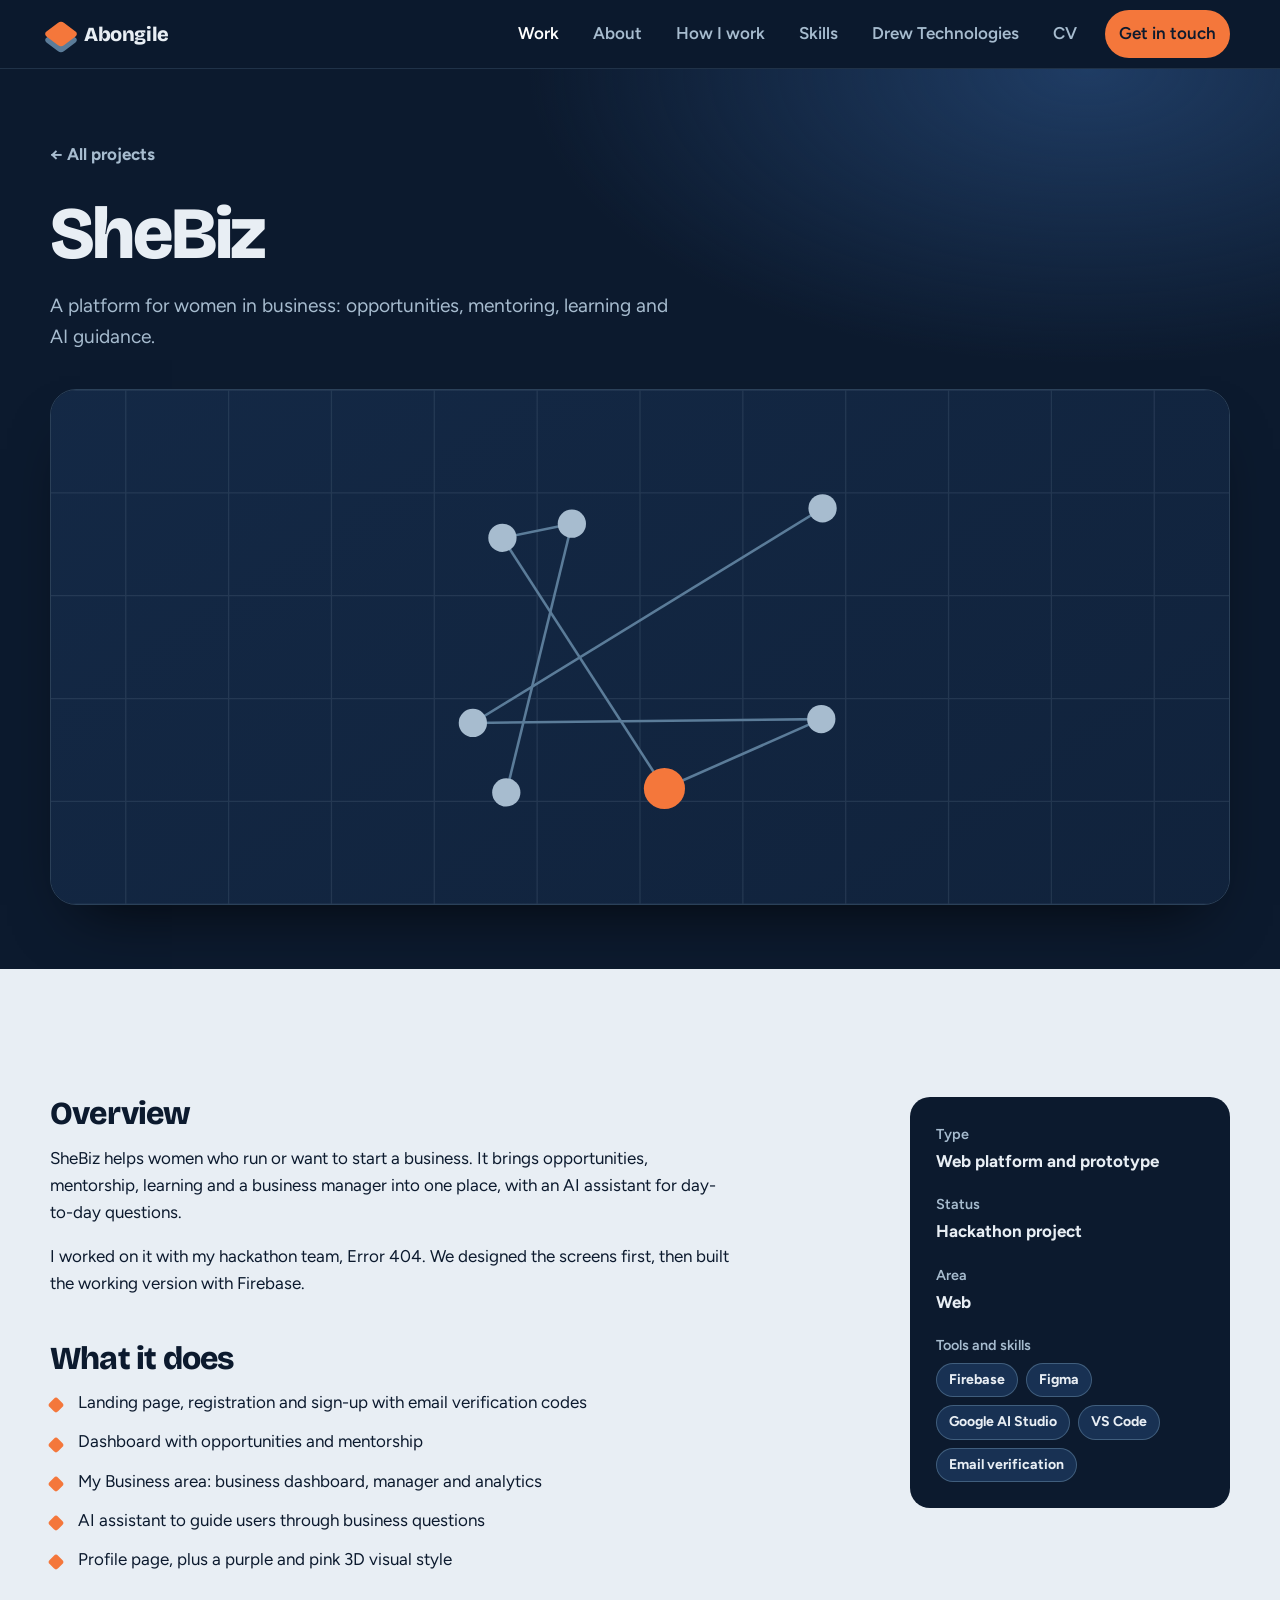
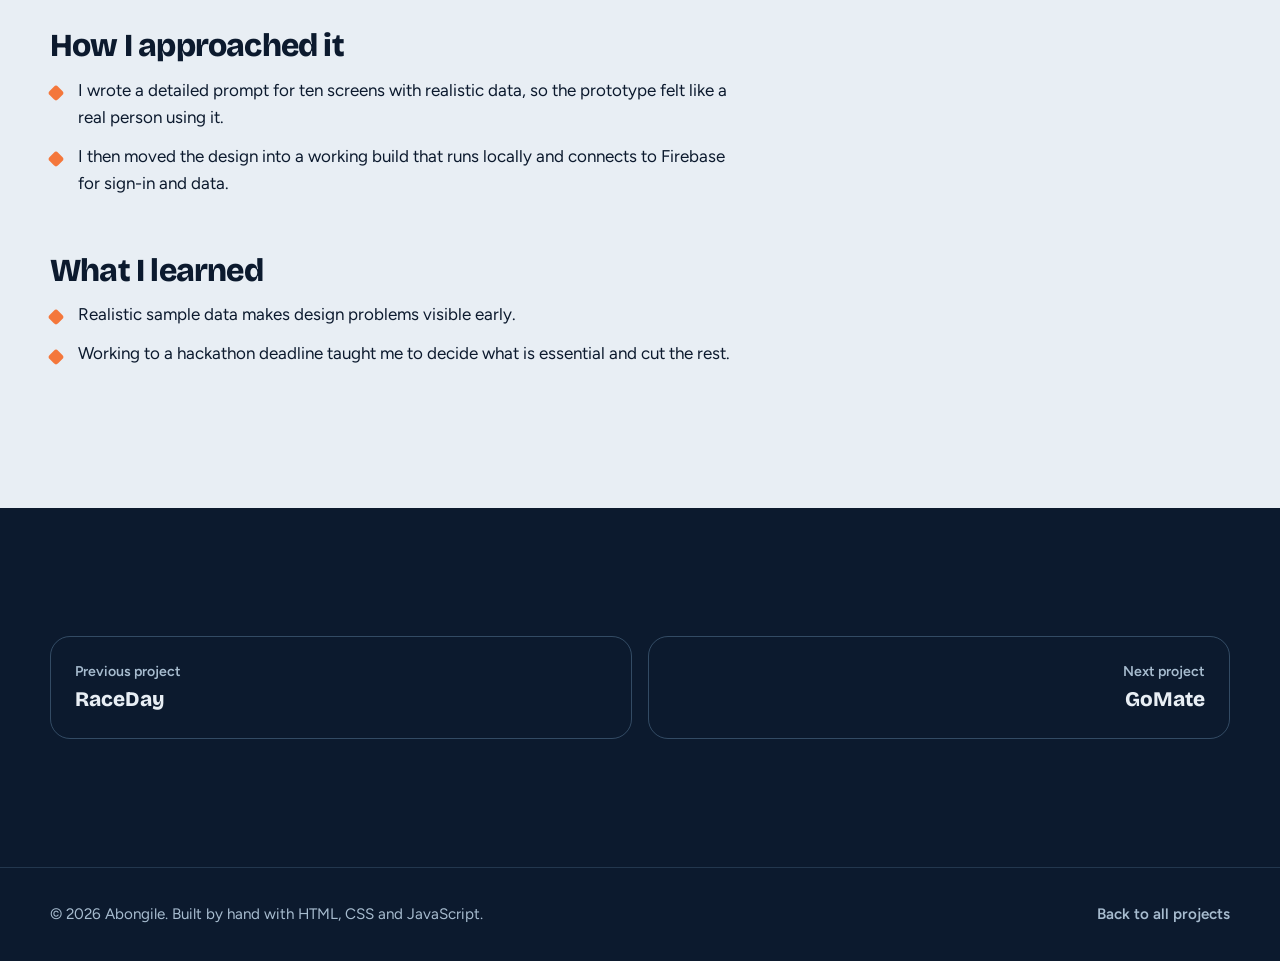
<file: portfolio/projects/shebiz.html>
<!doctype html>
<html lang="en">
<head>
  <meta charset="utf-8">
  <meta name="viewport" content="width=device-width, initial-scale=1, viewport-fit=cover">
  <title>SheBiz | Abongile</title>
  <meta name="description" content="A platform for women in business: opportunities, mentoring, learning and AI guidance.">
  <meta name="theme-color" content="#0c1a2e">
  <meta property="og:title" content="SheBiz | Abongile">
  <meta property="og:description" content="A platform for women in business: opportunities, mentoring, learning and AI guidance.">
  <link rel="icon" href="../favicon.svg" type="image/svg+xml">
  <link rel="preconnect" href="https://fonts.googleapis.com">
  <link rel="preconnect" href="https://fonts.gstatic.com" crossorigin>
  <link href="https://fonts.googleapis.com/css2?family=Bricolage+Grotesque:opsz,wght@12..96,500;12..96,700;12..96,800&family=Figtree:wght@400;500;600;700&display=swap" rel="stylesheet">
  <link rel="stylesheet" href="../css/styles.css">
</head>
<body>
<a class="skip" href="#main">Skip to content</a>
<header class="site-header">
  <div class="wrap bar">
    <a class="brand" href="../index.html" aria-label="Abongile, home"><span class="brand-mark" aria-hidden="true"></span>Abongile</a>
    <button class="menu-btn" id="menuBtn" type="button" aria-expanded="false" aria-controls="nav" aria-label="Open menu"><span></span></button>
    <nav class="nav" id="nav" aria-label="Main">
      <a href="../index.html#work" aria-current="page">Work</a>
      <a href="../index.html#about">About</a>
      <a href="../index.html#how">How I work</a>
      <a href="../index.html#skills">Skills</a>
      <a href="../index.html#drew">Drew Technologies</a>
      <a href="../cv.html">CV</a>
      <a class="nav-cta" href="../index.html#contact">Get in touch</a>
    </nav>
  </div>
</header>
<main id="main">
  <section class="p-hero">
    <div class="wrap">
      <a class="crumb" href="../index.html#work">&#8592; All projects</a>
      <h1>SheBiz</h1>
      <p class="lede">A platform for women in business: opportunities, mentoring, learning and AI guidance.</p>
      <div class="p-cover"><svg class="cover-svg" viewBox="0 0 640 400" preserveAspectRatio="xMidYMid meet" xmlns="http://www.w3.org/2000/svg" role="img" aria-label="Illustration for SheBiz"><defs><linearGradient id="g1608061246" x1="0" y1="0" x2="1" y2="1"><stop offset="0" stop-color="#183153"/><stop offset="1" stop-color="#0c1a2e"/></linearGradient></defs><rect x="-1200" y="-800" width="3040" height="2000" fill="url(#g1608061246)"/><g opacity=".12" stroke="#a7bccf" stroke-width="1"><line x1="-720" y1="-800" x2="-720" y2="1200"/><line x1="-640" y1="-800" x2="-640" y2="1200"/><line x1="-560" y1="-800" x2="-560" y2="1200"/><line x1="-480" y1="-800" x2="-480" y2="1200"/><line x1="-400" y1="-800" x2="-400" y2="1200"/><line x1="-320" y1="-800" x2="-320" y2="1200"/><line x1="-240" y1="-800" x2="-240" y2="1200"/><line x1="-160" y1="-800" x2="-160" y2="1200"/><line x1="-80" y1="-800" x2="-80" y2="1200"/><line x1="0" y1="-800" x2="0" y2="1200"/><line x1="80" y1="-800" x2="80" y2="1200"/><line x1="160" y1="-800" x2="160" y2="1200"/><line x1="240" y1="-800" x2="240" y2="1200"/><line x1="320" y1="-800" x2="320" y2="1200"/><line x1="400" y1="-800" x2="400" y2="1200"/><line x1="480" y1="-800" x2="480" y2="1200"/><line x1="560" y1="-800" x2="560" y2="1200"/><line x1="640" y1="-800" x2="640" y2="1200"/><line x1="720" y1="-800" x2="720" y2="1200"/><line x1="800" y1="-800" x2="800" y2="1200"/><line x1="880" y1="-800" x2="880" y2="1200"/><line x1="960" y1="-800" x2="960" y2="1200"/><line x1="1040" y1="-800" x2="1040" y2="1200"/><line x1="1120" y1="-800" x2="1120" y2="1200"/><line x1="1200" y1="-800" x2="1200" y2="1200"/><line x1="1280" y1="-800" x2="1280" y2="1200"/><line x1="1360" y1="-800" x2="1360" y2="1200"/><line x1="-1200" y1="-400" x2="1840" y2="-400"/><line x1="-1200" y1="-320" x2="1840" y2="-320"/><line x1="-1200" y1="-240" x2="1840" y2="-240"/><line x1="-1200" y1="-160" x2="1840" y2="-160"/><line x1="-1200" y1="-80" x2="1840" y2="-80"/><line x1="-1200" y1="0" x2="1840" y2="0"/><line x1="-1200" y1="80" x2="1840" y2="80"/><line x1="-1200" y1="160" x2="1840" y2="160"/><line x1="-1200" y1="240" x2="1840" y2="240"/><line x1="-1200" y1="320" x2="1840" y2="320"/><line x1="-1200" y1="400" x2="1840" y2="400"/><line x1="-1200" y1="480" x2="1840" y2="480"/><line x1="-1200" y1="560" x2="1840" y2="560"/><line x1="-1200" y1="640" x2="1840" y2="640"/><line x1="-1200" y1="720" x2="1840" y2="720"/></g><line x1="216" y1="313" x2="267" y2="104" stroke="#5b7c99" stroke-width="2"/><line x1="267" y1="104" x2="213" y2="115" stroke="#5b7c99" stroke-width="2"/><line x1="213" y1="115" x2="339" y2="310" stroke="#5b7c99" stroke-width="2"/><line x1="339" y1="310" x2="461" y2="256" stroke="#5b7c99" stroke-width="2"/><line x1="461" y1="256" x2="190" y2="259" stroke="#5b7c99" stroke-width="2"/><line x1="190" y1="259" x2="462" y2="92" stroke="#5b7c99" stroke-width="2"/><circle cx="216" cy="313" r="11" fill="#a7bccf"/><circle cx="267" cy="104" r="11" fill="#a7bccf"/><circle cx="213" cy="115" r="11" fill="#a7bccf"/><circle cx="339" cy="310" r="16" fill="#f4773b"/><circle cx="461" cy="256" r="11" fill="#a7bccf"/><circle cx="190" cy="259" r="11" fill="#a7bccf"/><circle cx="462" cy="92" r="11" fill="#a7bccf"/></svg></div>
    </div>
  </section>

  <section class="section section--light">
    <div class="wrap p-body">
      <div>
        <h2>Overview</h2>
        <p>SheBiz helps women who run or want to start a business. It brings opportunities, mentorship, learning and a business manager into one place, with an AI assistant for day-to-day questions.</p><p>I worked on it with my hackathon team, Error 404. We designed the screens first, then built the working version with Firebase.</p>
        <h2>What it does</h2>
        <ul class="p-list"><li>Landing page, registration and sign-up with email verification codes</li><li>Dashboard with opportunities and mentorship</li><li>My Business area: business dashboard, manager and analytics</li><li>AI assistant to guide users through business questions</li><li>Profile page, plus a purple and pink 3D visual style</li></ul>
        <h2>How I approached it</h2>
        <ul class="p-list"><li>I wrote a detailed prompt for ten screens with realistic data, so the prototype felt like a real person using it.</li><li>I then moved the design into a working build that runs locally and connects to Firebase for sign-in and data.</li></ul>
        <h2>What I learned</h2>
        <ul class="p-list"><li>Realistic sample data makes design problems visible early.</li><li>Working to a hackathon deadline taught me to decide what is essential and cut the rest.</li></ul>
        
      </div>
      <aside class="aside" aria-label="Project facts">
        <dl>
          <div><dt>Type</dt><dd>Web platform and prototype</dd></div>
          <div><dt>Status</dt><dd>Hackathon project</dd></div>
          <div><dt>Area</dt><dd>Web</dd></div>
          <div><dt>Tools and skills</dt><dd><ul class="stack"><li>Firebase</li><li>Figma</li><li>Google AI Studio</li><li>VS Code</li><li>Email verification</li></ul></dd></div>
        </dl>
      </aside>
    </div>
  </section>

  <section class="section">
    <div class="wrap pager">
      <a href="raceday.html" rel="prev"><small>Previous project</small><strong>RaceDay</strong></a>
      <a href="gomate.html" rel="next"><small>Next project</small><strong>GoMate</strong></a>
    </div>
  </section>
</main>
<footer class="site-footer">
  <div class="wrap foot">
    <span>&copy; 2026 Abongile. Built by hand with HTML, CSS and JavaScript.</span>
    <a href="../index.html#work">Back to all projects</a>
  </div>
</footer>
<script src="../js/main.js"></script>
</body>
</html>
</file>
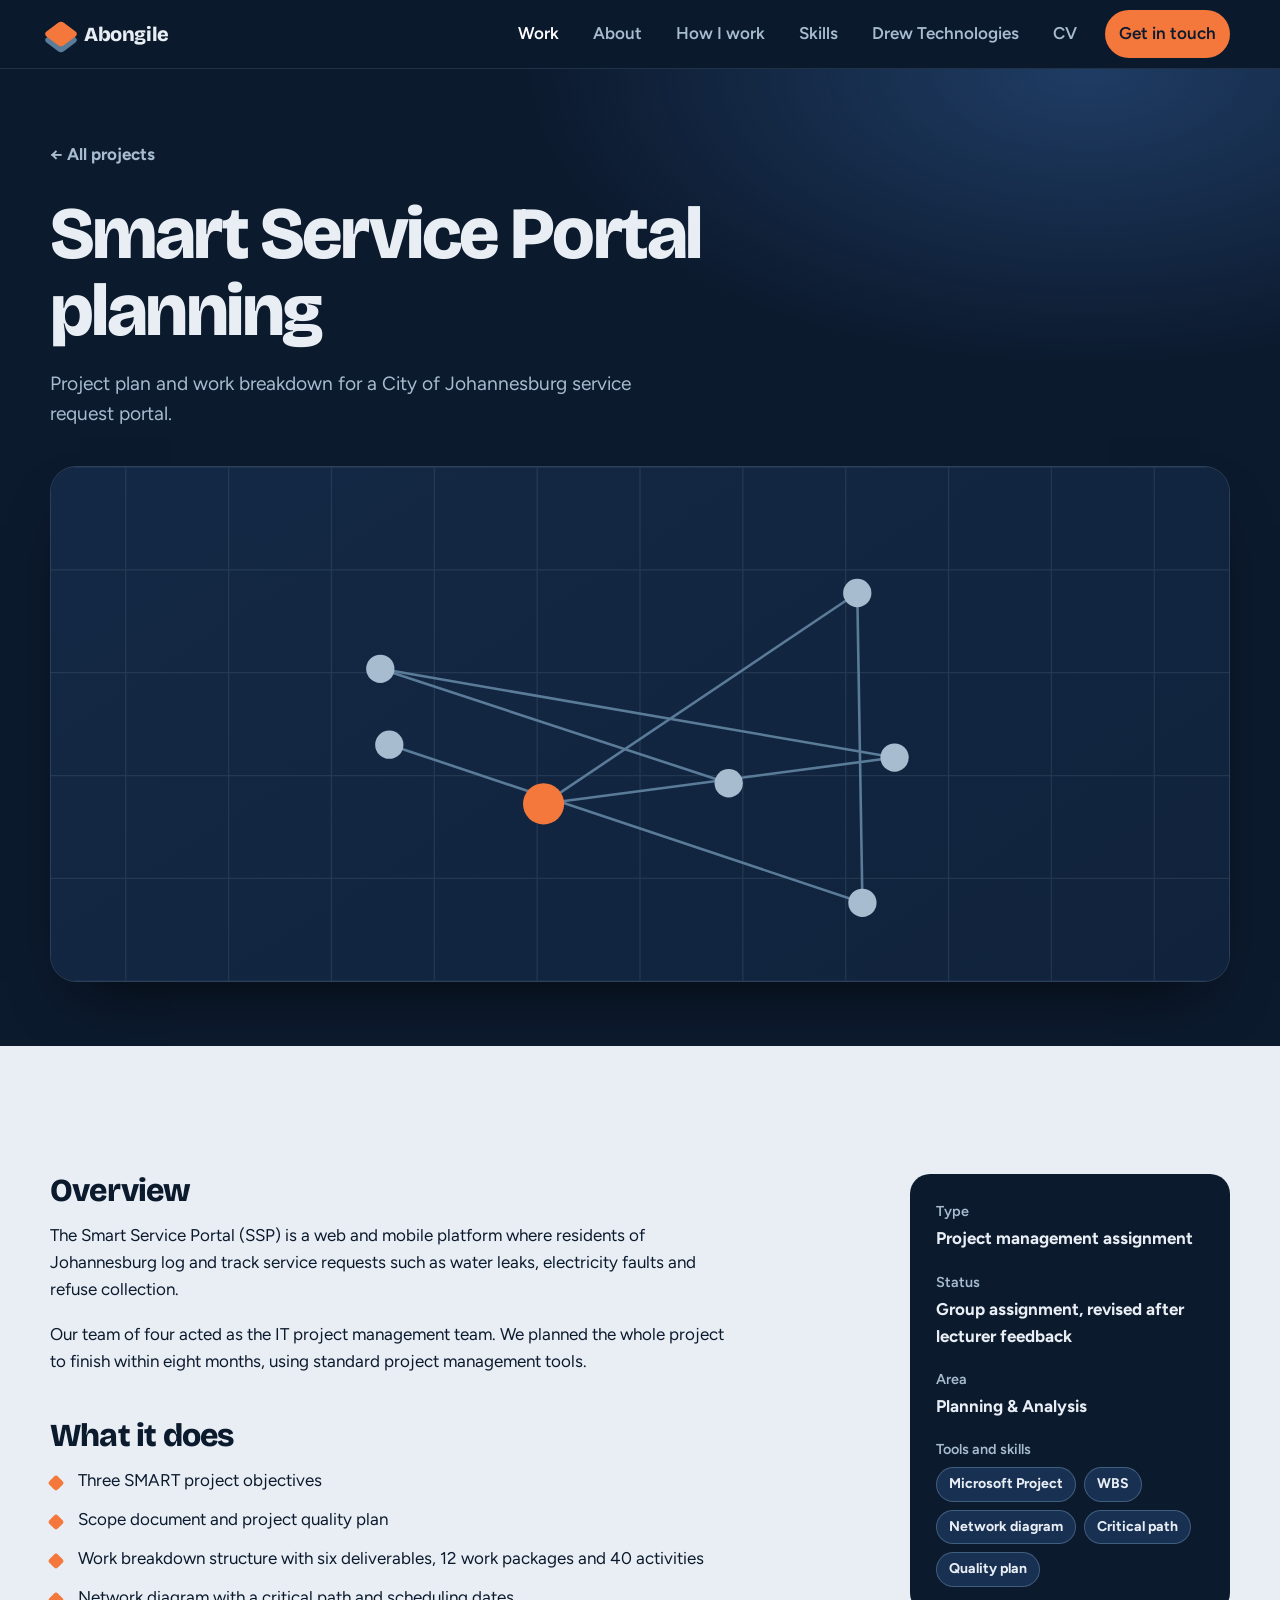
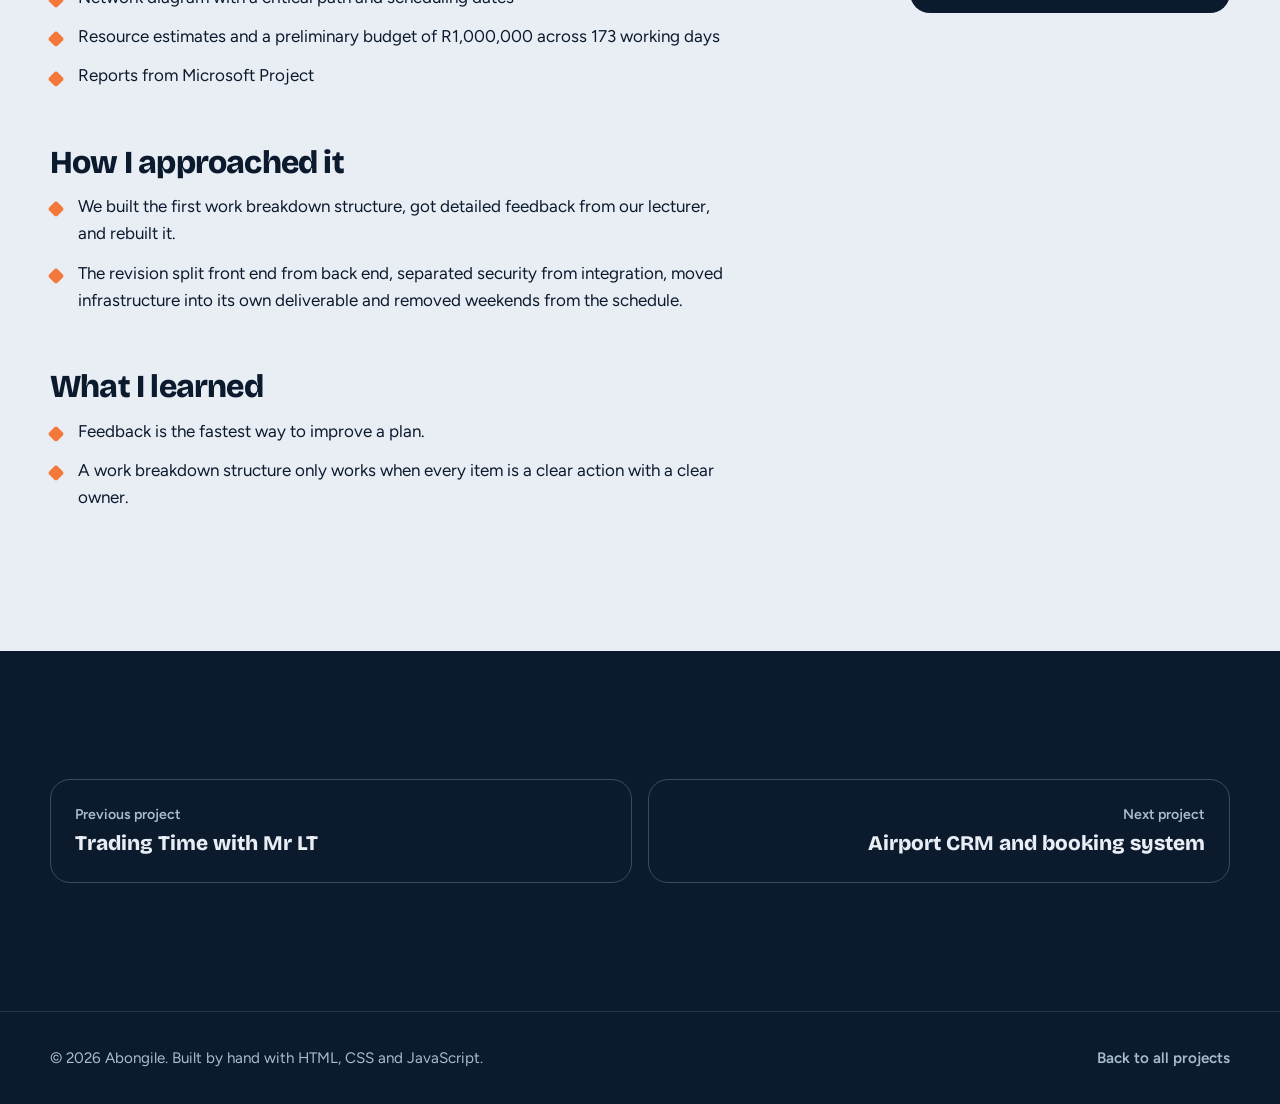
<file: portfolio/projects/ssp-portal.html>
<!doctype html>
<html lang="en">
<head>
  <meta charset="utf-8">
  <meta name="viewport" content="width=device-width, initial-scale=1, viewport-fit=cover">
  <title>Smart Service Portal planning | Abongile</title>
  <meta name="description" content="Project plan and work breakdown for a City of Johannesburg service request portal.">
  <meta name="theme-color" content="#0c1a2e">
  <meta property="og:title" content="Smart Service Portal planning | Abongile">
  <meta property="og:description" content="Project plan and work breakdown for a City of Johannesburg service request portal.">
  <link rel="icon" href="../favicon.svg" type="image/svg+xml">
  <link rel="preconnect" href="https://fonts.googleapis.com">
  <link rel="preconnect" href="https://fonts.gstatic.com" crossorigin>
  <link href="https://fonts.googleapis.com/css2?family=Bricolage+Grotesque:opsz,wght@12..96,500;12..96,700;12..96,800&family=Figtree:wght@400;500;600;700&display=swap" rel="stylesheet">
  <link rel="stylesheet" href="../css/styles.css">
</head>
<body>
<a class="skip" href="#main">Skip to content</a>
<header class="site-header">
  <div class="wrap bar">
    <a class="brand" href="../index.html" aria-label="Abongile, home"><span class="brand-mark" aria-hidden="true"></span>Abongile</a>
    <button class="menu-btn" id="menuBtn" type="button" aria-expanded="false" aria-controls="nav" aria-label="Open menu"><span></span></button>
    <nav class="nav" id="nav" aria-label="Main">
      <a href="../index.html#work" aria-current="page">Work</a>
      <a href="../index.html#about">About</a>
      <a href="../index.html#how">How I work</a>
      <a href="../index.html#skills">Skills</a>
      <a href="../index.html#drew">Drew Technologies</a>
      <a href="../cv.html">CV</a>
      <a class="nav-cta" href="../index.html#contact">Get in touch</a>
    </nav>
  </div>
</header>
<main id="main">
  <section class="p-hero">
    <div class="wrap">
      <a class="crumb" href="../index.html#work">&#8592; All projects</a>
      <h1>Smart Service Portal planning</h1>
      <p class="lede">Project plan and work breakdown for a City of Johannesburg service request portal.</p>
      <div class="p-cover"><svg class="cover-svg" viewBox="0 0 640 400" preserveAspectRatio="xMidYMid meet" xmlns="http://www.w3.org/2000/svg" role="img" aria-label="Illustration for Smart Service Portal planning"><defs><linearGradient id="g451387738" x1="0" y1="0" x2="1" y2="1"><stop offset="0" stop-color="#183153"/><stop offset="1" stop-color="#0c1a2e"/></linearGradient></defs><rect x="-1200" y="-800" width="3040" height="2000" fill="url(#g451387738)"/><g opacity=".12" stroke="#a7bccf" stroke-width="1"><line x1="-720" y1="-800" x2="-720" y2="1200"/><line x1="-640" y1="-800" x2="-640" y2="1200"/><line x1="-560" y1="-800" x2="-560" y2="1200"/><line x1="-480" y1="-800" x2="-480" y2="1200"/><line x1="-400" y1="-800" x2="-400" y2="1200"/><line x1="-320" y1="-800" x2="-320" y2="1200"/><line x1="-240" y1="-800" x2="-240" y2="1200"/><line x1="-160" y1="-800" x2="-160" y2="1200"/><line x1="-80" y1="-800" x2="-80" y2="1200"/><line x1="0" y1="-800" x2="0" y2="1200"/><line x1="80" y1="-800" x2="80" y2="1200"/><line x1="160" y1="-800" x2="160" y2="1200"/><line x1="240" y1="-800" x2="240" y2="1200"/><line x1="320" y1="-800" x2="320" y2="1200"/><line x1="400" y1="-800" x2="400" y2="1200"/><line x1="480" y1="-800" x2="480" y2="1200"/><line x1="560" y1="-800" x2="560" y2="1200"/><line x1="640" y1="-800" x2="640" y2="1200"/><line x1="720" y1="-800" x2="720" y2="1200"/><line x1="800" y1="-800" x2="800" y2="1200"/><line x1="880" y1="-800" x2="880" y2="1200"/><line x1="960" y1="-800" x2="960" y2="1200"/><line x1="1040" y1="-800" x2="1040" y2="1200"/><line x1="1120" y1="-800" x2="1120" y2="1200"/><line x1="1200" y1="-800" x2="1200" y2="1200"/><line x1="1280" y1="-800" x2="1280" y2="1200"/><line x1="1360" y1="-800" x2="1360" y2="1200"/><line x1="-1200" y1="-400" x2="1840" y2="-400"/><line x1="-1200" y1="-320" x2="1840" y2="-320"/><line x1="-1200" y1="-240" x2="1840" y2="-240"/><line x1="-1200" y1="-160" x2="1840" y2="-160"/><line x1="-1200" y1="-80" x2="1840" y2="-80"/><line x1="-1200" y1="0" x2="1840" y2="0"/><line x1="-1200" y1="80" x2="1840" y2="80"/><line x1="-1200" y1="160" x2="1840" y2="160"/><line x1="-1200" y1="240" x2="1840" y2="240"/><line x1="-1200" y1="320" x2="1840" y2="320"/><line x1="-1200" y1="400" x2="1840" y2="400"/><line x1="-1200" y1="480" x2="1840" y2="480"/><line x1="-1200" y1="560" x2="1840" y2="560"/><line x1="-1200" y1="640" x2="1840" y2="640"/><line x1="-1200" y1="720" x2="1840" y2="720"/></g><line x1="389" y1="246" x2="118" y2="157" stroke="#5b7c99" stroke-width="2"/><line x1="118" y1="157" x2="518" y2="226" stroke="#5b7c99" stroke-width="2"/><line x1="518" y1="226" x2="245" y2="262" stroke="#5b7c99" stroke-width="2"/><line x1="245" y1="262" x2="489" y2="98" stroke="#5b7c99" stroke-width="2"/><line x1="489" y1="98" x2="493" y2="339" stroke="#5b7c99" stroke-width="2"/><line x1="493" y1="339" x2="125" y2="216" stroke="#5b7c99" stroke-width="2"/><circle cx="389" cy="246" r="11" fill="#a7bccf"/><circle cx="118" cy="157" r="11" fill="#a7bccf"/><circle cx="518" cy="226" r="11" fill="#a7bccf"/><circle cx="245" cy="262" r="16" fill="#f4773b"/><circle cx="489" cy="98" r="11" fill="#a7bccf"/><circle cx="493" cy="339" r="11" fill="#a7bccf"/><circle cx="125" cy="216" r="11" fill="#a7bccf"/></svg></div>
    </div>
  </section>

  <section class="section section--light">
    <div class="wrap p-body">
      <div>
        <h2>Overview</h2>
        <p>The Smart Service Portal (SSP) is a web and mobile platform where residents of Johannesburg log and track service requests such as water leaks, electricity faults and refuse collection.</p><p>Our team of four acted as the IT project management team. We planned the whole project to finish within eight months, using standard project management tools.</p>
        <h2>What it does</h2>
        <ul class="p-list"><li>Three SMART project objectives</li><li>Scope document and project quality plan</li><li>Work breakdown structure with six deliverables, 12 work packages and 40 activities</li><li>Network diagram with a critical path and scheduling dates</li><li>Resource estimates and a preliminary budget of R1,000,000 across 173 working days</li><li>Reports from Microsoft Project</li></ul>
        <h2>How I approached it</h2>
        <ul class="p-list"><li>We built the first work breakdown structure, got detailed feedback from our lecturer, and rebuilt it.</li><li>The revision split front end from back end, separated security from integration, moved infrastructure into its own deliverable and removed weekends from the schedule.</li></ul>
        <h2>What I learned</h2>
        <ul class="p-list"><li>Feedback is the fastest way to improve a plan.</li><li>A work breakdown structure only works when every item is a clear action with a clear owner.</li></ul>
        
      </div>
      <aside class="aside" aria-label="Project facts">
        <dl>
          <div><dt>Type</dt><dd>Project management assignment</dd></div>
          <div><dt>Status</dt><dd>Group assignment, revised after lecturer feedback</dd></div>
          <div><dt>Area</dt><dd>Planning &amp; Analysis</dd></div>
          <div><dt>Tools and skills</dt><dd><ul class="stack"><li>Microsoft Project</li><li>WBS</li><li>Network diagram</li><li>Critical path</li><li>Quality plan</li></ul></dd></div>
        </dl>
      </aside>
    </div>
  </section>

  <section class="section">
    <div class="wrap pager">
      <a href="trading-time.html" rel="prev"><small>Previous project</small><strong>Trading Time with Mr LT</strong></a>
      <a href="airport-crm.html" rel="next"><small>Next project</small><strong>Airport CRM and booking system</strong></a>
    </div>
  </section>
</main>
<footer class="site-footer">
  <div class="wrap foot">
    <span>&copy; 2026 Abongile. Built by hand with HTML, CSS and JavaScript.</span>
    <a href="../index.html#work">Back to all projects</a>
  </div>
</footer>
<script src="../js/main.js"></script>
</body>
</html>
</file>
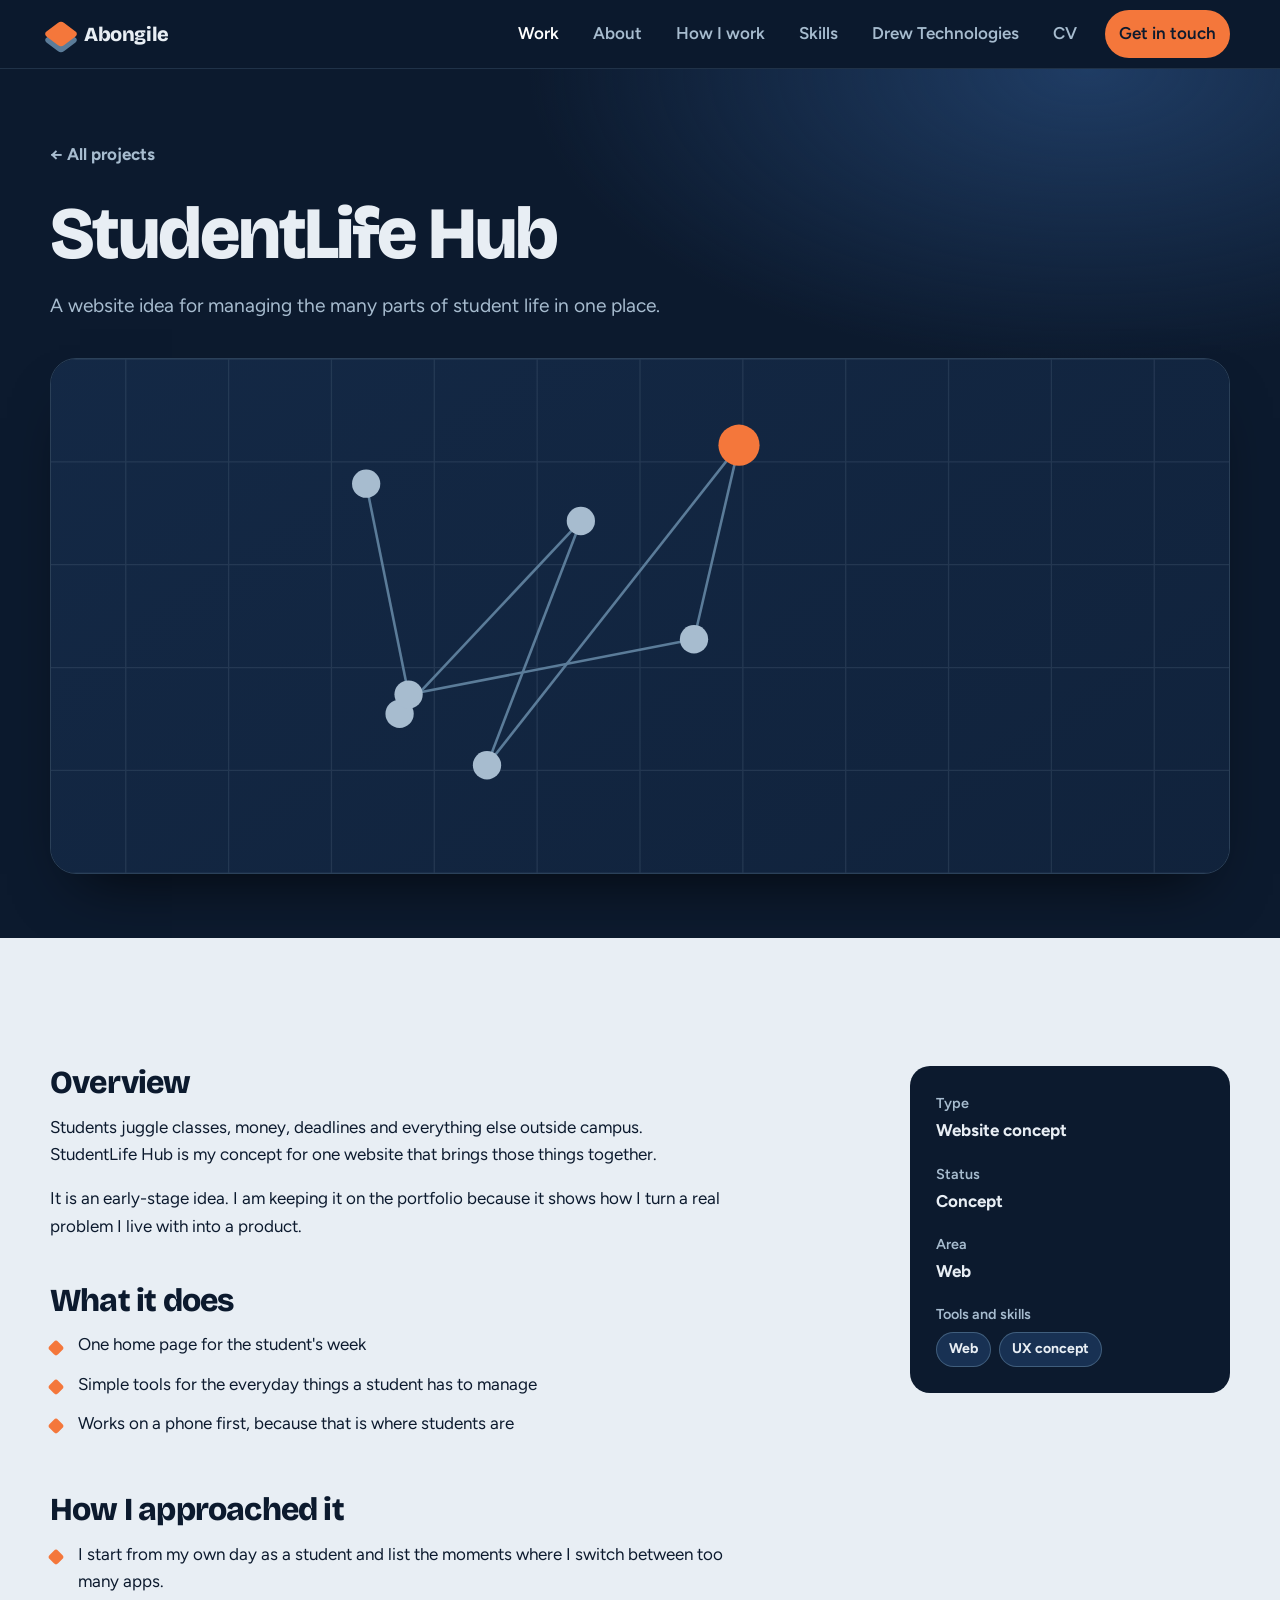
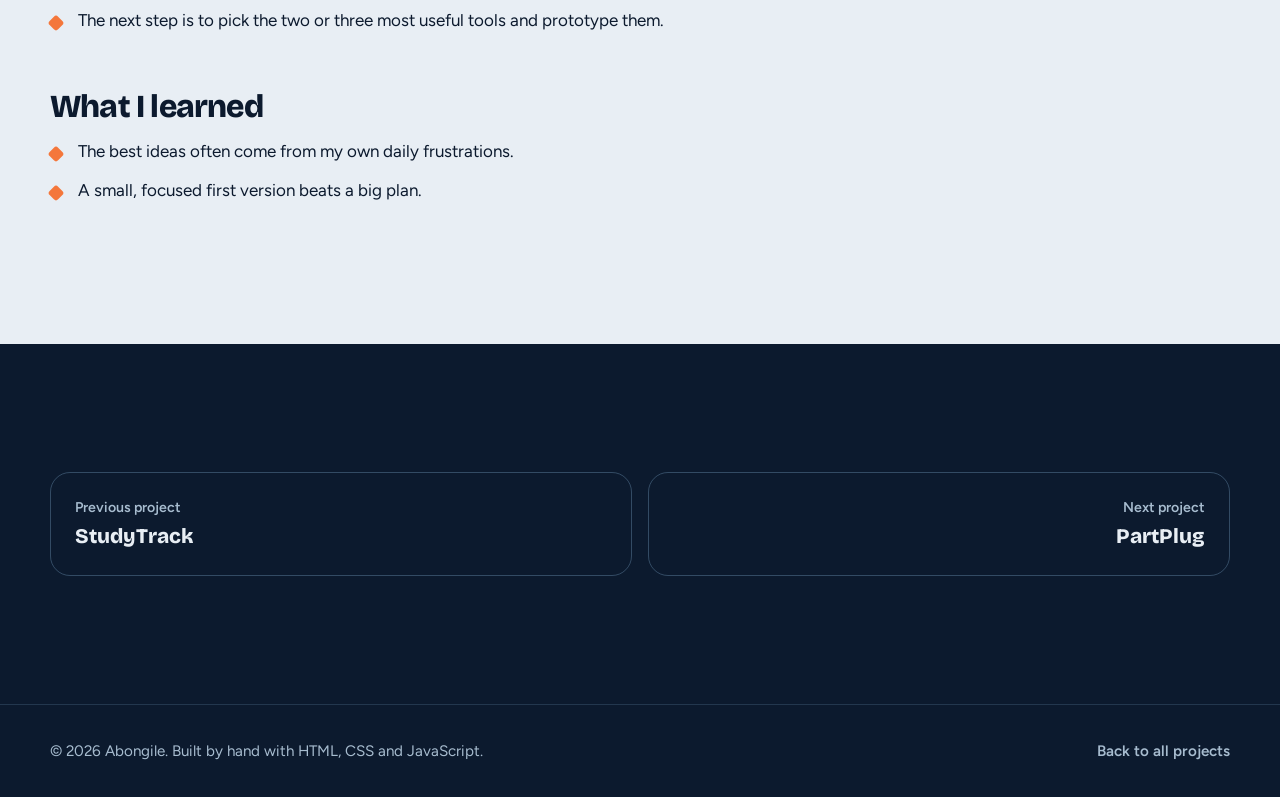
<file: portfolio/projects/studentlife-hub.html>
<!doctype html>
<html lang="en">
<head>
  <meta charset="utf-8">
  <meta name="viewport" content="width=device-width, initial-scale=1, viewport-fit=cover">
  <title>StudentLife Hub | Abongile</title>
  <meta name="description" content="A website idea for managing the many parts of student life in one place.">
  <meta name="theme-color" content="#0c1a2e">
  <meta property="og:title" content="StudentLife Hub | Abongile">
  <meta property="og:description" content="A website idea for managing the many parts of student life in one place.">
  <link rel="icon" href="../favicon.svg" type="image/svg+xml">
  <link rel="preconnect" href="https://fonts.googleapis.com">
  <link rel="preconnect" href="https://fonts.gstatic.com" crossorigin>
  <link href="https://fonts.googleapis.com/css2?family=Bricolage+Grotesque:opsz,wght@12..96,500;12..96,700;12..96,800&family=Figtree:wght@400;500;600;700&display=swap" rel="stylesheet">
  <link rel="stylesheet" href="../css/styles.css">
</head>
<body>
<a class="skip" href="#main">Skip to content</a>
<header class="site-header">
  <div class="wrap bar">
    <a class="brand" href="../index.html" aria-label="Abongile, home"><span class="brand-mark" aria-hidden="true"></span>Abongile</a>
    <button class="menu-btn" id="menuBtn" type="button" aria-expanded="false" aria-controls="nav" aria-label="Open menu"><span></span></button>
    <nav class="nav" id="nav" aria-label="Main">
      <a href="../index.html#work" aria-current="page">Work</a>
      <a href="../index.html#about">About</a>
      <a href="../index.html#how">How I work</a>
      <a href="../index.html#skills">Skills</a>
      <a href="../index.html#drew">Drew Technologies</a>
      <a href="../cv.html">CV</a>
      <a class="nav-cta" href="../index.html#contact">Get in touch</a>
    </nav>
  </div>
</header>
<main id="main">
  <section class="p-hero">
    <div class="wrap">
      <a class="crumb" href="../index.html#work">&#8592; All projects</a>
      <h1>StudentLife Hub</h1>
      <p class="lede">A website idea for managing the many parts of student life in one place.</p>
      <div class="p-cover"><svg class="cover-svg" viewBox="0 0 640 400" preserveAspectRatio="xMidYMid meet" xmlns="http://www.w3.org/2000/svg" role="img" aria-label="Illustration for StudentLife Hub"><defs><linearGradient id="g3836210932" x1="0" y1="0" x2="1" y2="1"><stop offset="0" stop-color="#183153"/><stop offset="1" stop-color="#0c1a2e"/></linearGradient></defs><rect x="-1200" y="-800" width="3040" height="2000" fill="url(#g3836210932)"/><g opacity=".12" stroke="#a7bccf" stroke-width="1"><line x1="-720" y1="-800" x2="-720" y2="1200"/><line x1="-640" y1="-800" x2="-640" y2="1200"/><line x1="-560" y1="-800" x2="-560" y2="1200"/><line x1="-480" y1="-800" x2="-480" y2="1200"/><line x1="-400" y1="-800" x2="-400" y2="1200"/><line x1="-320" y1="-800" x2="-320" y2="1200"/><line x1="-240" y1="-800" x2="-240" y2="1200"/><line x1="-160" y1="-800" x2="-160" y2="1200"/><line x1="-80" y1="-800" x2="-80" y2="1200"/><line x1="0" y1="-800" x2="0" y2="1200"/><line x1="80" y1="-800" x2="80" y2="1200"/><line x1="160" y1="-800" x2="160" y2="1200"/><line x1="240" y1="-800" x2="240" y2="1200"/><line x1="320" y1="-800" x2="320" y2="1200"/><line x1="400" y1="-800" x2="400" y2="1200"/><line x1="480" y1="-800" x2="480" y2="1200"/><line x1="560" y1="-800" x2="560" y2="1200"/><line x1="640" y1="-800" x2="640" y2="1200"/><line x1="720" y1="-800" x2="720" y2="1200"/><line x1="800" y1="-800" x2="800" y2="1200"/><line x1="880" y1="-800" x2="880" y2="1200"/><line x1="960" y1="-800" x2="960" y2="1200"/><line x1="1040" y1="-800" x2="1040" y2="1200"/><line x1="1120" y1="-800" x2="1120" y2="1200"/><line x1="1200" y1="-800" x2="1200" y2="1200"/><line x1="1280" y1="-800" x2="1280" y2="1200"/><line x1="1360" y1="-800" x2="1360" y2="1200"/><line x1="-1200" y1="-400" x2="1840" y2="-400"/><line x1="-1200" y1="-320" x2="1840" y2="-320"/><line x1="-1200" y1="-240" x2="1840" y2="-240"/><line x1="-1200" y1="-160" x2="1840" y2="-160"/><line x1="-1200" y1="-80" x2="1840" y2="-80"/><line x1="-1200" y1="0" x2="1840" y2="0"/><line x1="-1200" y1="80" x2="1840" y2="80"/><line x1="-1200" y1="160" x2="1840" y2="160"/><line x1="-1200" y1="240" x2="1840" y2="240"/><line x1="-1200" y1="320" x2="1840" y2="320"/><line x1="-1200" y1="400" x2="1840" y2="400"/><line x1="-1200" y1="480" x2="1840" y2="480"/><line x1="-1200" y1="560" x2="1840" y2="560"/><line x1="-1200" y1="640" x2="1840" y2="640"/><line x1="-1200" y1="720" x2="1840" y2="720"/></g><line x1="133" y1="276" x2="274" y2="126" stroke="#5b7c99" stroke-width="2"/><line x1="274" y1="126" x2="201" y2="316" stroke="#5b7c99" stroke-width="2"/><line x1="201" y1="316" x2="397" y2="67" stroke="#5b7c99" stroke-width="2"/><line x1="397" y1="67" x2="362" y2="218" stroke="#5b7c99" stroke-width="2"/><line x1="362" y1="218" x2="140" y2="261" stroke="#5b7c99" stroke-width="2"/><line x1="140" y1="261" x2="107" y2="97" stroke="#5b7c99" stroke-width="2"/><circle cx="133" cy="276" r="11" fill="#a7bccf"/><circle cx="274" cy="126" r="11" fill="#a7bccf"/><circle cx="201" cy="316" r="11" fill="#a7bccf"/><circle cx="397" cy="67" r="16" fill="#f4773b"/><circle cx="362" cy="218" r="11" fill="#a7bccf"/><circle cx="140" cy="261" r="11" fill="#a7bccf"/><circle cx="107" cy="97" r="11" fill="#a7bccf"/></svg></div>
    </div>
  </section>

  <section class="section section--light">
    <div class="wrap p-body">
      <div>
        <h2>Overview</h2>
        <p>Students juggle classes, money, deadlines and everything else outside campus. StudentLife Hub is my concept for one website that brings those things together.</p><p>It is an early-stage idea. I am keeping it on the portfolio because it shows how I turn a real problem I live with into a product.</p>
        <h2>What it does</h2>
        <ul class="p-list"><li>One home page for the student's week</li><li>Simple tools for the everyday things a student has to manage</li><li>Works on a phone first, because that is where students are</li></ul>
        <h2>How I approached it</h2>
        <ul class="p-list"><li>I start from my own day as a student and list the moments where I switch between too many apps.</li><li>The next step is to pick the two or three most useful tools and prototype them.</li></ul>
        <h2>What I learned</h2>
        <ul class="p-list"><li>The best ideas often come from my own daily frustrations.</li><li>A small, focused first version beats a big plan.</li></ul>
        
      </div>
      <aside class="aside" aria-label="Project facts">
        <dl>
          <div><dt>Type</dt><dd>Website concept</dd></div>
          <div><dt>Status</dt><dd>Concept</dd></div>
          <div><dt>Area</dt><dd>Web</dd></div>
          <div><dt>Tools and skills</dt><dd><ul class="stack"><li>Web</li><li>UX concept</li></ul></dd></div>
        </dl>
      </aside>
    </div>
  </section>

  <section class="section">
    <div class="wrap pager">
      <a href="studytrack.html" rel="prev"><small>Previous project</small><strong>StudyTrack</strong></a>
      <a href="partplug.html" rel="next"><small>Next project</small><strong>PartPlug</strong></a>
    </div>
  </section>
</main>
<footer class="site-footer">
  <div class="wrap foot">
    <span>&copy; 2026 Abongile. Built by hand with HTML, CSS and JavaScript.</span>
    <a href="../index.html#work">Back to all projects</a>
  </div>
</footer>
<script src="../js/main.js"></script>
</body>
</html>
</file>
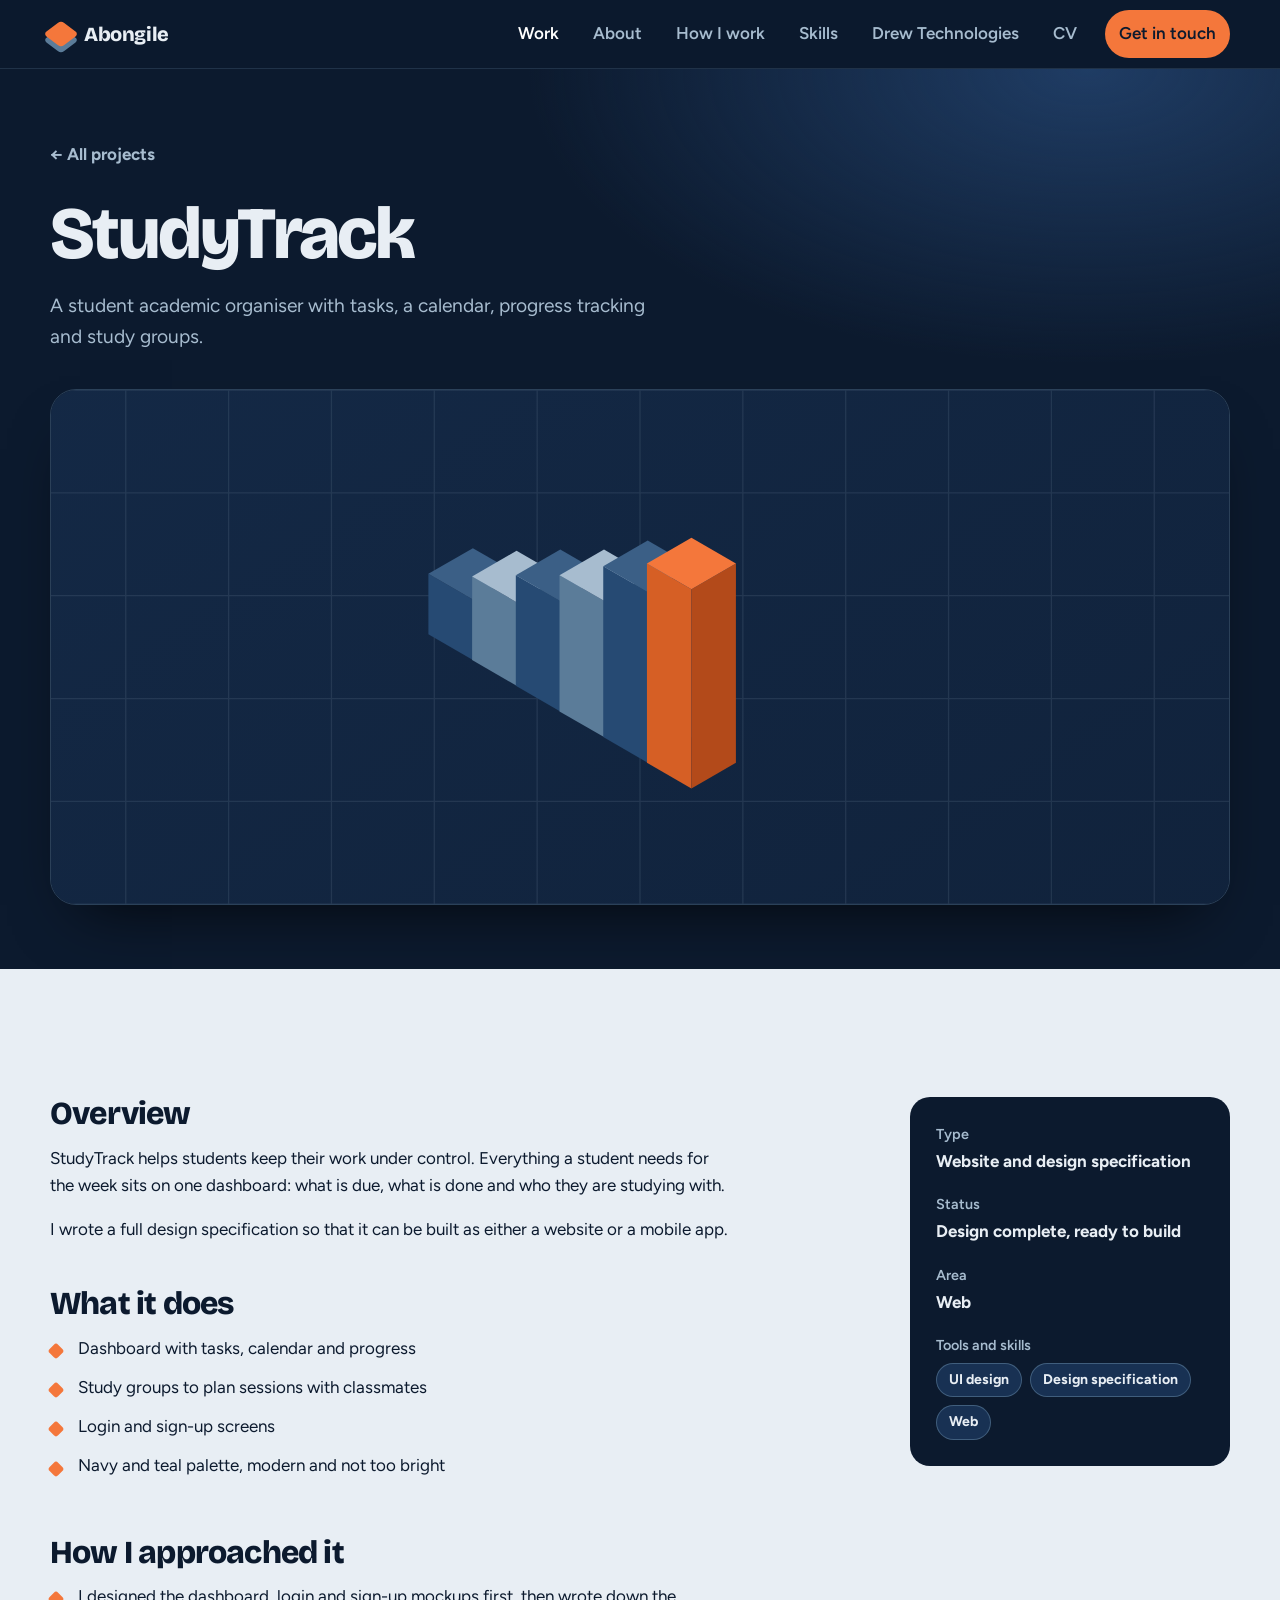
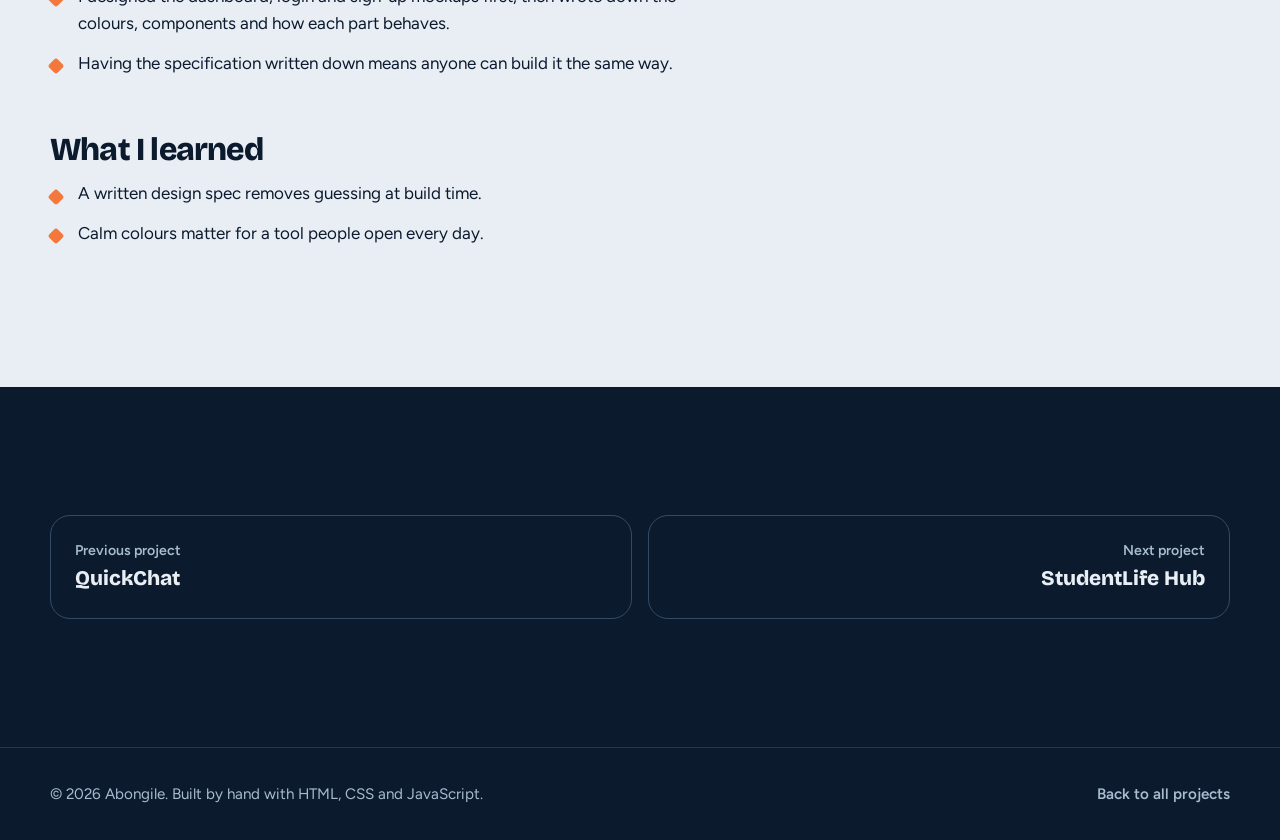
<file: portfolio/projects/studytrack.html>
<!doctype html>
<html lang="en">
<head>
  <meta charset="utf-8">
  <meta name="viewport" content="width=device-width, initial-scale=1, viewport-fit=cover">
  <title>StudyTrack | Abongile</title>
  <meta name="description" content="A student academic organiser with tasks, a calendar, progress tracking and study groups.">
  <meta name="theme-color" content="#0c1a2e">
  <meta property="og:title" content="StudyTrack | Abongile">
  <meta property="og:description" content="A student academic organiser with tasks, a calendar, progress tracking and study groups.">
  <link rel="icon" href="../favicon.svg" type="image/svg+xml">
  <link rel="preconnect" href="https://fonts.googleapis.com">
  <link rel="preconnect" href="https://fonts.gstatic.com" crossorigin>
  <link href="https://fonts.googleapis.com/css2?family=Bricolage+Grotesque:opsz,wght@12..96,500;12..96,700;12..96,800&family=Figtree:wght@400;500;600;700&display=swap" rel="stylesheet">
  <link rel="stylesheet" href="../css/styles.css">
</head>
<body>
<a class="skip" href="#main">Skip to content</a>
<header class="site-header">
  <div class="wrap bar">
    <a class="brand" href="../index.html" aria-label="Abongile, home"><span class="brand-mark" aria-hidden="true"></span>Abongile</a>
    <button class="menu-btn" id="menuBtn" type="button" aria-expanded="false" aria-controls="nav" aria-label="Open menu"><span></span></button>
    <nav class="nav" id="nav" aria-label="Main">
      <a href="../index.html#work" aria-current="page">Work</a>
      <a href="../index.html#about">About</a>
      <a href="../index.html#how">How I work</a>
      <a href="../index.html#skills">Skills</a>
      <a href="../index.html#drew">Drew Technologies</a>
      <a href="../cv.html">CV</a>
      <a class="nav-cta" href="../index.html#contact">Get in touch</a>
    </nav>
  </div>
</header>
<main id="main">
  <section class="p-hero">
    <div class="wrap">
      <a class="crumb" href="../index.html#work">&#8592; All projects</a>
      <h1>StudyTrack</h1>
      <p class="lede">A student academic organiser with tasks, a calendar, progress tracking and study groups.</p>
      <div class="p-cover"><svg class="cover-svg" viewBox="0 0 640 400" preserveAspectRatio="xMidYMid meet" xmlns="http://www.w3.org/2000/svg" role="img" aria-label="Illustration for StudyTrack"><defs><linearGradient id="g1844172765" x1="0" y1="0" x2="1" y2="1"><stop offset="0" stop-color="#183153"/><stop offset="1" stop-color="#0c1a2e"/></linearGradient></defs><rect x="-1200" y="-800" width="3040" height="2000" fill="url(#g1844172765)"/><g opacity=".12" stroke="#a7bccf" stroke-width="1"><line x1="-720" y1="-800" x2="-720" y2="1200"/><line x1="-640" y1="-800" x2="-640" y2="1200"/><line x1="-560" y1="-800" x2="-560" y2="1200"/><line x1="-480" y1="-800" x2="-480" y2="1200"/><line x1="-400" y1="-800" x2="-400" y2="1200"/><line x1="-320" y1="-800" x2="-320" y2="1200"/><line x1="-240" y1="-800" x2="-240" y2="1200"/><line x1="-160" y1="-800" x2="-160" y2="1200"/><line x1="-80" y1="-800" x2="-80" y2="1200"/><line x1="0" y1="-800" x2="0" y2="1200"/><line x1="80" y1="-800" x2="80" y2="1200"/><line x1="160" y1="-800" x2="160" y2="1200"/><line x1="240" y1="-800" x2="240" y2="1200"/><line x1="320" y1="-800" x2="320" y2="1200"/><line x1="400" y1="-800" x2="400" y2="1200"/><line x1="480" y1="-800" x2="480" y2="1200"/><line x1="560" y1="-800" x2="560" y2="1200"/><line x1="640" y1="-800" x2="640" y2="1200"/><line x1="720" y1="-800" x2="720" y2="1200"/><line x1="800" y1="-800" x2="800" y2="1200"/><line x1="880" y1="-800" x2="880" y2="1200"/><line x1="960" y1="-800" x2="960" y2="1200"/><line x1="1040" y1="-800" x2="1040" y2="1200"/><line x1="1120" y1="-800" x2="1120" y2="1200"/><line x1="1200" y1="-800" x2="1200" y2="1200"/><line x1="1280" y1="-800" x2="1280" y2="1200"/><line x1="1360" y1="-800" x2="1360" y2="1200"/><line x1="-1200" y1="-400" x2="1840" y2="-400"/><line x1="-1200" y1="-320" x2="1840" y2="-320"/><line x1="-1200" y1="-240" x2="1840" y2="-240"/><line x1="-1200" y1="-160" x2="1840" y2="-160"/><line x1="-1200" y1="-80" x2="1840" y2="-80"/><line x1="-1200" y1="0" x2="1840" y2="0"/><line x1="-1200" y1="80" x2="1840" y2="80"/><line x1="-1200" y1="160" x2="1840" y2="160"/><line x1="-1200" y1="240" x2="1840" y2="240"/><line x1="-1200" y1="320" x2="1840" y2="320"/><line x1="-1200" y1="400" x2="1840" y2="400"/><line x1="-1200" y1="480" x2="1840" y2="480"/><line x1="-1200" y1="560" x2="1840" y2="560"/><line x1="-1200" y1="640" x2="1840" y2="640"/><line x1="-1200" y1="720" x2="1840" y2="720"/></g><polygon points="155.4,143.0 190.0,163.0 190.0,210.0 155.4,190.0" fill="#264a73"/><polygon points="224.6,143.0 190.0,163.0 190.0,210.0 224.6,190.0" fill="#183153"/><polygon points="190.0,123.0 224.6,143.0 190.0,163.0 155.4,143.0" fill="#3b5f86"/><polygon points="189.4,145.0 224.0,165.0 224.0,230.0 189.4,210.0" fill="#5b7c99"/><polygon points="258.6,145.0 224.0,165.0 224.0,230.0 258.6,210.0" fill="#3f5d7a"/><polygon points="224.0,125.0 258.6,145.0 224.0,165.0 189.4,145.0" fill="#a7bccf"/><polygon points="223.4,144.0 258.0,164.0 258.0,250.0 223.4,230.0" fill="#264a73"/><polygon points="292.6,144.0 258.0,164.0 258.0,250.0 292.6,230.0" fill="#183153"/><polygon points="258.0,124.0 292.6,144.0 258.0,164.0 223.4,144.0" fill="#3b5f86"/><polygon points="257.4,144.0 292.0,164.0 292.0,270.0 257.4,250.0" fill="#5b7c99"/><polygon points="326.6,144.0 292.0,164.0 292.0,270.0 326.6,250.0" fill="#3f5d7a"/><polygon points="292.0,124.0 326.6,144.0 292.0,164.0 257.4,144.0" fill="#a7bccf"/><polygon points="291.4,137.0 326.0,157.0 326.0,290.0 291.4,270.0" fill="#264a73"/><polygon points="360.6,137.0 326.0,157.0 326.0,290.0 360.6,270.0" fill="#183153"/><polygon points="326.0,117.0 360.6,137.0 326.0,157.0 291.4,137.0" fill="#3b5f86"/><polygon points="325.4,135.0 360.0,155.0 360.0,310.0 325.4,290.0" fill="#d65f25"/><polygon points="394.6,135.0 360.0,155.0 360.0,310.0 394.6,290.0" fill="#b34a1a"/><polygon points="360.0,115.0 394.6,135.0 360.0,155.0 325.4,135.0" fill="#f4773b"/></svg></div>
    </div>
  </section>

  <section class="section section--light">
    <div class="wrap p-body">
      <div>
        <h2>Overview</h2>
        <p>StudyTrack helps students keep their work under control. Everything a student needs for the week sits on one dashboard: what is due, what is done and who they are studying with.</p><p>I wrote a full design specification so that it can be built as either a website or a mobile app.</p>
        <h2>What it does</h2>
        <ul class="p-list"><li>Dashboard with tasks, calendar and progress</li><li>Study groups to plan sessions with classmates</li><li>Login and sign-up screens</li><li>Navy and teal palette, modern and not too bright</li></ul>
        <h2>How I approached it</h2>
        <ul class="p-list"><li>I designed the dashboard, login and sign-up mockups first, then wrote down the colours, components and how each part behaves.</li><li>Having the specification written down means anyone can build it the same way.</li></ul>
        <h2>What I learned</h2>
        <ul class="p-list"><li>A written design spec removes guessing at build time.</li><li>Calm colours matter for a tool people open every day.</li></ul>
        
      </div>
      <aside class="aside" aria-label="Project facts">
        <dl>
          <div><dt>Type</dt><dd>Website and design specification</dd></div>
          <div><dt>Status</dt><dd>Design complete, ready to build</dd></div>
          <div><dt>Area</dt><dd>Web</dd></div>
          <div><dt>Tools and skills</dt><dd><ul class="stack"><li>UI design</li><li>Design specification</li><li>Web</li></ul></dd></div>
        </dl>
      </aside>
    </div>
  </section>

  <section class="section">
    <div class="wrap pager">
      <a href="quickchat.html" rel="prev"><small>Previous project</small><strong>QuickChat</strong></a>
      <a href="studentlife-hub.html" rel="next"><small>Next project</small><strong>StudentLife Hub</strong></a>
    </div>
  </section>
</main>
<footer class="site-footer">
  <div class="wrap foot">
    <span>&copy; 2026 Abongile. Built by hand with HTML, CSS and JavaScript.</span>
    <a href="../index.html#work">Back to all projects</a>
  </div>
</footer>
<script src="../js/main.js"></script>
</body>
</html>
</file>
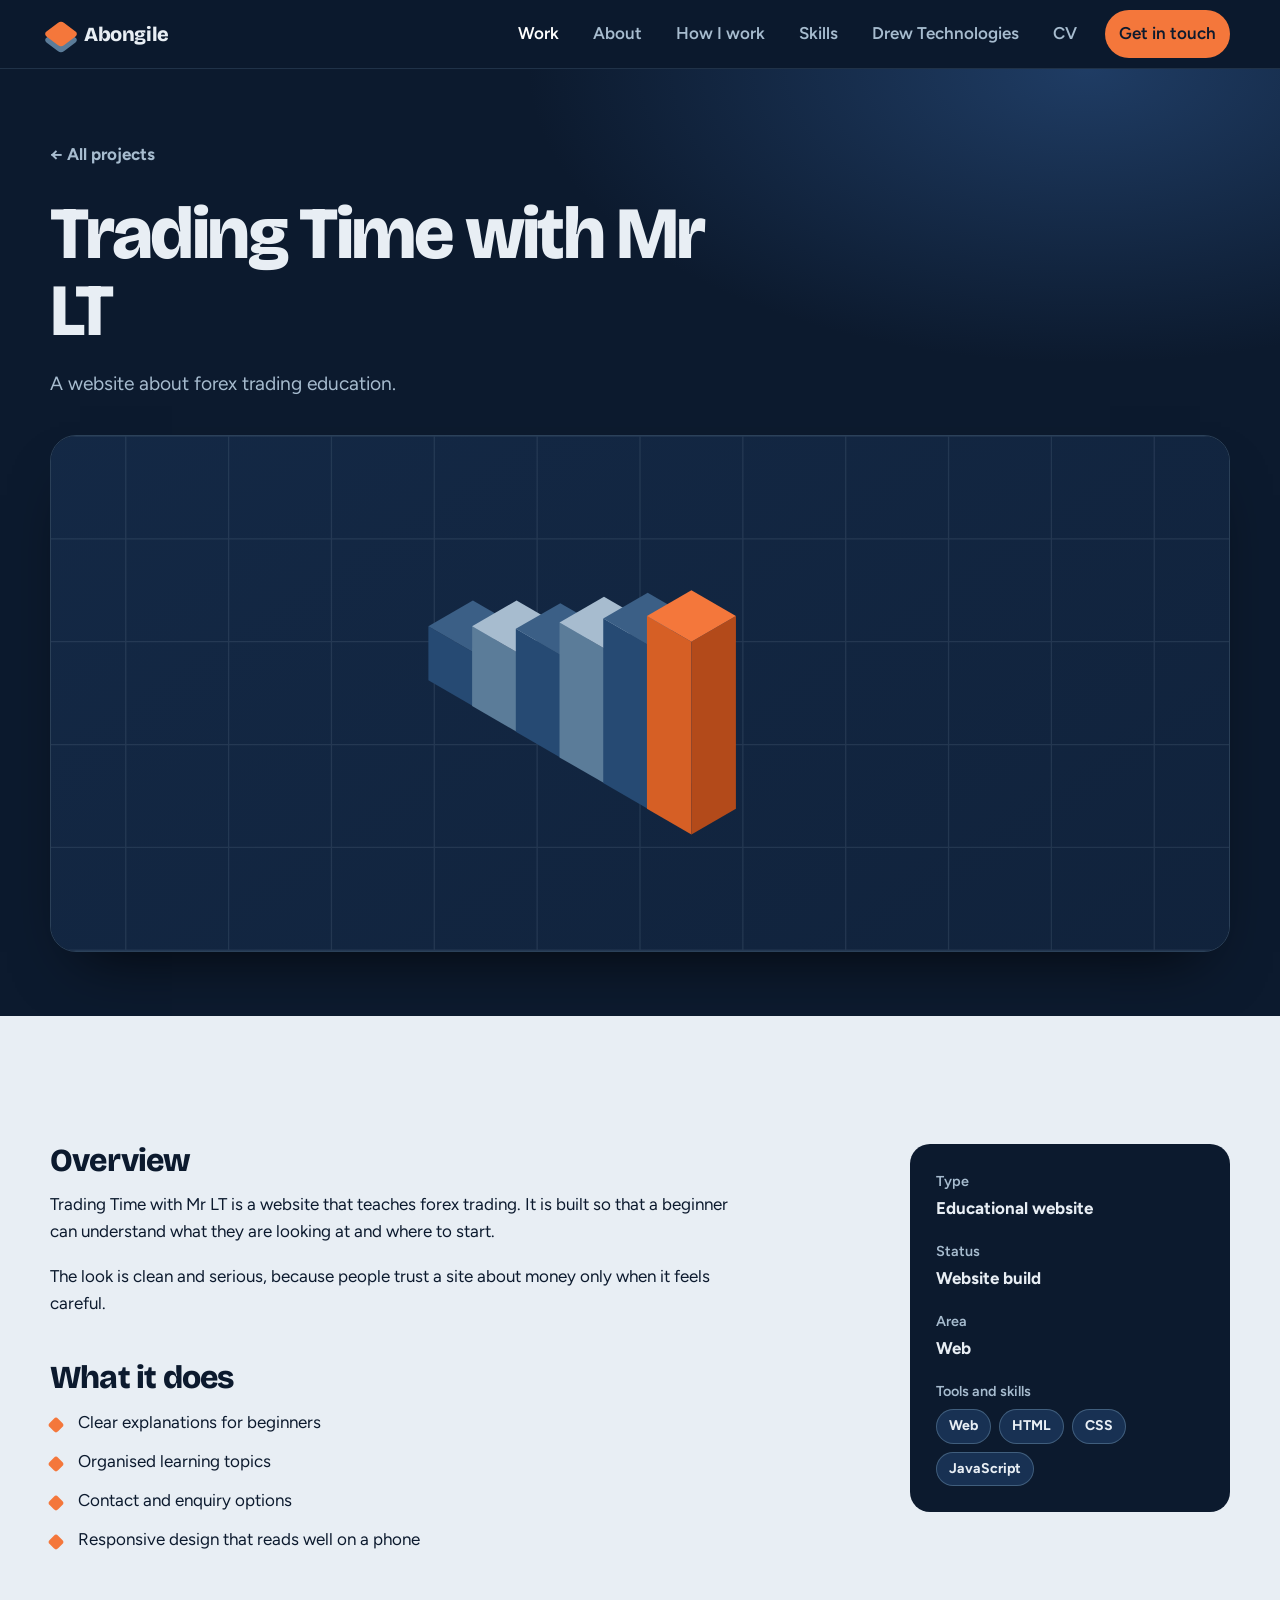
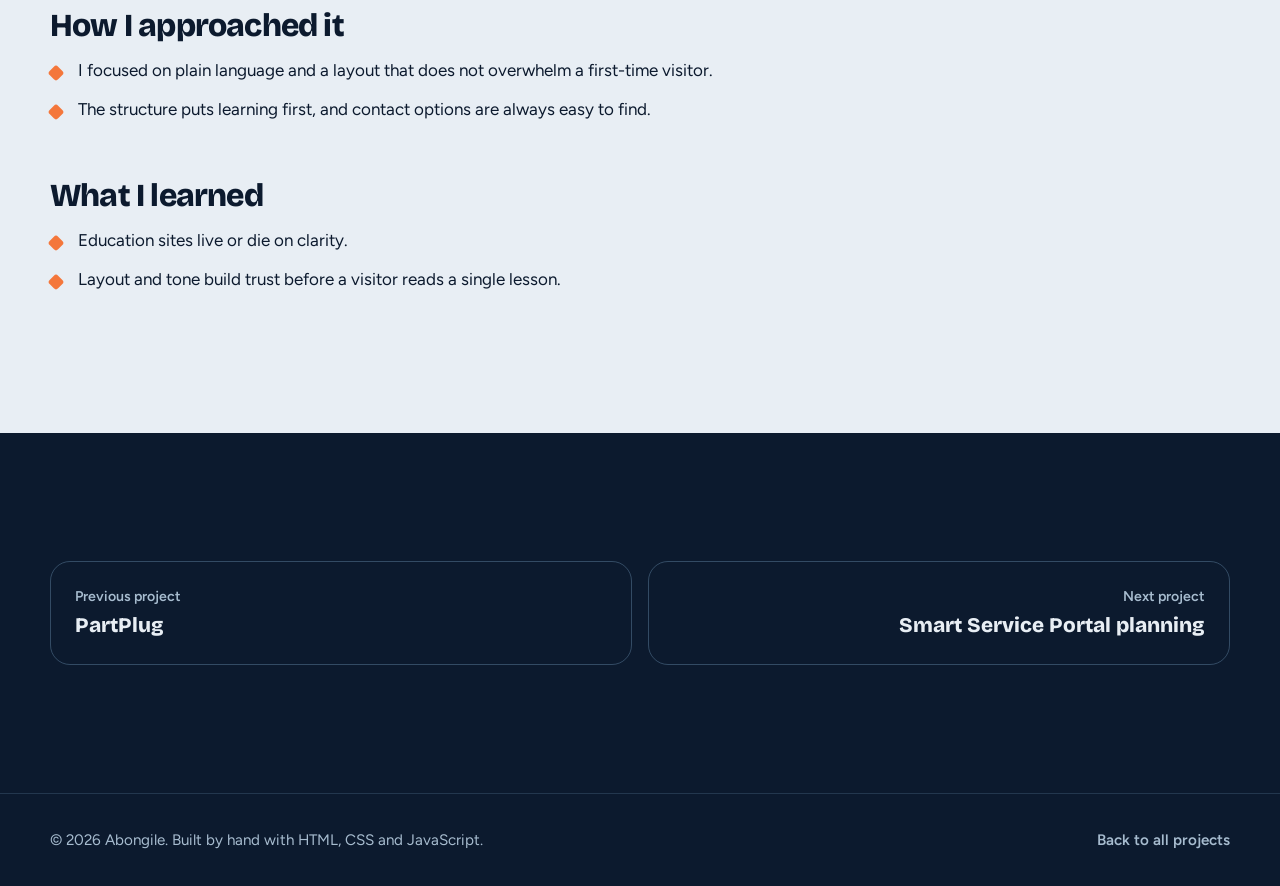
<file: portfolio/projects/trading-time.html>
<!doctype html>
<html lang="en">
<head>
  <meta charset="utf-8">
  <meta name="viewport" content="width=device-width, initial-scale=1, viewport-fit=cover">
  <title>Trading Time with Mr LT | Abongile</title>
  <meta name="description" content="A website about forex trading education.">
  <meta name="theme-color" content="#0c1a2e">
  <meta property="og:title" content="Trading Time with Mr LT | Abongile">
  <meta property="og:description" content="A website about forex trading education.">
  <link rel="icon" href="../favicon.svg" type="image/svg+xml">
  <link rel="preconnect" href="https://fonts.googleapis.com">
  <link rel="preconnect" href="https://fonts.gstatic.com" crossorigin>
  <link href="https://fonts.googleapis.com/css2?family=Bricolage+Grotesque:opsz,wght@12..96,500;12..96,700;12..96,800&family=Figtree:wght@400;500;600;700&display=swap" rel="stylesheet">
  <link rel="stylesheet" href="../css/styles.css">
</head>
<body>
<a class="skip" href="#main">Skip to content</a>
<header class="site-header">
  <div class="wrap bar">
    <a class="brand" href="../index.html" aria-label="Abongile, home"><span class="brand-mark" aria-hidden="true"></span>Abongile</a>
    <button class="menu-btn" id="menuBtn" type="button" aria-expanded="false" aria-controls="nav" aria-label="Open menu"><span></span></button>
    <nav class="nav" id="nav" aria-label="Main">
      <a href="../index.html#work" aria-current="page">Work</a>
      <a href="../index.html#about">About</a>
      <a href="../index.html#how">How I work</a>
      <a href="../index.html#skills">Skills</a>
      <a href="../index.html#drew">Drew Technologies</a>
      <a href="../cv.html">CV</a>
      <a class="nav-cta" href="../index.html#contact">Get in touch</a>
    </nav>
  </div>
</header>
<main id="main">
  <section class="p-hero">
    <div class="wrap">
      <a class="crumb" href="../index.html#work">&#8592; All projects</a>
      <h1>Trading Time with Mr LT</h1>
      <p class="lede">A website about forex trading education.</p>
      <div class="p-cover"><svg class="cover-svg" viewBox="0 0 640 400" preserveAspectRatio="xMidYMid meet" xmlns="http://www.w3.org/2000/svg" role="img" aria-label="Illustration for Trading Time with Mr LT"><defs><linearGradient id="g3621508420" x1="0" y1="0" x2="1" y2="1"><stop offset="0" stop-color="#183153"/><stop offset="1" stop-color="#0c1a2e"/></linearGradient></defs><rect x="-1200" y="-800" width="3040" height="2000" fill="url(#g3621508420)"/><g opacity=".12" stroke="#a7bccf" stroke-width="1"><line x1="-720" y1="-800" x2="-720" y2="1200"/><line x1="-640" y1="-800" x2="-640" y2="1200"/><line x1="-560" y1="-800" x2="-560" y2="1200"/><line x1="-480" y1="-800" x2="-480" y2="1200"/><line x1="-400" y1="-800" x2="-400" y2="1200"/><line x1="-320" y1="-800" x2="-320" y2="1200"/><line x1="-240" y1="-800" x2="-240" y2="1200"/><line x1="-160" y1="-800" x2="-160" y2="1200"/><line x1="-80" y1="-800" x2="-80" y2="1200"/><line x1="0" y1="-800" x2="0" y2="1200"/><line x1="80" y1="-800" x2="80" y2="1200"/><line x1="160" y1="-800" x2="160" y2="1200"/><line x1="240" y1="-800" x2="240" y2="1200"/><line x1="320" y1="-800" x2="320" y2="1200"/><line x1="400" y1="-800" x2="400" y2="1200"/><line x1="480" y1="-800" x2="480" y2="1200"/><line x1="560" y1="-800" x2="560" y2="1200"/><line x1="640" y1="-800" x2="640" y2="1200"/><line x1="720" y1="-800" x2="720" y2="1200"/><line x1="800" y1="-800" x2="800" y2="1200"/><line x1="880" y1="-800" x2="880" y2="1200"/><line x1="960" y1="-800" x2="960" y2="1200"/><line x1="1040" y1="-800" x2="1040" y2="1200"/><line x1="1120" y1="-800" x2="1120" y2="1200"/><line x1="1200" y1="-800" x2="1200" y2="1200"/><line x1="1280" y1="-800" x2="1280" y2="1200"/><line x1="1360" y1="-800" x2="1360" y2="1200"/><line x1="-1200" y1="-400" x2="1840" y2="-400"/><line x1="-1200" y1="-320" x2="1840" y2="-320"/><line x1="-1200" y1="-240" x2="1840" y2="-240"/><line x1="-1200" y1="-160" x2="1840" y2="-160"/><line x1="-1200" y1="-80" x2="1840" y2="-80"/><line x1="-1200" y1="0" x2="1840" y2="0"/><line x1="-1200" y1="80" x2="1840" y2="80"/><line x1="-1200" y1="160" x2="1840" y2="160"/><line x1="-1200" y1="240" x2="1840" y2="240"/><line x1="-1200" y1="320" x2="1840" y2="320"/><line x1="-1200" y1="400" x2="1840" y2="400"/><line x1="-1200" y1="480" x2="1840" y2="480"/><line x1="-1200" y1="560" x2="1840" y2="560"/><line x1="-1200" y1="640" x2="1840" y2="640"/><line x1="-1200" y1="720" x2="1840" y2="720"/></g><polygon points="155.4,148.0 190.0,168.0 190.0,210.0 155.4,190.0" fill="#264a73"/><polygon points="224.6,148.0 190.0,168.0 190.0,210.0 224.6,190.0" fill="#183153"/><polygon points="190.0,128.0 224.6,148.0 190.0,168.0 155.4,148.0" fill="#3b5f86"/><polygon points="189.4,148.0 224.0,168.0 224.0,230.0 189.4,210.0" fill="#5b7c99"/><polygon points="258.6,148.0 224.0,168.0 224.0,230.0 258.6,210.0" fill="#3f5d7a"/><polygon points="224.0,128.0 258.6,148.0 224.0,168.0 189.4,148.0" fill="#a7bccf"/><polygon points="223.4,150.0 258.0,170.0 258.0,250.0 223.4,230.0" fill="#264a73"/><polygon points="292.6,150.0 258.0,170.0 258.0,250.0 292.6,230.0" fill="#183153"/><polygon points="258.0,130.0 292.6,150.0 258.0,170.0 223.4,150.0" fill="#3b5f86"/><polygon points="257.4,145.0 292.0,165.0 292.0,270.0 257.4,250.0" fill="#5b7c99"/><polygon points="326.6,145.0 292.0,165.0 292.0,270.0 326.6,250.0" fill="#3f5d7a"/><polygon points="292.0,125.0 326.6,145.0 292.0,165.0 257.4,145.0" fill="#a7bccf"/><polygon points="291.4,142.0 326.0,162.0 326.0,290.0 291.4,270.0" fill="#264a73"/><polygon points="360.6,142.0 326.0,162.0 326.0,290.0 360.6,270.0" fill="#183153"/><polygon points="326.0,122.0 360.6,142.0 326.0,162.0 291.4,142.0" fill="#3b5f86"/><polygon points="325.4,140.0 360.0,160.0 360.0,310.0 325.4,290.0" fill="#d65f25"/><polygon points="394.6,140.0 360.0,160.0 360.0,310.0 394.6,290.0" fill="#b34a1a"/><polygon points="360.0,120.0 394.6,140.0 360.0,160.0 325.4,140.0" fill="#f4773b"/></svg></div>
    </div>
  </section>

  <section class="section section--light">
    <div class="wrap p-body">
      <div>
        <h2>Overview</h2>
        <p>Trading Time with Mr LT is a website that teaches forex trading. It is built so that a beginner can understand what they are looking at and where to start.</p><p>The look is clean and serious, because people trust a site about money only when it feels careful.</p>
        <h2>What it does</h2>
        <ul class="p-list"><li>Clear explanations for beginners</li><li>Organised learning topics</li><li>Contact and enquiry options</li><li>Responsive design that reads well on a phone</li></ul>
        <h2>How I approached it</h2>
        <ul class="p-list"><li>I focused on plain language and a layout that does not overwhelm a first-time visitor.</li><li>The structure puts learning first, and contact options are always easy to find.</li></ul>
        <h2>What I learned</h2>
        <ul class="p-list"><li>Education sites live or die on clarity.</li><li>Layout and tone build trust before a visitor reads a single lesson.</li></ul>
        
      </div>
      <aside class="aside" aria-label="Project facts">
        <dl>
          <div><dt>Type</dt><dd>Educational website</dd></div>
          <div><dt>Status</dt><dd>Website build</dd></div>
          <div><dt>Area</dt><dd>Web</dd></div>
          <div><dt>Tools and skills</dt><dd><ul class="stack"><li>Web</li><li>HTML</li><li>CSS</li><li>JavaScript</li></ul></dd></div>
        </dl>
      </aside>
    </div>
  </section>

  <section class="section">
    <div class="wrap pager">
      <a href="partplug.html" rel="prev"><small>Previous project</small><strong>PartPlug</strong></a>
      <a href="ssp-portal.html" rel="next"><small>Next project</small><strong>Smart Service Portal planning</strong></a>
    </div>
  </section>
</main>
<footer class="site-footer">
  <div class="wrap foot">
    <span>&copy; 2026 Abongile. Built by hand with HTML, CSS and JavaScript.</span>
    <a href="../index.html#work">Back to all projects</a>
  </div>
</footer>
<script src="../js/main.js"></script>
</body>
</html>
</file>
<file: portfolio/css/styles.css>
/* ============================================================
   Portfolio styles
   Palette: navy #183153, steel blue #5B7C99, burnt orange #F4773B
   ============================================================ */
:root {
  --ink: #0c1a2e;
  --navy: #183153;
  --navy-2: #21406a;
  --steel: #5b7c99;
  --steel-l: #a7bccf;
  --mist: #e8eef4;
  --muted-light: #3f5a75;
  --orange: #f4773b;
  --orange-d: #d65f25;
  --radius: 20px;
  --max: 1180px;
  --font-display: "Bricolage Grotesque", "Segoe UI", system-ui, -apple-system, sans-serif;
  --font-body: "Figtree", "Segoe UI", system-ui, -apple-system, sans-serif;
}

*, *::before, *::after { box-sizing: border-box; }
html { scroll-behavior: smooth; scroll-padding-top: 84px; -webkit-text-size-adjust: 100%; }
body {
  margin: 0; background: var(--ink); color: var(--mist);
  font-family: var(--font-body); font-size: 1.0625rem; line-height: 1.6;
  -webkit-font-smoothing: antialiased; overflow-x: hidden;
}
img, svg { max-width: 100%; display: block; }
[hidden] { display: none !important; }
a { color: inherit; }
h1, h2, h3 { font-family: var(--font-display); line-height: 1.05; margin: 0; letter-spacing: -0.025em; }
p { margin: 0 0 1em; max-width: 62ch; }
ul, ol { margin: 0; padding: 0; list-style: none; }

:focus-visible { outline: 3px solid var(--orange); outline-offset: 3px; border-radius: 6px; }
.skip { position: absolute; left: -999px; top: 8px; background: var(--orange); color: var(--ink); padding: 10px 16px; border-radius: 10px; z-index: 100; font-weight: 700; }
.skip:focus { left: 12px; }

.wrap { width: min(100% - 40px, var(--max)); margin-inline: auto; }
.section { padding: clamp(64px, 10vw, 128px) 0; }
.section--light { background: var(--mist); color: var(--ink); }
.section--navy { background: var(--navy); }
.h2 { font-size: clamp(2rem, 4.6vw, 3.4rem); font-weight: 800; margin-bottom: 18px; }
.lede { font-size: 1.2rem; color: var(--steel-l); }
.section--light .lede { color: var(--muted-light); }

/* ---------- Buttons ---------- */
.btn {
  display: inline-flex; align-items: center; justify-content: center; gap: 10px;
  min-height: 48px; padding: 12px 24px; border-radius: 999px; border: 2px solid transparent;
  font: 700 1rem var(--font-body); text-decoration: none; cursor: pointer;
  transition: transform .18s ease, background .18s ease, border-color .18s ease;
}
.btn--primary { background: var(--orange); color: var(--ink); }
.btn--primary:hover { background: #ff8a52; transform: translateY(-2px); }
.btn--ghost { border-color: var(--steel); color: var(--mist); }
.btn--ghost:hover { border-color: var(--orange); transform: translateY(-2px); }
.section--light .btn--ghost { color: var(--ink); border-color: var(--navy); }
.btn-row { display: flex; flex-wrap: wrap; gap: 14px; }

/* ---------- Header ---------- */
.site-header { position: sticky; top: 0; z-index: 50; background: rgba(12, 26, 46, .86); backdrop-filter: blur(14px); -webkit-backdrop-filter: blur(14px); border-bottom: 1px solid rgba(91, 124, 153, .25); }
.bar { display: flex; align-items: center; justify-content: space-between; min-height: 68px; gap: 16px; }
.brand { display: inline-flex; align-items: center; gap: 12px; font: 800 1.25rem var(--font-display); text-decoration: none; letter-spacing: -0.02em; }
.brand-mark { width: 22px; height: 22px; background: var(--orange); transform: rotate(45deg) skew(-8deg, -8deg); border-radius: 4px; box-shadow: 5px 5px 0 var(--steel); }
.nav { display: flex; align-items: center; gap: 6px; }
.nav a { white-space: nowrap; text-decoration: none; padding: 10px 14px; border-radius: 999px; font-weight: 600; color: var(--steel-l); transition: color .15s, background .15s; }
.nav a:hover { color: #fff; background: rgba(91, 124, 153, .2); }
.nav a[aria-current="page"], .nav a.is-active { color: #fff; }
.nav .nav-cta { background: var(--orange); color: var(--ink); margin-left: 8px; }
.nav .nav-cta:hover { background: #ff8a52; color: var(--ink); }
.menu-btn { display: none; width: 48px; height: 48px; border-radius: 14px; border: 2px solid var(--steel); background: transparent; color: var(--mist); cursor: pointer; align-items: center; justify-content: center; }
.menu-btn span, .menu-btn span::before, .menu-btn span::after { display: block; width: 22px; height: 2px; background: currentColor; position: relative; transition: transform .25s, background .25s; content: ""; }
.menu-btn span::before { position: absolute; top: -7px; left: 0; }
.menu-btn span::after { position: absolute; top: 7px; left: 0; }
.menu-btn[aria-expanded="true"] span { background: transparent; }
.menu-btn[aria-expanded="true"] span::before { transform: translateY(7px) rotate(45deg); }
.menu-btn[aria-expanded="true"] span::after { transform: translateY(-7px) rotate(-45deg); }

@media (max-width: 1040px) {
  .site-header { backdrop-filter: none; -webkit-backdrop-filter: none; background: var(--ink); }
  .menu-btn { display: inline-flex; }
  .nav { position: fixed; inset: 68px 0 0 0; background: var(--ink); flex-direction: column; align-items: stretch; padding: 24px 20px; gap: 4px; transform: translateY(-12px); opacity: 0; visibility: hidden; transition: opacity .25s, transform .25s, visibility .25s; overflow-y: auto; }
  .nav.is-open { opacity: 1; visibility: visible; transform: none; }
  .nav a { font: 800 1.9rem var(--font-display); padding: 14px 8px; border-radius: 12px; color: var(--mist); }
  .nav .nav-cta { margin: 16px 0 0; text-align: center; font-size: 1.2rem; }
  body.menu-open { overflow: hidden; }
}

/* ---------- Hero ---------- */
.hero { position: relative; padding: clamp(40px, 7vw, 88px) 0 clamp(56px, 8vw, 110px); overflow: hidden; background: radial-gradient(900px 520px at 78% 30%, rgba(33, 64, 106, .9), transparent 70%), var(--ink); }
.hero-grid > * { min-width: 0; }
.hero-grid { display: grid; grid-template-columns: minmax(0, 1.05fr) minmax(0, 1fr); gap: 32px; align-items: center; }
.hero h1 { font-size: clamp(2.7rem, 7.2vw, 5.6rem); font-weight: 800; line-height: .96; letter-spacing: -0.04em; margin-bottom: 26px; }
.hero h1 .l2 { color: var(--steel-l); display: block; }
.hero .lede { margin-bottom: 30px; max-width: 46ch; }
.hello { display: inline-flex; align-items: center; gap: 10px; color: var(--steel-l); font-weight: 600; margin-bottom: 22px; }
.hello::before { content: ""; width: 10px; height: 10px; border-radius: 50%; background: var(--orange); box-shadow: 0 0 0 6px rgba(244, 119, 59, .2); }

.stage { perspective: 1600px; height: min(60vw, 560px); min-height: 380px; display: grid; place-items: center; touch-action: pan-y; }
.rig { position: relative; width: 400px; height: 250px; transform-style: preserve-3d; transform: rotateX(var(--rx, 58deg)) rotateZ(var(--rz, -32deg)); will-change: transform; }
.slab {
  position: absolute; inset: 0; border-radius: 18px; border: 2px solid rgba(167, 188, 207, .55);
  background: linear-gradient(145deg, rgba(33, 64, 106, .92), rgba(24, 49, 83, .92));
  transform: translateZ(calc(var(--z) * var(--lift, 1)));
  box-shadow: 0 30px 50px rgba(0, 0, 0, .35); padding: 18px; overflow: hidden;
  animation: drop .9s cubic-bezier(.2, .8, .2, 1) both; animation-delay: var(--d, 0s);
}
@keyframes drop { from { transform: translateZ(calc(var(--z) * var(--lift, 1) + 260px)); opacity: 0; } to { opacity: 1; } }
.slab--db { --z: 0px; --d: .05s; }
.slab--api { --z: 120px; --d: .25s; background: linear-gradient(145deg, rgba(91, 124, 153, .9), rgba(33, 64, 106, .9)); }
.slab--ui { --z: 240px; --d: .45s; border-color: var(--orange); box-shadow: 0 0 0 2px rgba(244, 119, 59, .25), 0 30px 50px rgba(0, 0, 0, .35); }
.fake-row { height: 12px; border-radius: 6px; background: rgba(167, 188, 207, .35); margin-bottom: 10px; }
.fake-row.w60 { width: 60%; } .fake-row.w80 { width: 80%; } .fake-row.w40 { width: 40%; }
.fake-code { font: 600 .8rem/1.9 ui-monospace, "Cascadia Mono", Consolas, monospace; color: var(--mist); }
.fake-code b { color: var(--orange); font-weight: 700; }
.fake-btn { display: inline-block; width: 90px; height: 26px; border-radius: 13px; background: var(--orange); margin-top: 8px; }
.fake-tiles { display: grid; grid-template-columns: repeat(3, 1fr); gap: 8px; margin-top: 8px; }
.fake-tiles i { height: 36px; border-radius: 8px; background: rgba(167, 188, 207, .3); }
.fake-tiles i:first-child { background: rgba(244, 119, 59, .75); }

.legend { display: flex; flex-wrap: wrap; gap: 8px 22px; margin-top: 24px; color: var(--steel-l); font-weight: 600; font-size: .95rem; }
.legend li { display: inline-flex; align-items: center; gap: 8px; }
.legend li::before { content: ""; width: 12px; height: 12px; border-radius: 3px; background: var(--steel); }
.legend li:first-child::before { background: var(--orange); }
.legend li:nth-child(2)::before { background: var(--steel-l); }

@media (max-width: 900px) {
  .hero-grid { grid-template-columns: minmax(0, 1fr); }
  .stage { height: 400px; min-height: 0; margin-top: 96px; }
  .rig { transform: rotateX(var(--rx, 58deg)) rotateZ(var(--rz, -32deg)) scale(.82); }
}
@media (max-width: 420px) { .rig { transform: rotateX(var(--rx, 58deg)) rotateZ(var(--rz, -32deg)) scale(.6); } .stage { height: 340px; margin-top: 84px; } }

/* ---------- Work gallery ---------- */
.work-head { display: flex; flex-wrap: wrap; align-items: end; justify-content: space-between; gap: 24px; margin-bottom: 34px; }
.filters { display: flex; flex-wrap: wrap; gap: 10px; }
.chip { min-height: 44px; padding: 8px 18px; border-radius: 999px; border: 2px solid var(--navy); background: transparent; color: var(--navy); font: 700 .95rem var(--font-body); cursor: pointer; transition: background .18s, color .18s, border-color .18s; }
.chip:hover { border-color: var(--orange-d); }
.chip[aria-pressed="true"] { background: var(--navy); color: #fff; border-color: var(--navy); }
.count { color: var(--muted-light); font-weight: 600; margin: 0 0 18px; }

.grid { display: grid; grid-template-columns: repeat(3, 1fr); grid-auto-flow: dense; gap: 22px; }
.card { position: relative; display: flex; flex-direction: column; background: #fff; border-radius: var(--radius); overflow: hidden; text-decoration: none; color: var(--ink); box-shadow: 0 1px 0 rgba(24, 49, 83, .08), 0 18px 34px -20px rgba(24, 49, 83, .5); transition: transform .25s ease, box-shadow .25s ease; transform-style: preserve-3d; }
.card.featured { grid-column: span 2; }
.card[hidden] { display: none; }
.card:hover { transform: perspective(900px) rotateX(2deg) rotateY(-2deg) translateY(-6px); box-shadow: 0 28px 40px -22px rgba(24, 49, 83, .7); }
.cover { height: 240px; background: var(--navy); overflow: hidden; }
.cover-svg { width: 100%; height: 100%; object-fit: cover; transition: transform .5s ease; }
.card:hover .cover-svg { transform: scale(1.04); }
.card-body { padding: 20px 22px 24px; display: flex; flex-direction: column; gap: 8px; flex: 1; }
.card h3 { font-size: 1.4rem; font-weight: 800; }
.card p { color: var(--muted-light); margin: 0; font-size: 1rem; }
.card-tags { margin-top: auto; padding-top: 10px; color: var(--navy-2); font-weight: 700; font-size: .9rem; display: flex; flex-wrap: wrap; gap: 4px 14px; }
.card-tags span + span { position: relative; }
.card-tags span + span::before { content: ""; position: absolute; left: -9px; top: 50%; width: 4px; height: 4px; border-radius: 50%; background: var(--orange); transform: translateY(-50%); }
.card-go { position: absolute; right: 16px; top: 16px; width: 42px; height: 42px; border-radius: 50%; background: var(--orange); display: grid; place-items: center; color: var(--ink); font-weight: 800; transform: scale(.8); opacity: 0; transition: transform .2s, opacity .2s; }
.card:hover .card-go, .card:focus-visible .card-go { transform: none; opacity: 1; }

@media (max-width: 980px) { .grid { grid-template-columns: repeat(2, 1fr); } .card.featured { grid-column: span 2; } }
@media (max-width: 620px) { .grid { grid-template-columns: 1fr; } .card.featured { grid-column: auto; } }

/* ---------- About ---------- */
.about-grid { display: grid; grid-template-columns: .85fr 1.15fr; gap: clamp(28px, 6vw, 80px); align-items: center; }
.portrait { position: relative; max-width: 440px; margin-inline: auto; }
.portrait::before { content: ""; position: absolute; inset: 22px -22px -22px 22px; border: 3px solid var(--orange); border-radius: 28px; }
.portrait-frame { position: relative; aspect-ratio: 4 / 5; border-radius: 28px; overflow: hidden; background: var(--ink); display: grid; place-items: center; box-shadow: 0 30px 50px -24px rgba(0, 0, 0, .6); }
.portrait-frame img { width: 100%; height: 100%; object-fit: cover; object-position: 38% 35%; }
.portrait-fallback[hidden] { display: none; }
.portrait-fallback { position: absolute; inset: 0; display: grid; place-items: center; font: 800 9rem var(--font-display); color: var(--steel); background: linear-gradient(160deg, var(--navy-2), var(--ink)); }
.facts { display: grid; grid-template-columns: repeat(2, 1fr); gap: 14px; margin-top: 26px; }
.fact { border-left: 4px solid var(--orange); padding: 2px 0 2px 14px; }
.fact strong { display: block; font: 800 1.05rem var(--font-display); }
.fact span { color: var(--steel-l); font-size: .95rem; }
@media (max-width: 860px) { .about-grid { grid-template-columns: 1fr; } .portrait { max-width: 340px; } }

/* ---------- How I work ---------- */
.work-grid { display: grid; grid-template-columns: repeat(2, 1fr); gap: 20px; margin-top: 36px; }
.way { background: var(--navy); border: 1px solid rgba(91, 124, 153, .4); border-radius: var(--radius); padding: 28px; }
.way:nth-child(2) { margin-top: 28px; }
.way:nth-child(4) { margin-top: 28px; }
.way h3 { font-size: 1.35rem; font-weight: 800; margin-bottom: 10px; }
.way p { margin: 0; color: var(--steel-l); }
@media (max-width: 760px) { .work-grid { grid-template-columns: 1fr; } .way:nth-child(n) { margin-top: 0; } }

/* ---------- Skills + learning ---------- */
.skills-grid { display: grid; grid-template-columns: repeat(4, 1fr); gap: 28px; margin-top: 36px; }
.skills-grid h3 { font-size: 1.15rem; font-weight: 800; margin-bottom: 14px; padding-bottom: 12px; border-bottom: 3px solid var(--orange); display: inline-block; }
.skills-grid li { padding: 6px 0; color: var(--navy); font-weight: 600; }
.modules { margin-top: 56px; display: grid; grid-template-columns: repeat(2, 1fr); gap: 0 40px; }
.modules li { padding: 14px 0; border-top: 1px solid rgba(24, 49, 83, .25); display: flex; justify-content: space-between; gap: 16px; font-weight: 700; }
.modules li span { color: var(--muted-light); font-weight: 500; text-align: right; }
@media (max-width: 900px) { .skills-grid { grid-template-columns: repeat(2, 1fr); } }
@media (max-width: 620px) { .modules { grid-template-columns: 1fr; } }

/* ---------- Contact ---------- */
.contact-grid { display: grid; grid-template-columns: 1fr 1.1fr; gap: clamp(28px, 6vw, 80px); align-items: start; }
.contact-links { margin-top: 28px; display: grid; gap: 12px; }
.contact-links a { display: flex; align-items: center; gap: 14px; text-decoration: none; font-weight: 700; padding: 14px 18px; border-radius: 16px; border: 1px solid rgba(167, 188, 207, .4); transition: border-color .2s, background .2s; word-break: break-all; }
.contact-links a:hover { border-color: var(--orange); background: rgba(244, 119, 59, .08); }
.form { display: grid; gap: 16px; background: var(--navy); border-radius: var(--radius); padding: clamp(20px, 4vw, 36px); border: 1px solid rgba(91, 124, 153, .4); }
.form label { display: grid; gap: 8px; font-weight: 700; }
.form input, .form textarea { width: 100%; font: 500 1rem var(--font-body); color: var(--mist); background: var(--ink); border: 2px solid rgba(91, 124, 153, .6); border-radius: 14px; padding: 14px 16px; }
.form textarea { min-height: 150px; resize: vertical; }
.form input:focus, .form textarea:focus { outline: none; border-color: var(--orange); }
.form-note { color: var(--steel-l); font-size: .9rem; margin: 0; }
@media (max-width: 860px) { .contact-grid { grid-template-columns: 1fr; } }

/* ---------- Footer ---------- */
.site-footer { padding: 34px 0; border-top: 1px solid rgba(91, 124, 153, .3); color: var(--steel-l); }
.foot { display: flex; flex-wrap: wrap; justify-content: space-between; gap: 12px; font-size: .95rem; }
.foot a { text-decoration: none; font-weight: 600; }
.foot a:hover { color: var(--orange); }

/* ---------- Project page ---------- */
.p-hero { padding: clamp(32px, 6vw, 72px) 0 clamp(36px, 5vw, 64px); background: radial-gradient(800px 420px at 85% 0%, rgba(33, 64, 106, .9), transparent 70%), var(--ink); }
.crumb { display: inline-flex; gap: 8px; align-items: center; color: var(--steel-l); text-decoration: none; font-weight: 700; margin-bottom: 28px; }
.crumb:hover { color: var(--orange); }
.p-hero h1 { font-size: clamp(2.3rem, 6vw, 4.6rem); font-weight: 800; letter-spacing: -0.035em; max-width: 16ch; margin-bottom: 18px; }
.p-hero .lede { max-width: 52ch; }
.p-cover { border-radius: 26px; overflow: hidden; margin-top: 36px; aspect-ratio: 16 / 7; box-shadow: 0 30px 60px -30px rgba(0, 0, 0, .8); border: 1px solid rgba(91, 124, 153, .4); }
.p-body { display: grid; grid-template-columns: 1fr 320px; gap: clamp(28px, 6vw, 80px); }
.p-body h2 { font-size: clamp(1.5rem, 3vw, 2rem); font-weight: 800; margin: 44px 0 14px; }
.p-body h2:first-child { margin-top: 0; }
.p-list li { position: relative; padding: 0 0 12px 28px; max-width: 62ch; }
.p-list li::before { content: ""; position: absolute; left: 0; top: .6em; width: 12px; height: 12px; background: var(--orange); border-radius: 3px; transform: rotate(45deg); }
.aside { align-self: start; position: sticky; top: 92px; background: var(--ink); color: var(--mist); border-radius: var(--radius); padding: 26px; }
.aside dl { margin: 0; display: grid; gap: 18px; }
.aside dt { color: var(--steel-l); font-size: .9rem; font-weight: 600; }
.aside dd { margin: 2px 0 0; font-weight: 700; }
.stack { display: flex; flex-wrap: wrap; gap: 8px; margin-top: 6px; }
.stack li { padding: 5px 12px; border-radius: 999px; background: var(--navy); border: 1px solid rgba(91, 124, 153, .6); font-size: .88rem; font-weight: 700; }
.shots { display: grid; grid-template-columns: repeat(2, 1fr); gap: 16px; margin-top: 8px; }
.shots figure { margin: 0; border-radius: 16px; overflow: hidden; background: var(--navy); border: 1px solid rgba(24, 49, 83, .3); }
.shots img { width: 100%; height: auto; }
.shots-note { color: var(--muted-light); font-size: .95rem; }
.pager { display: grid; grid-template-columns: 1fr 1fr; gap: 16px; }
.pager a { display: block; text-decoration: none; padding: 24px; border-radius: var(--radius); border: 1px solid rgba(91, 124, 153, .5); transition: border-color .2s, transform .2s; }
.pager a:hover { border-color: var(--orange); transform: translateY(-3px); }
.pager small { color: var(--steel-l); font-weight: 600; display: block; margin-bottom: 4px; }
.pager strong { font: 800 1.3rem var(--font-display); }
.pager a:last-child { text-align: right; }
@media (max-width: 900px) { .p-body { grid-template-columns: 1fr; } .aside { position: static; } .p-cover { aspect-ratio: 16 / 10; } }
@media (max-width: 560px) { .pager { grid-template-columns: 1fr; } .pager a:last-child { text-align: left; } .shots { grid-template-columns: 1fr; } }

/* ---------- CV page ---------- */
.cv { background: #fff; color: var(--ink); }
.cv-sheet { max-width: 860px; margin: 0 auto; padding: 48px 28px 80px; }
.cv-head { display: flex; gap: 24px; align-items: center; border-bottom: 4px solid var(--orange); padding-bottom: 22px; margin-bottom: 26px; }
.cv-head img { width: 110px; height: 110px; border-radius: 50%; object-fit: cover; object-position: 38% 30%; }
.cv h1 { font-size: 2.4rem; font-weight: 800; color: var(--navy); }
.cv h2 { font-size: 1.2rem; font-weight: 800; color: var(--navy); margin: 28px 0 10px; padding-bottom: 6px; border-bottom: 2px solid var(--steel-l); }
.cv h3 { font-size: 1.05rem; font-weight: 800; margin: 16px 0 2px; }
.cv p, .cv li { max-width: none; }
.cv ul.dots li { position: relative; padding-left: 18px; margin-bottom: 4px; }
.cv ul.dots li::before { content: ""; position: absolute; left: 0; top: .65em; width: 7px; height: 7px; background: var(--orange); border-radius: 2px; }
.cv .muted { color: var(--muted-light); }
.cv-actions { max-width: 860px; margin: 0 auto; padding: 18px 28px 0; display: flex; gap: 12px; flex-wrap: wrap; }
.cv-actions .btn--ghost { color: var(--ink); border-color: var(--navy); }
@media print { .cv-actions, .site-header, .site-footer { display: none !important; } .cv-sheet { padding: 0; } }

/* ---------- Motion preferences ---------- */
@media (prefers-reduced-motion: reduce) {
  html { scroll-behavior: auto; }
  *, *::before, *::after { animation-duration: .001s !important; animation-delay: 0s !important; transition-duration: .001s !important; }
  .card:hover { transform: none; }
}

/* CV page header keeps the dark look */
.cv .site-header { background: var(--ink); color: var(--mist); }
.cv .brand { color: var(--mist); }

/* ---------- Drew Technologies ---------- */
.drew-head { display: flex; align-items: center; gap: 22px; margin-bottom: 30px; flex-wrap: wrap; }
.drew-logo { width: 112px; height: 112px; border-radius: 50%; background: #0f0f0f; display: grid; place-items: center; overflow: hidden; flex: none; box-shadow: 0 0 0 3px rgba(167, 188, 207, .35); }
.drew-logo img { width: 100%; height: 100%; object-fit: contain; }
.drew-logo-fallback { font: 800 2rem var(--font-display); color: #252525; background: #b9f45a; width: 100%; height: 100%; display: grid; place-items: center; letter-spacing: -0.04em; }
.drew-intro { columns: 2 340px; column-gap: 48px; margin-bottom: 44px; }
.drew-intro p { max-width: none; break-inside: avoid; }
.sub { font-size: 1.35rem; font-weight: 800; margin-bottom: 12px; }
.sub--gap { margin-top: 56px; margin-bottom: 18px; }
.founder { display: grid; grid-template-columns: 300px 1fr; gap: clamp(24px, 5vw, 64px); align-items: center; }
.founder-photo { margin: 0; border-radius: 24px; overflow: hidden; aspect-ratio: 4 / 5; background: var(--ink); border: 3px solid var(--orange); }
.founder-photo img { width: 100%; height: 100%; object-fit: cover; object-position: 50% 30%; }
.founder-name { font: 800 1.7rem var(--font-display); letter-spacing: -0.02em; margin-bottom: 12px; }
.mv { display: grid; grid-template-columns: repeat(2, 1fr); gap: 20px; margin-top: 44px; }
.sub--gap + .mv { margin-top: 0; }
.mv-card { background: var(--ink); border: 1px solid rgba(91, 124, 153, .4); border-radius: var(--radius); padding: 26px; }
.mv-card h4 { font: 800 1.2rem var(--font-display); margin: 0 0 8px; }
.mv-card p { margin: 0; color: var(--steel-l); }
.svc, .vals { display: grid; gap: 14px; }
.svc { grid-template-columns: repeat(3, 1fr); }
.vals { grid-template-columns: repeat(3, 1fr); }
.svc li, .vals li { border-left: 4px solid var(--orange); padding: 4px 0 4px 16px; }
.svc strong, .vals strong, .steps strong { display: block; font: 800 1.08rem var(--font-display); margin-bottom: 4px; }
.svc span, .vals span, .steps span { color: var(--steel-l); font-size: .98rem; display: block; }
.steps { display: grid; grid-template-columns: repeat(5, 1fr); gap: 14px; counter-reset: step; }
.steps li { counter-increment: step; background: var(--ink); border-radius: var(--radius); padding: 18px; border: 1px solid rgba(91, 124, 153, .4); }
.steps li::before { content: counter(step); display: grid; place-items: center; width: 34px; height: 34px; border-radius: 50%; background: var(--orange); color: var(--ink); font-weight: 800; margin-bottom: 12px; }
.drew-contact { margin-top: 64px; padding: clamp(22px, 4vw, 36px); border-radius: var(--radius); background: var(--ink); border: 1px solid rgba(91, 124, 153, .4); display: grid; grid-template-columns: 1fr 1.2fr; gap: 28px; align-items: center; }
.drew-contact .contact-links { margin: 0; }
@media (max-width: 980px) { .svc, .vals { grid-template-columns: repeat(2, 1fr); } .steps { grid-template-columns: repeat(2, 1fr); } .drew-contact { grid-template-columns: 1fr; } }
@media (max-width: 700px) { .founder { grid-template-columns: 1fr; } .founder-photo { max-width: 300px; } .mv, .svc, .vals, .steps { grid-template-columns: 1fr; } }

/* ---------- Brands strip ---------- */
.brands { background: var(--navy); border-block: 1px solid rgba(91, 124, 153, .35); }
.brands-row { display: flex; flex-wrap: wrap; align-items: center; gap: 16px 40px; padding: 22px 0; }
.brands-label { margin: 0; color: var(--steel-l); font-weight: 700; }
.brand-item { display: flex; align-items: center; gap: 14px; text-decoration: none; }
.brand-item strong { display: block; font: 800 1.1rem var(--font-display); letter-spacing: -0.01em; }
.brand-item span:not(.brand-badge) { display: block; color: var(--steel-l); font-size: .92rem; }
.brand-item--link:hover strong { color: var(--orange); }
.brand-badge { width: 48px; height: 48px; border-radius: 50%; flex: none; display: grid; place-items: center; overflow: hidden; background: #0f0f0f; }
.brand-badge img { width: 100%; height: 100%; object-fit: cover; }
.brand-badge--ct { background: var(--ink); border: 2px solid var(--orange); color: var(--orange); font: 800 1rem var(--font-display); }
@media (max-width: 700px) { .brands-row { flex-direction: column; align-items: flex-start; } }

.edu-line { margin: 44px 0 0; max-width: 70ch; color: var(--muted-light); }
.edu-line strong { color: var(--ink); }
.modules { margin-top: 22px !important; }
.foot #footLinks { display: inline-flex; gap: 18px; }
</file>
